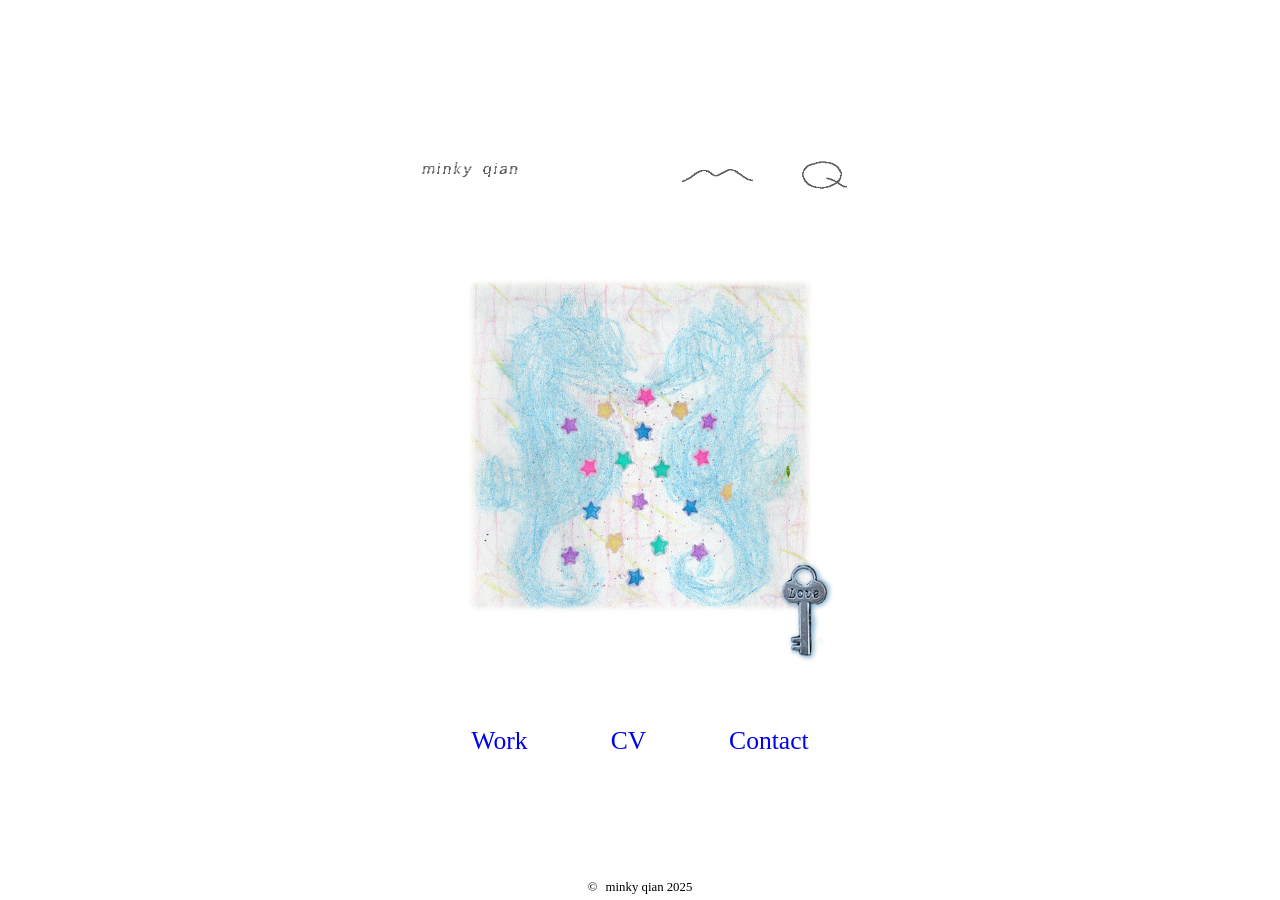
<file: minkyqian/index.html>
<!DOCTYPE html>
<html lang="ja">
  <head>
    <meta charset="UTF-8" />
    <meta name=”viewport” content=”width=device-width,initial-scale=1″>
    <link rel="stylesheet" href = "style.css">
    <title>minkyQian</title>
  <link rel="icon" href="/images/favicon.ico" type="image/x-icon">
  </head>
<body class = "center">

<header>
</header>
<!--<div style="text-align: center; display:table-cell; vertical-align:middle;margin-top: auto; margin-bottom: auto">-->
<main style="background-color: White;">
  <div class="sideBySide">
    <img src="images/minkyqian.png" alt="home-image" class= "image-vw2">
    <img src="images/mq.png" alt="home-image" class= "image-vw2">
  </div>
  <div>
    <img src="images/homepagePic.png" alt="home-image" class= "image-vw">
  </div>
</main>
  <footer>
      <br>
      <a href="./html/works.html">Work</font></a>&emsp;&emsp;&emsp;
      <a href="./html/cv.html">CV</font></a>&emsp;&emsp;&emsp;
      <a href="./html/contact.html">Contact</font></a>
     <br> <br>

  </footer>
</div>
<div class="copyright">
   minky qian 2025 
</div>
</body>
</html>
</file>
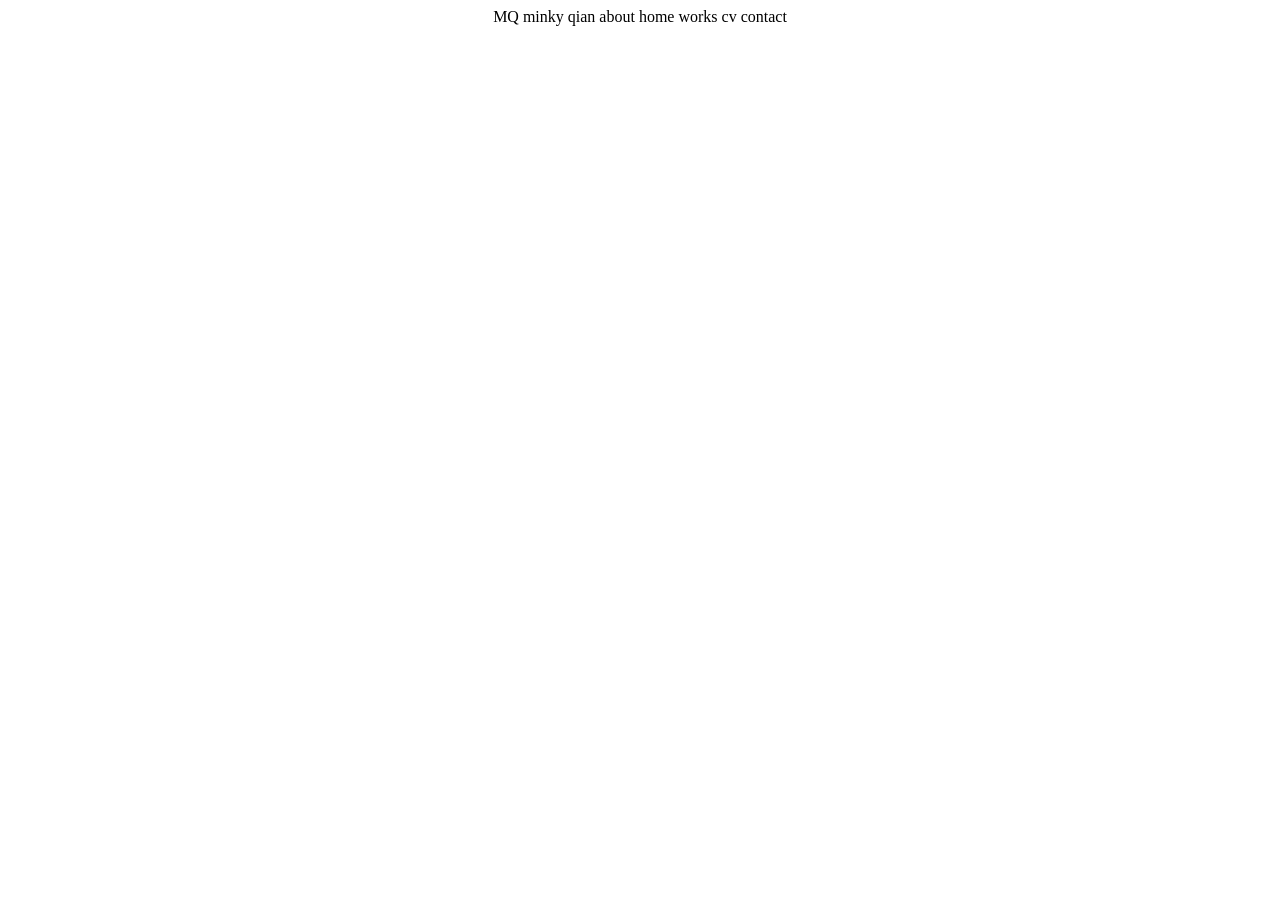
<file: homepage.html>
<!DOCTYPE html>
<html lang="ja">
<head>
<meta charset="UTF-8"/>
<title>ページタイトル</title>
</head>
<body>
<div style="text-align: center">
MQ
minky qian
about
home 
works
cv
contact
</div>
</body>
</html>
</file>
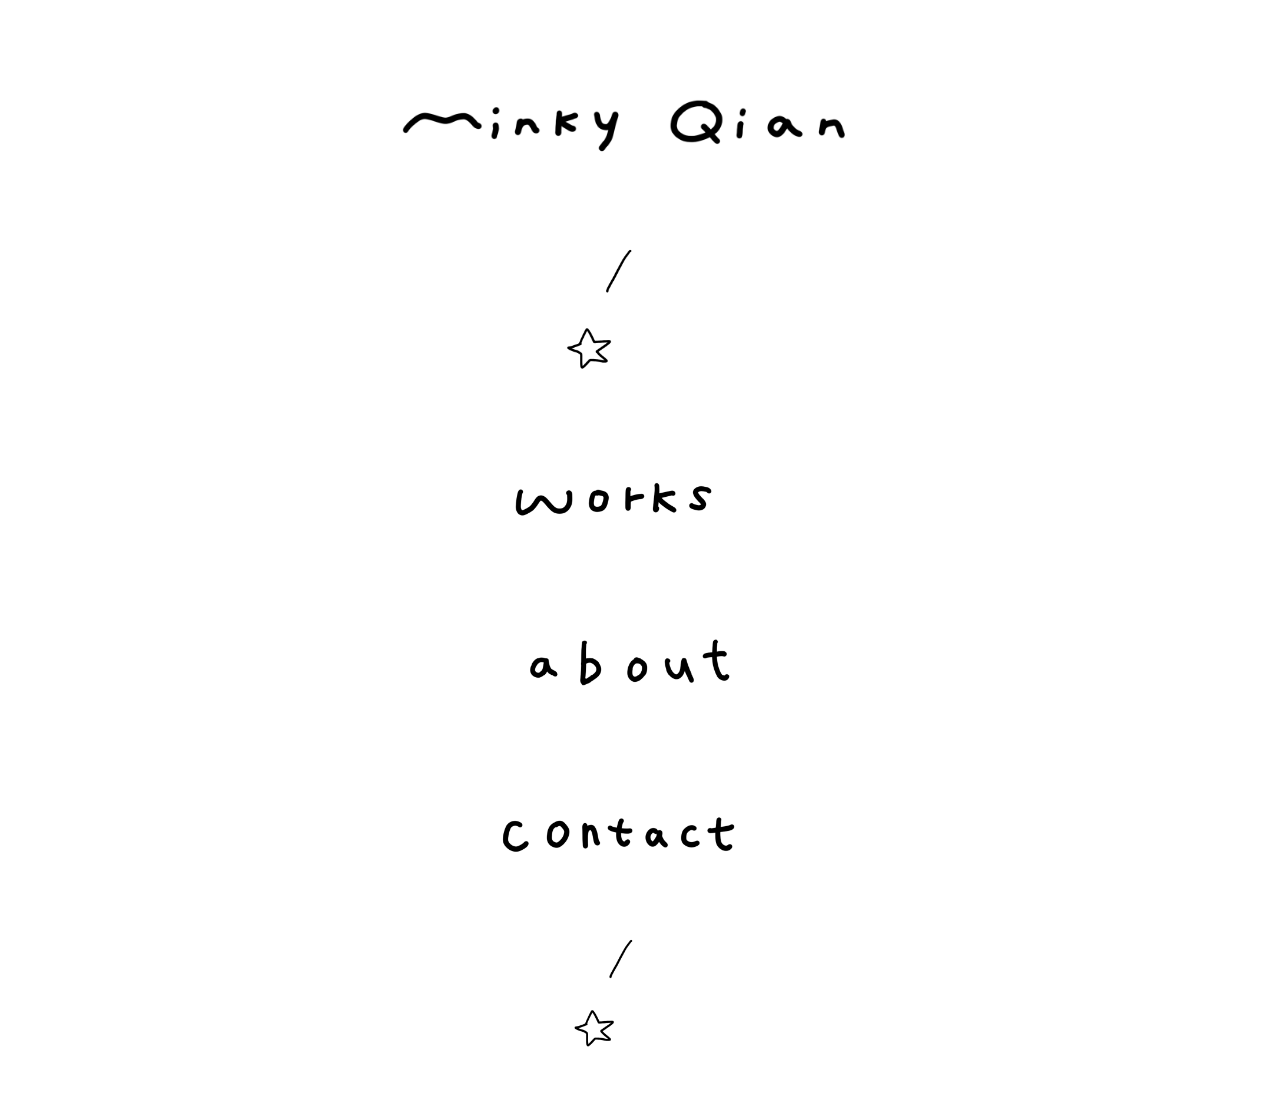
<file: transparentcave.html>
<!DOCTYPE html>
<html lang="ja">
<head>
<meta charset="UTF-8"/>
<title>ページタイトル</title>
</head>
<body>
<div style="text-align: center">
<img src="picture/top/top_minkyQian.png" alt="about" width ="600"><br>
<img src="picture/top/top_star.png" alt="about" width ="500"><br>
<a href="html/works.html"><img src="picture/top/top_works.png" alt="works" width ="450"></a><br>
<img src="picture/top/top_about.png" alt="about" width ="450"><br>
<a href="html/contact.html"><img src="picture/top/top_contact.png" alt="contact" width ="450"></a><br>
<img src="picture/top/top_star.png" alt="about" width ="450"><br>
</div>
</body>
</html>
</file>
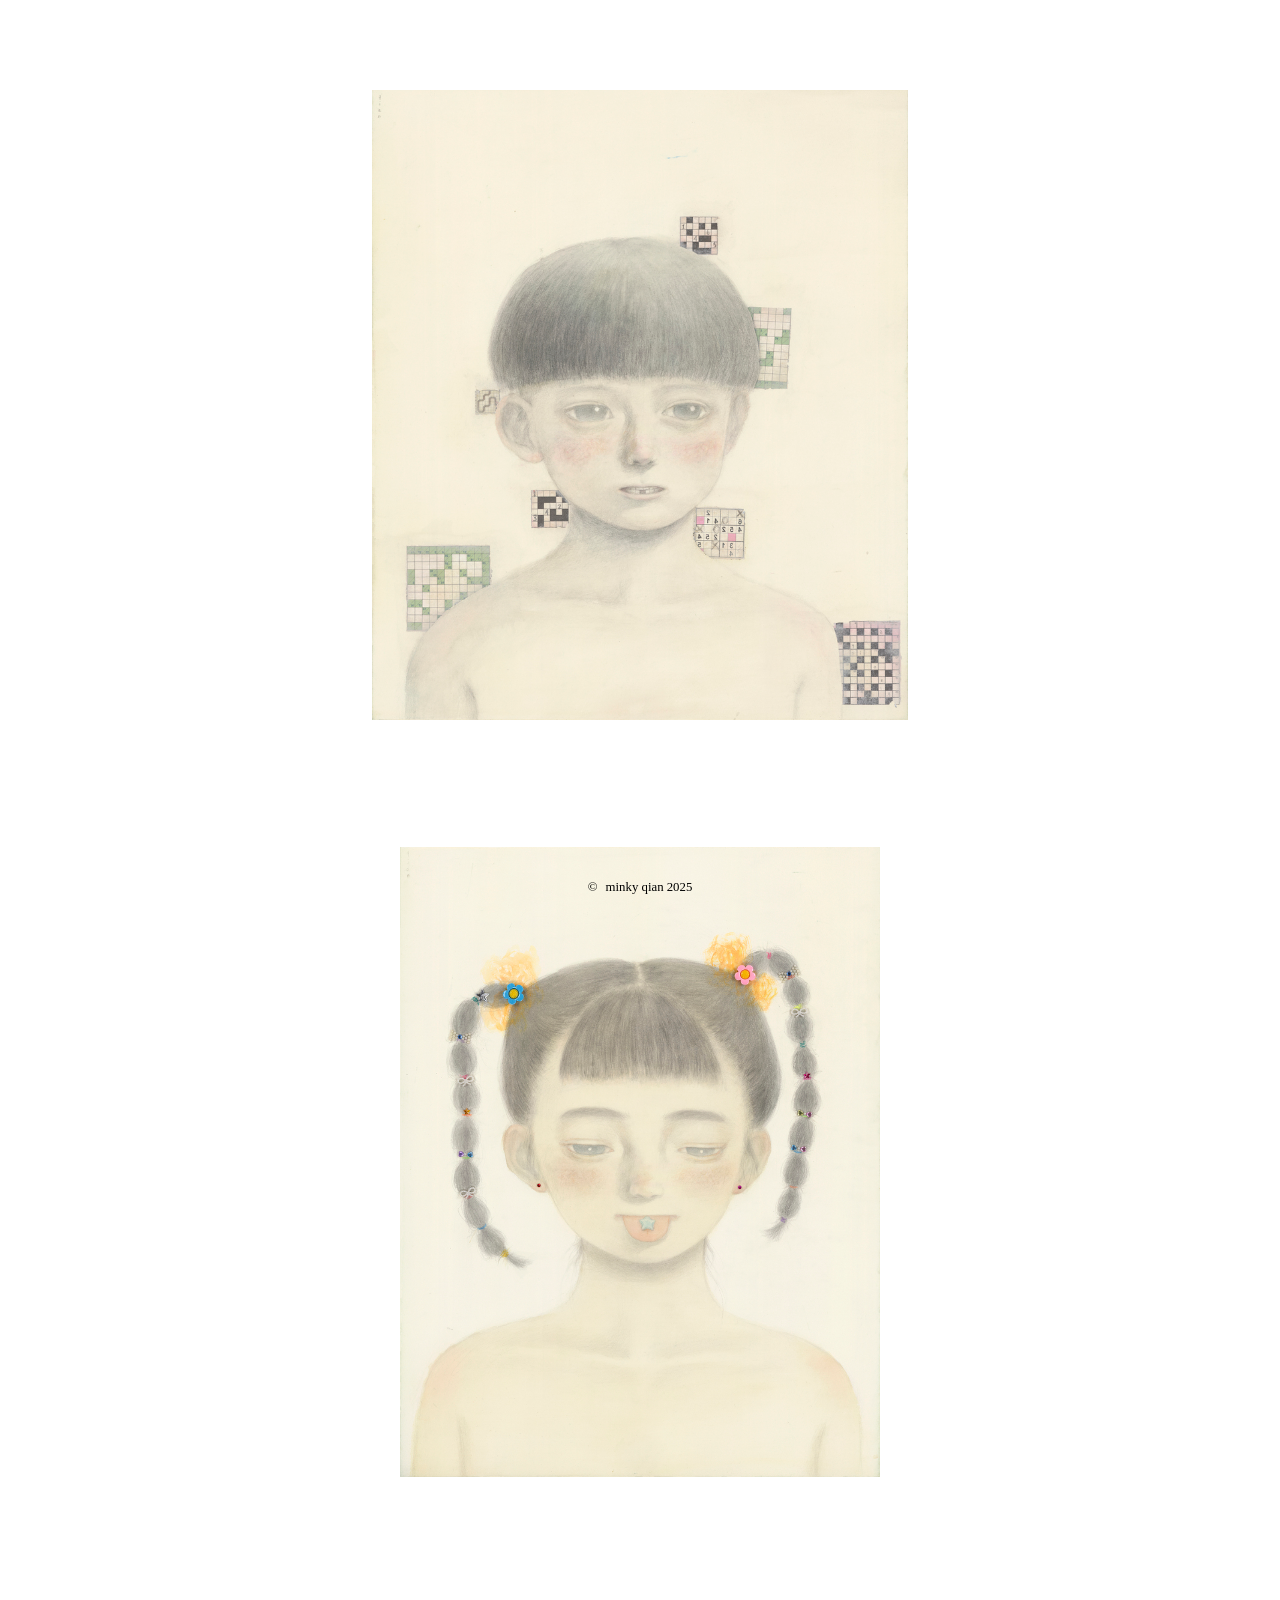
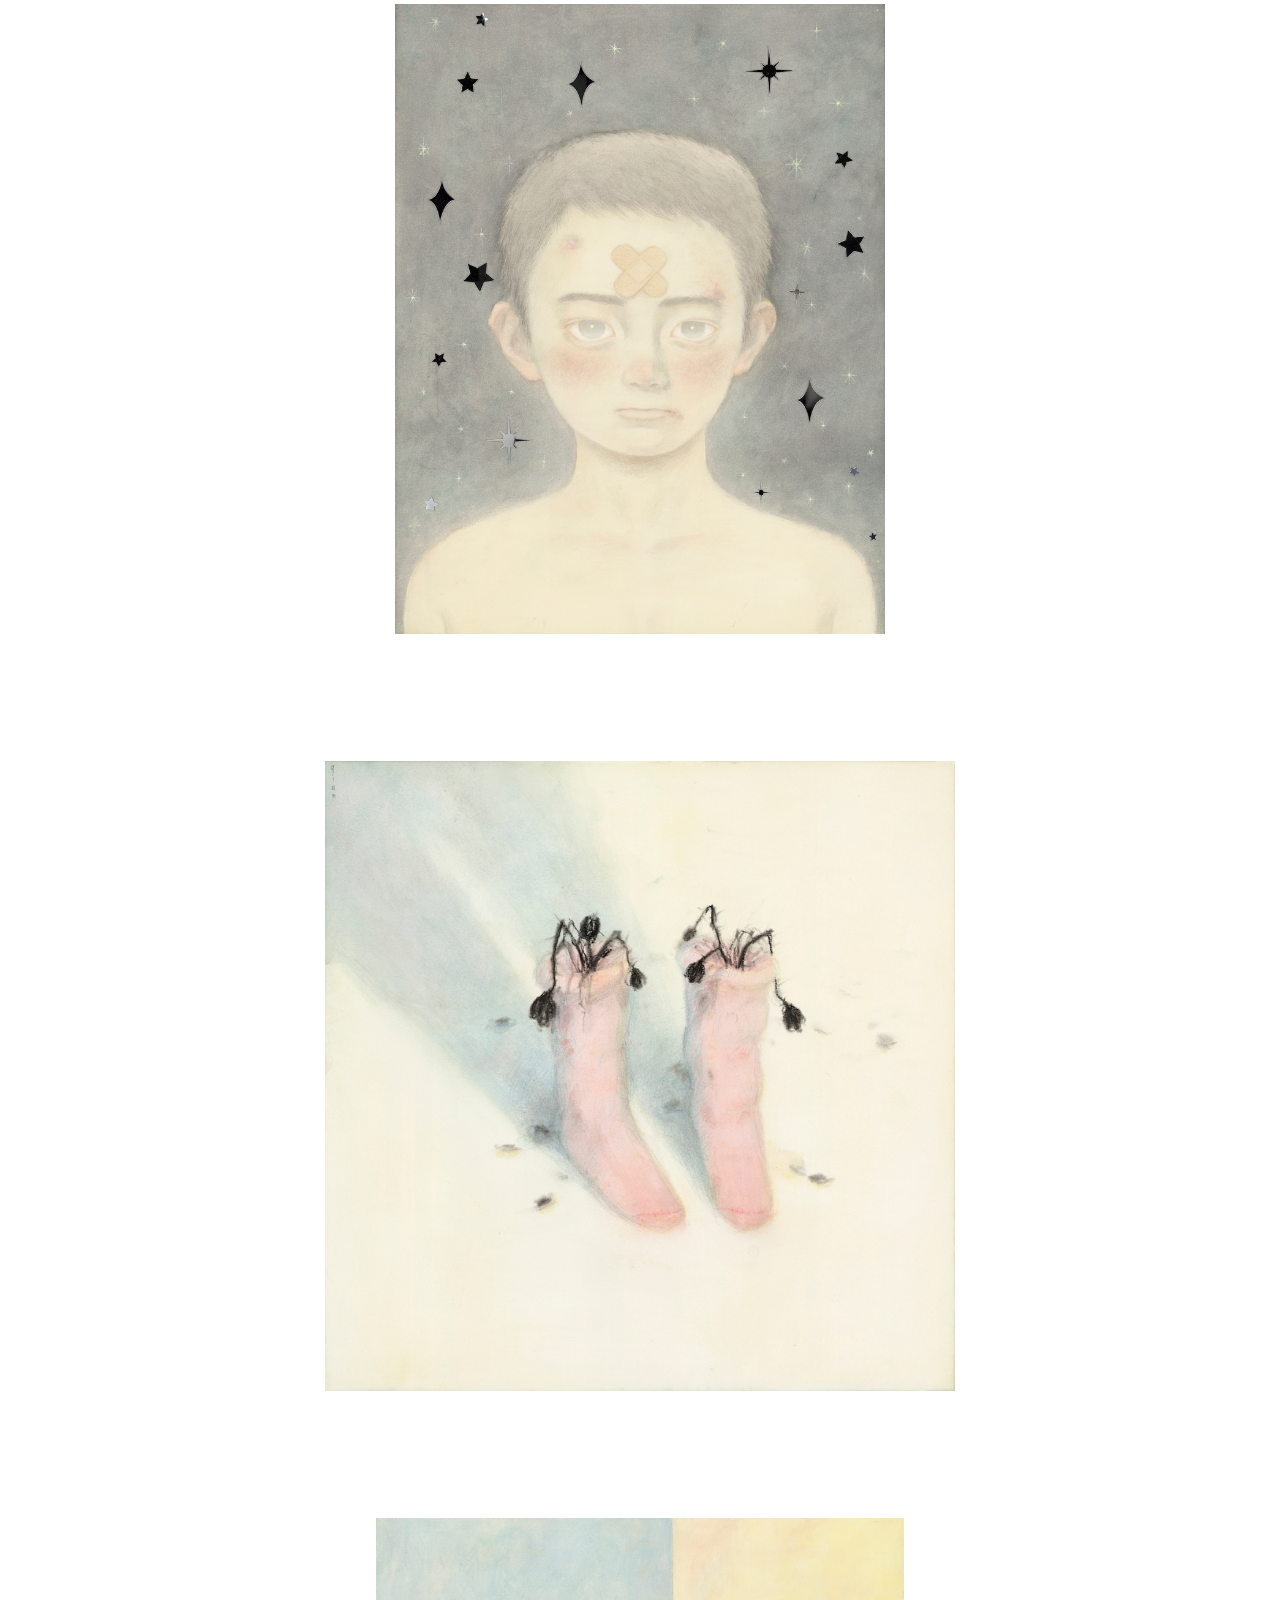
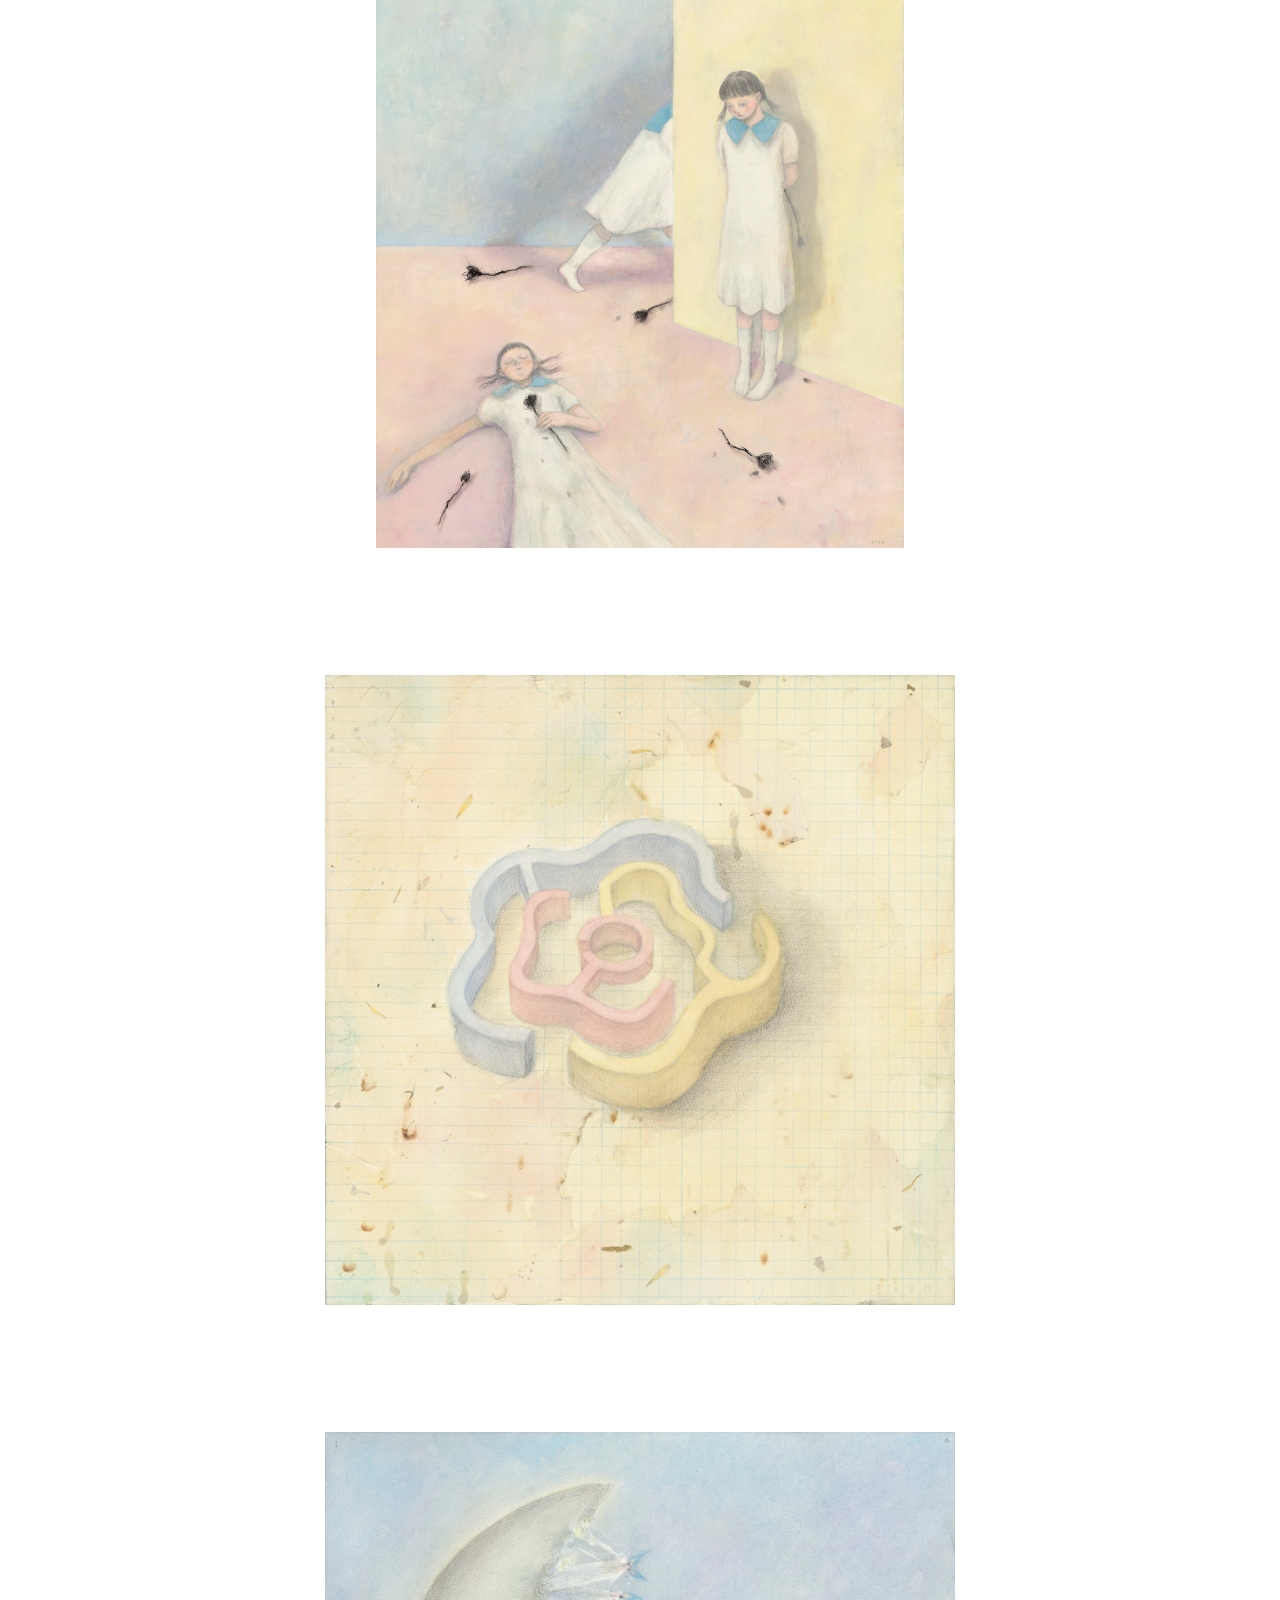
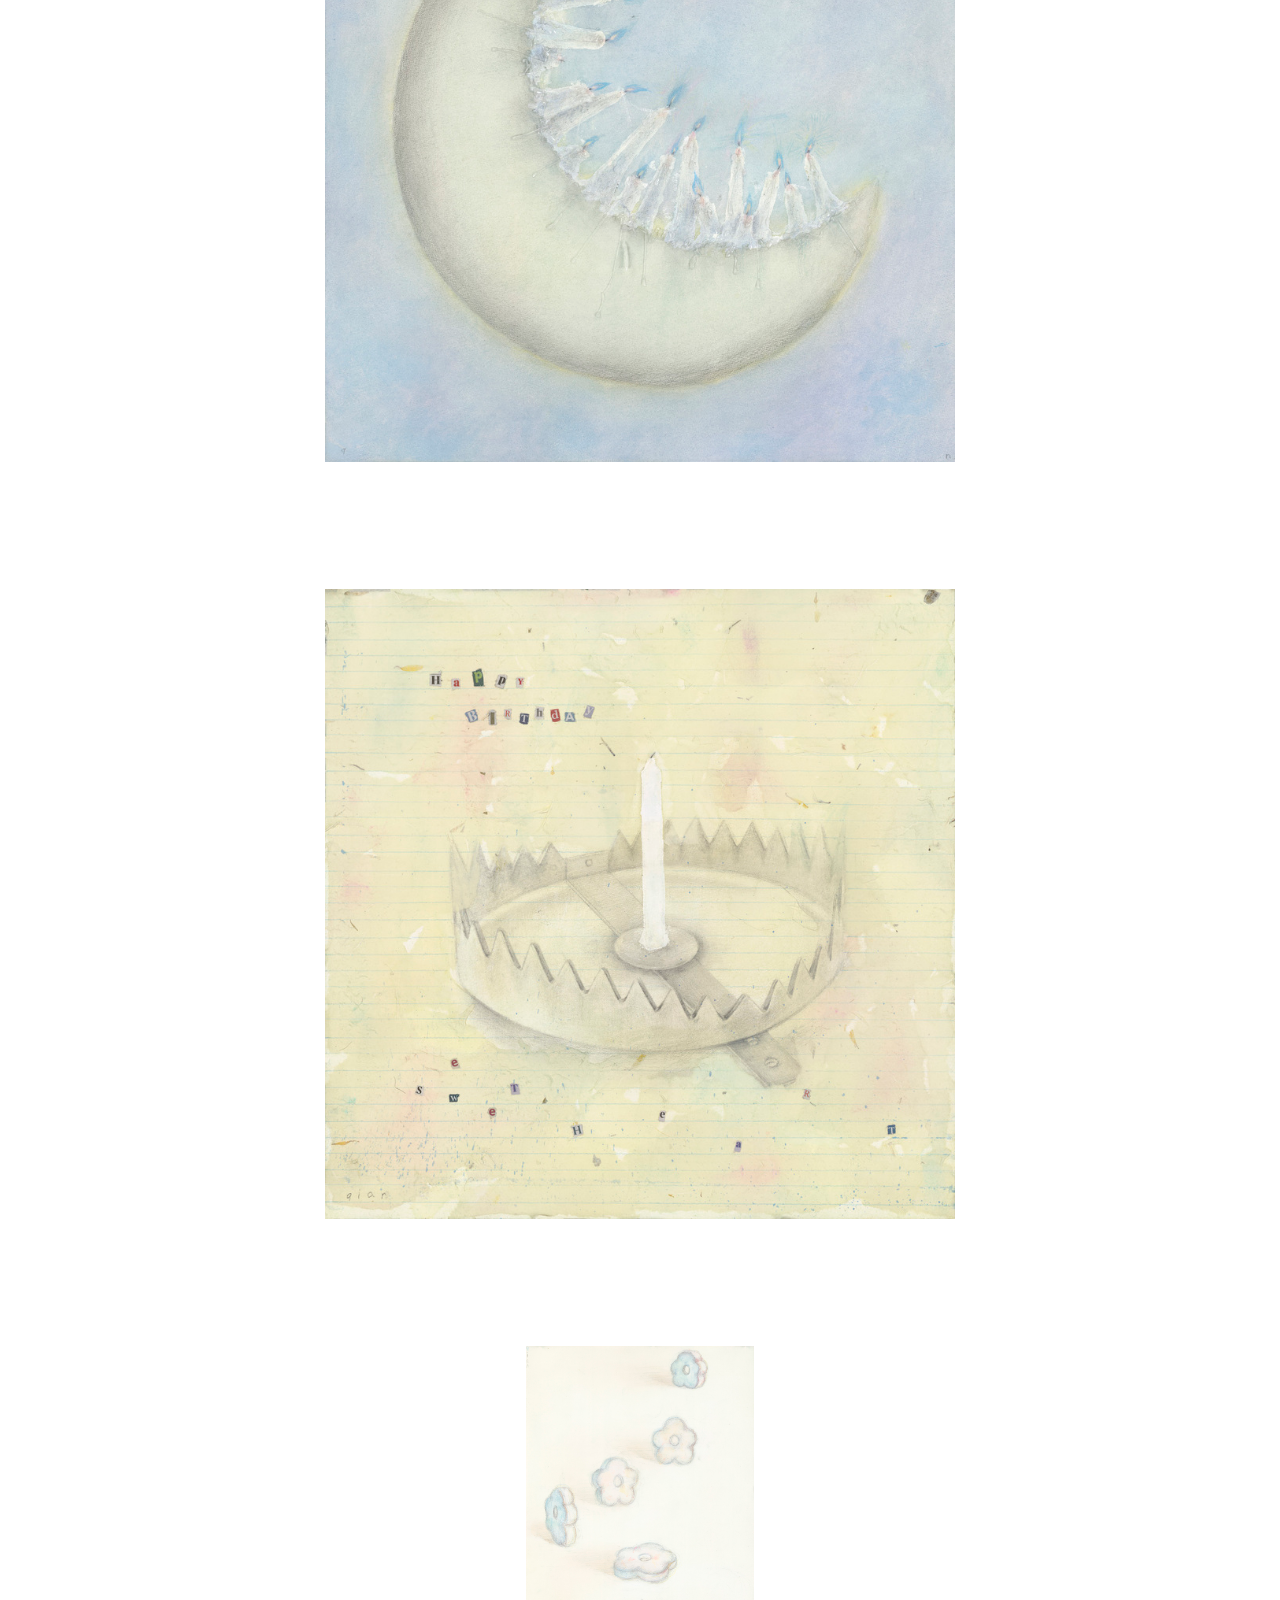
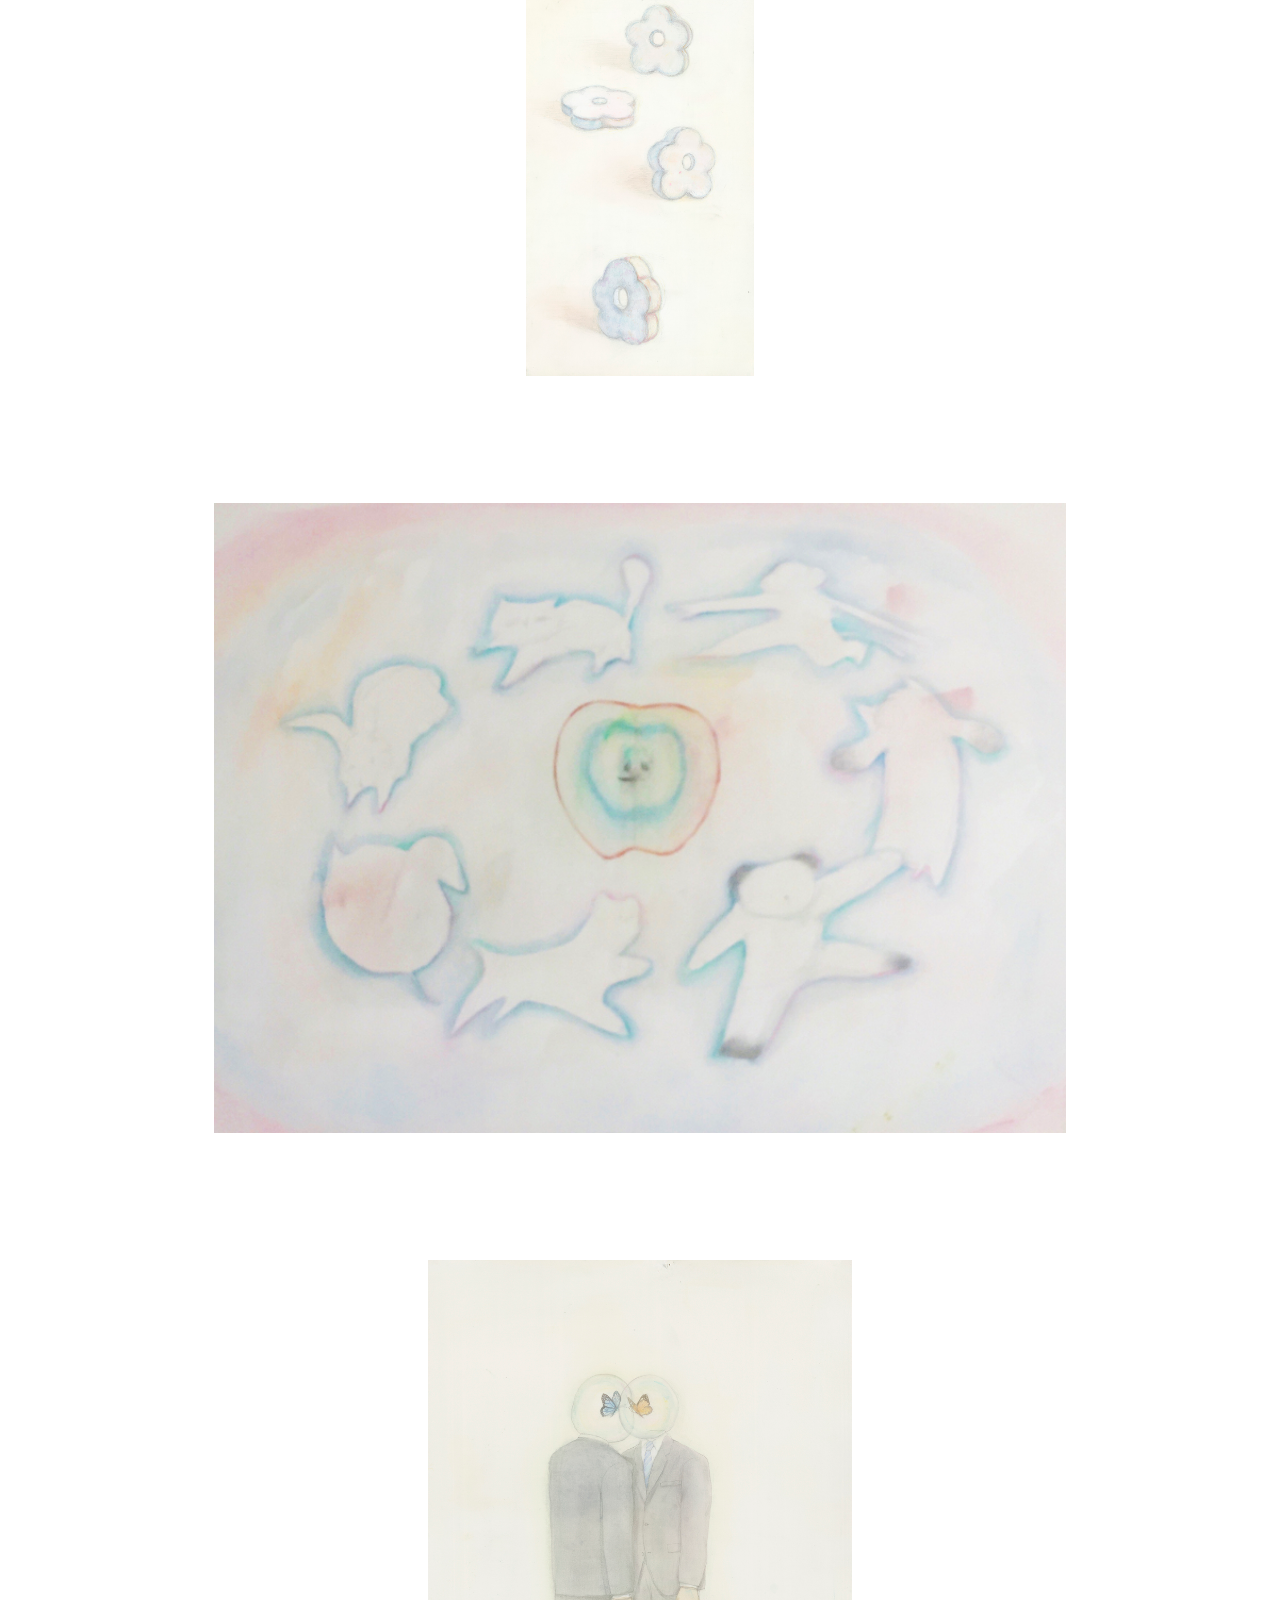
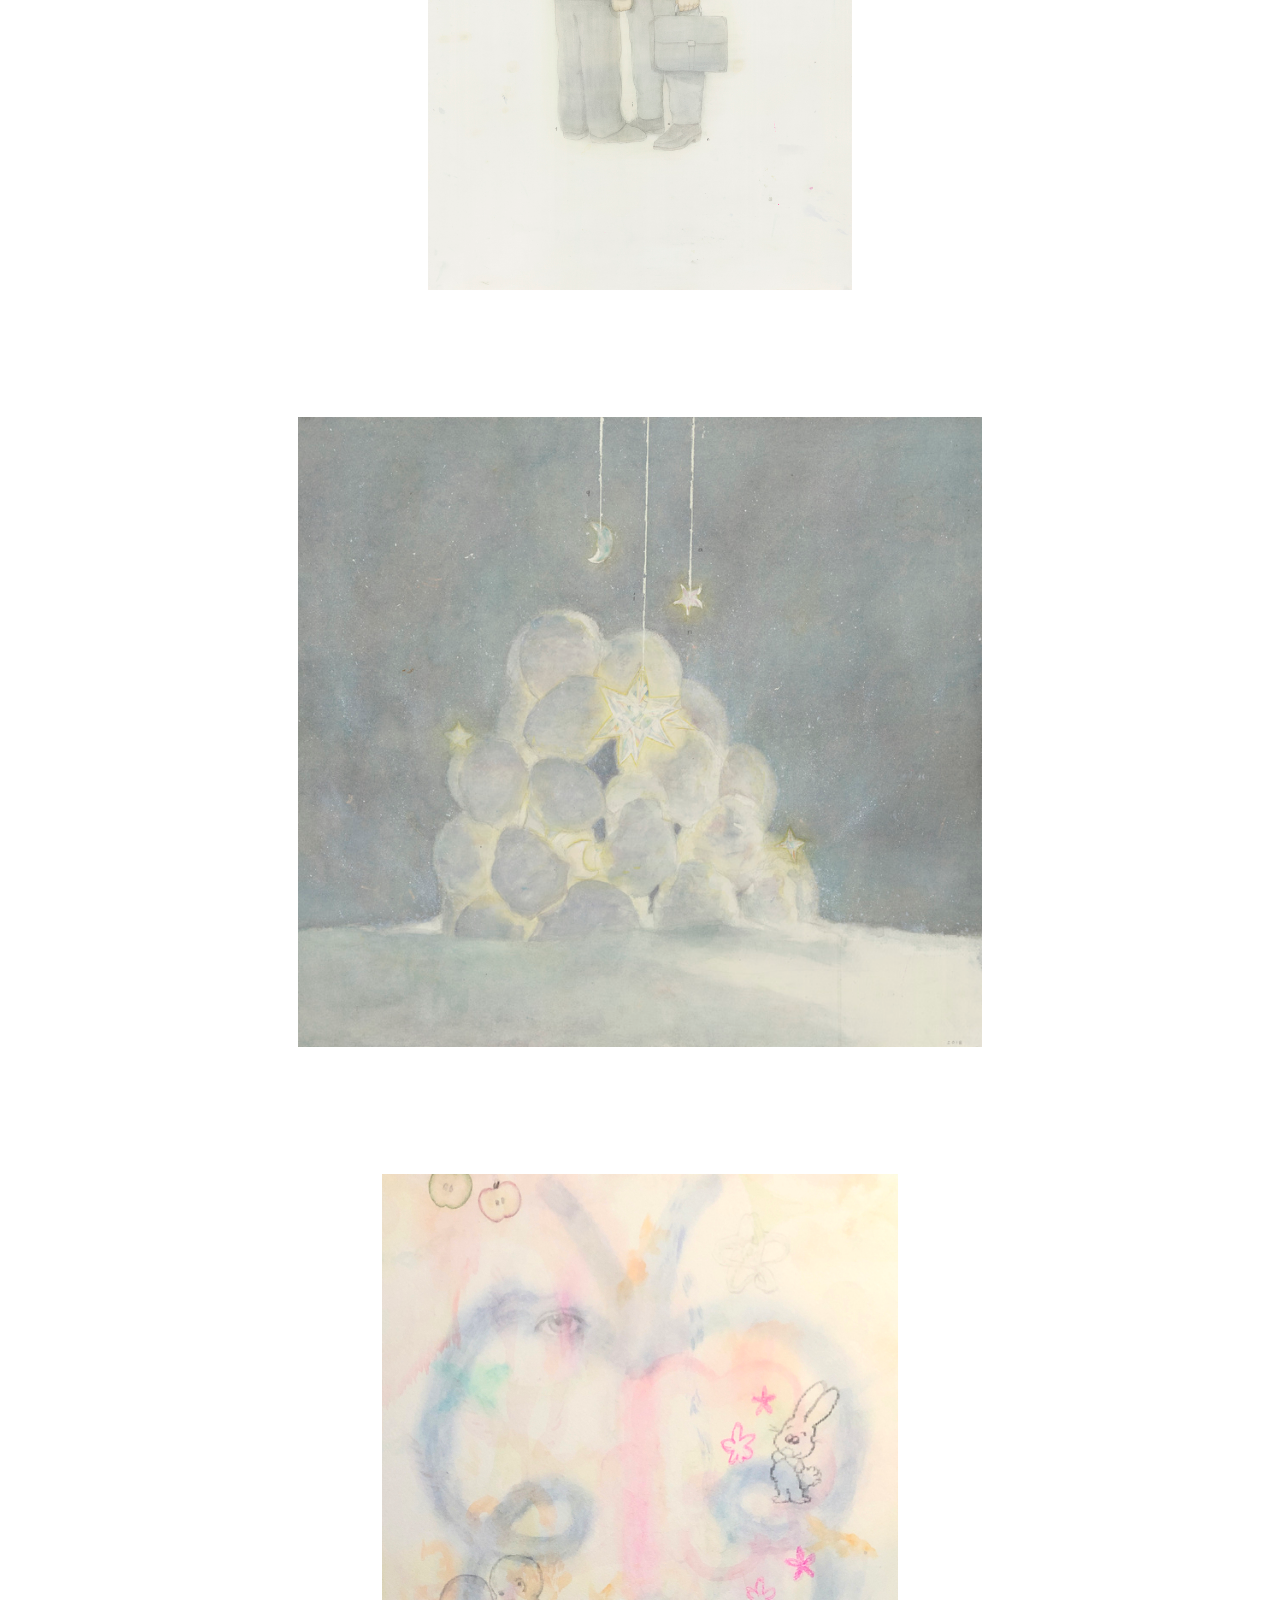
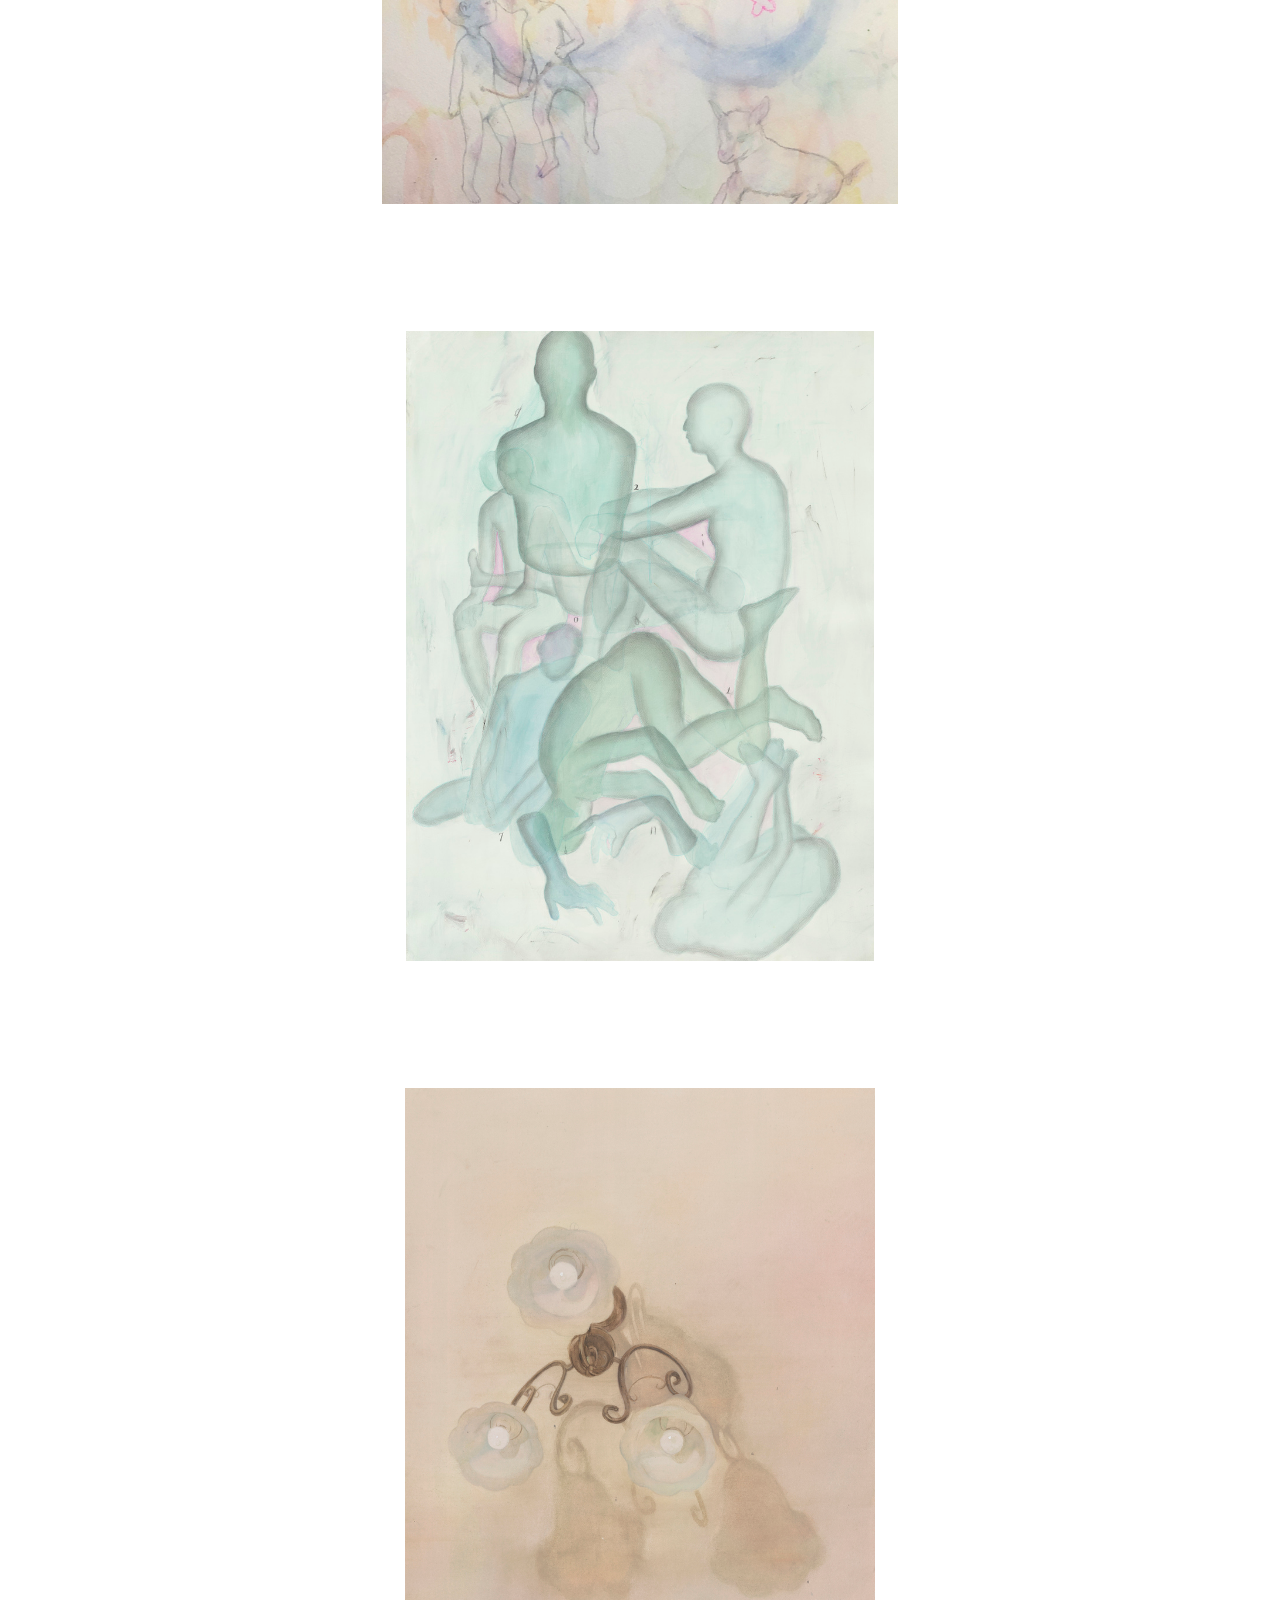
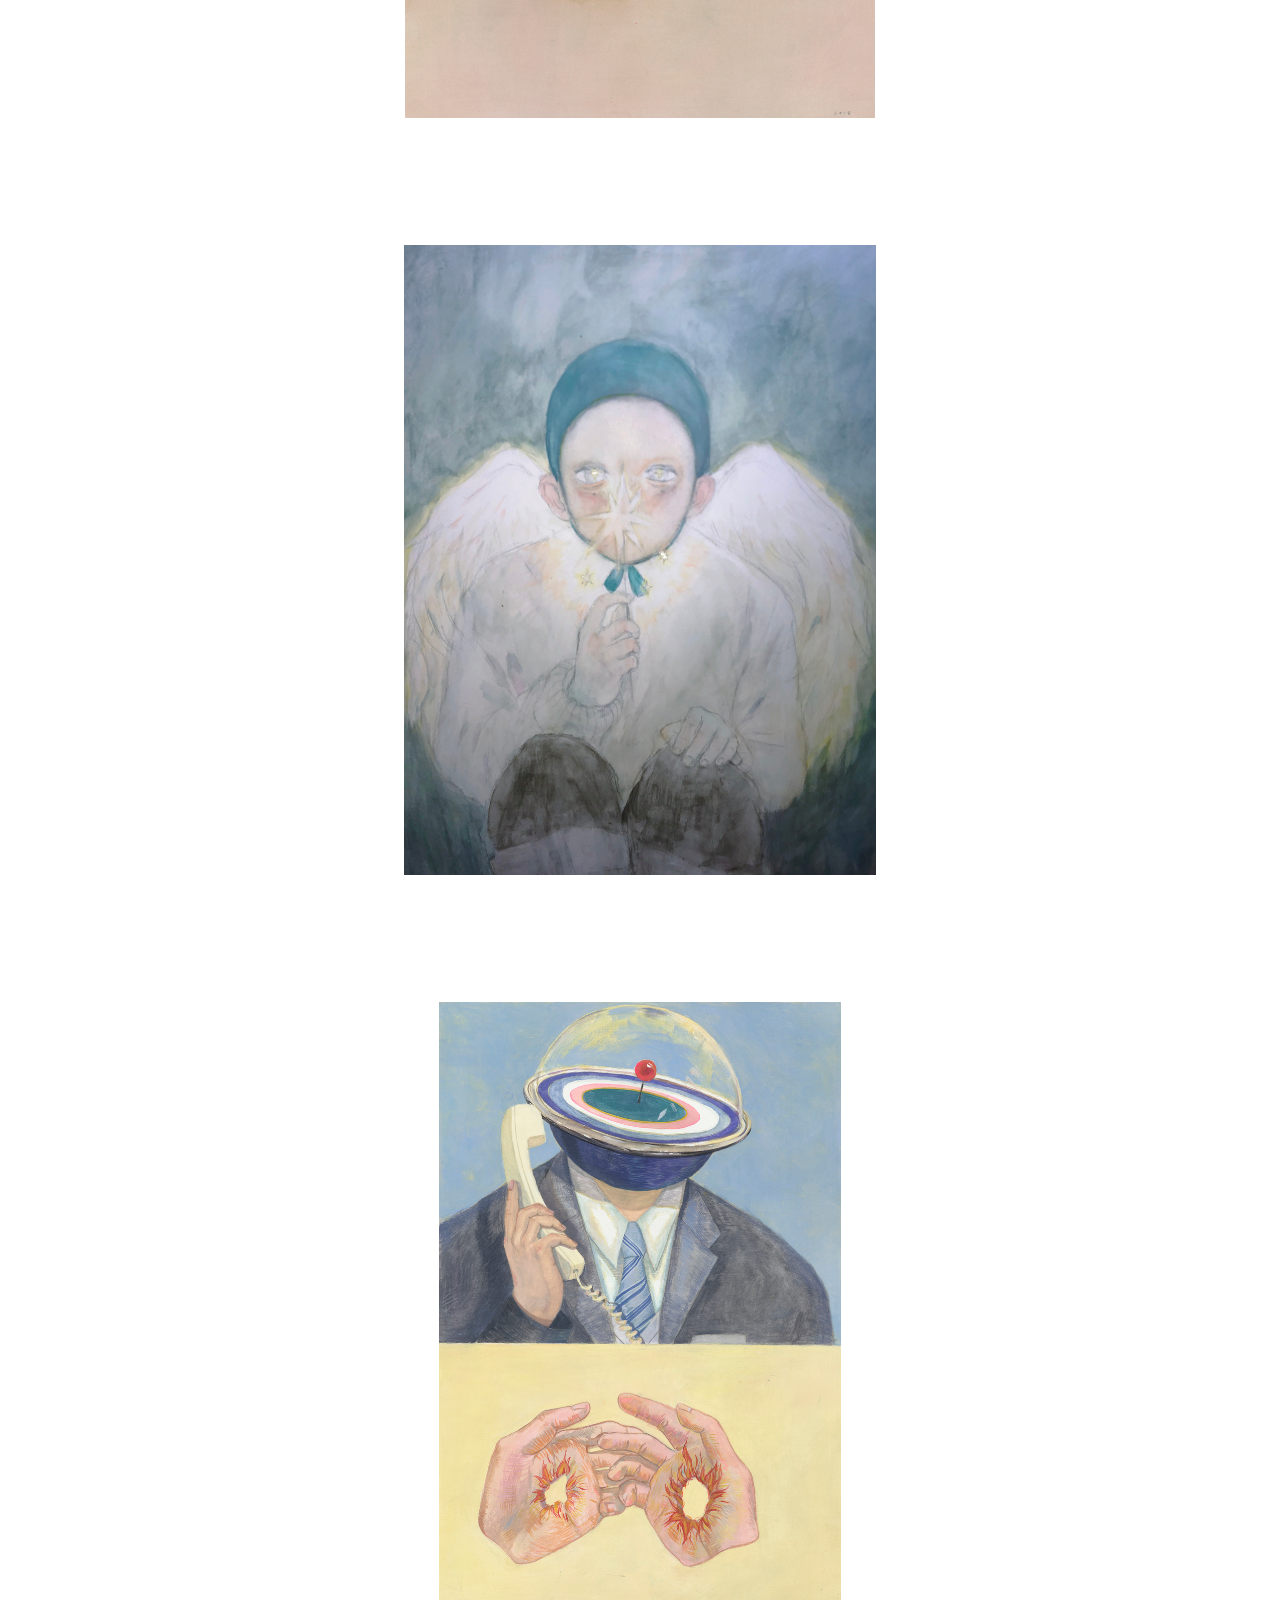
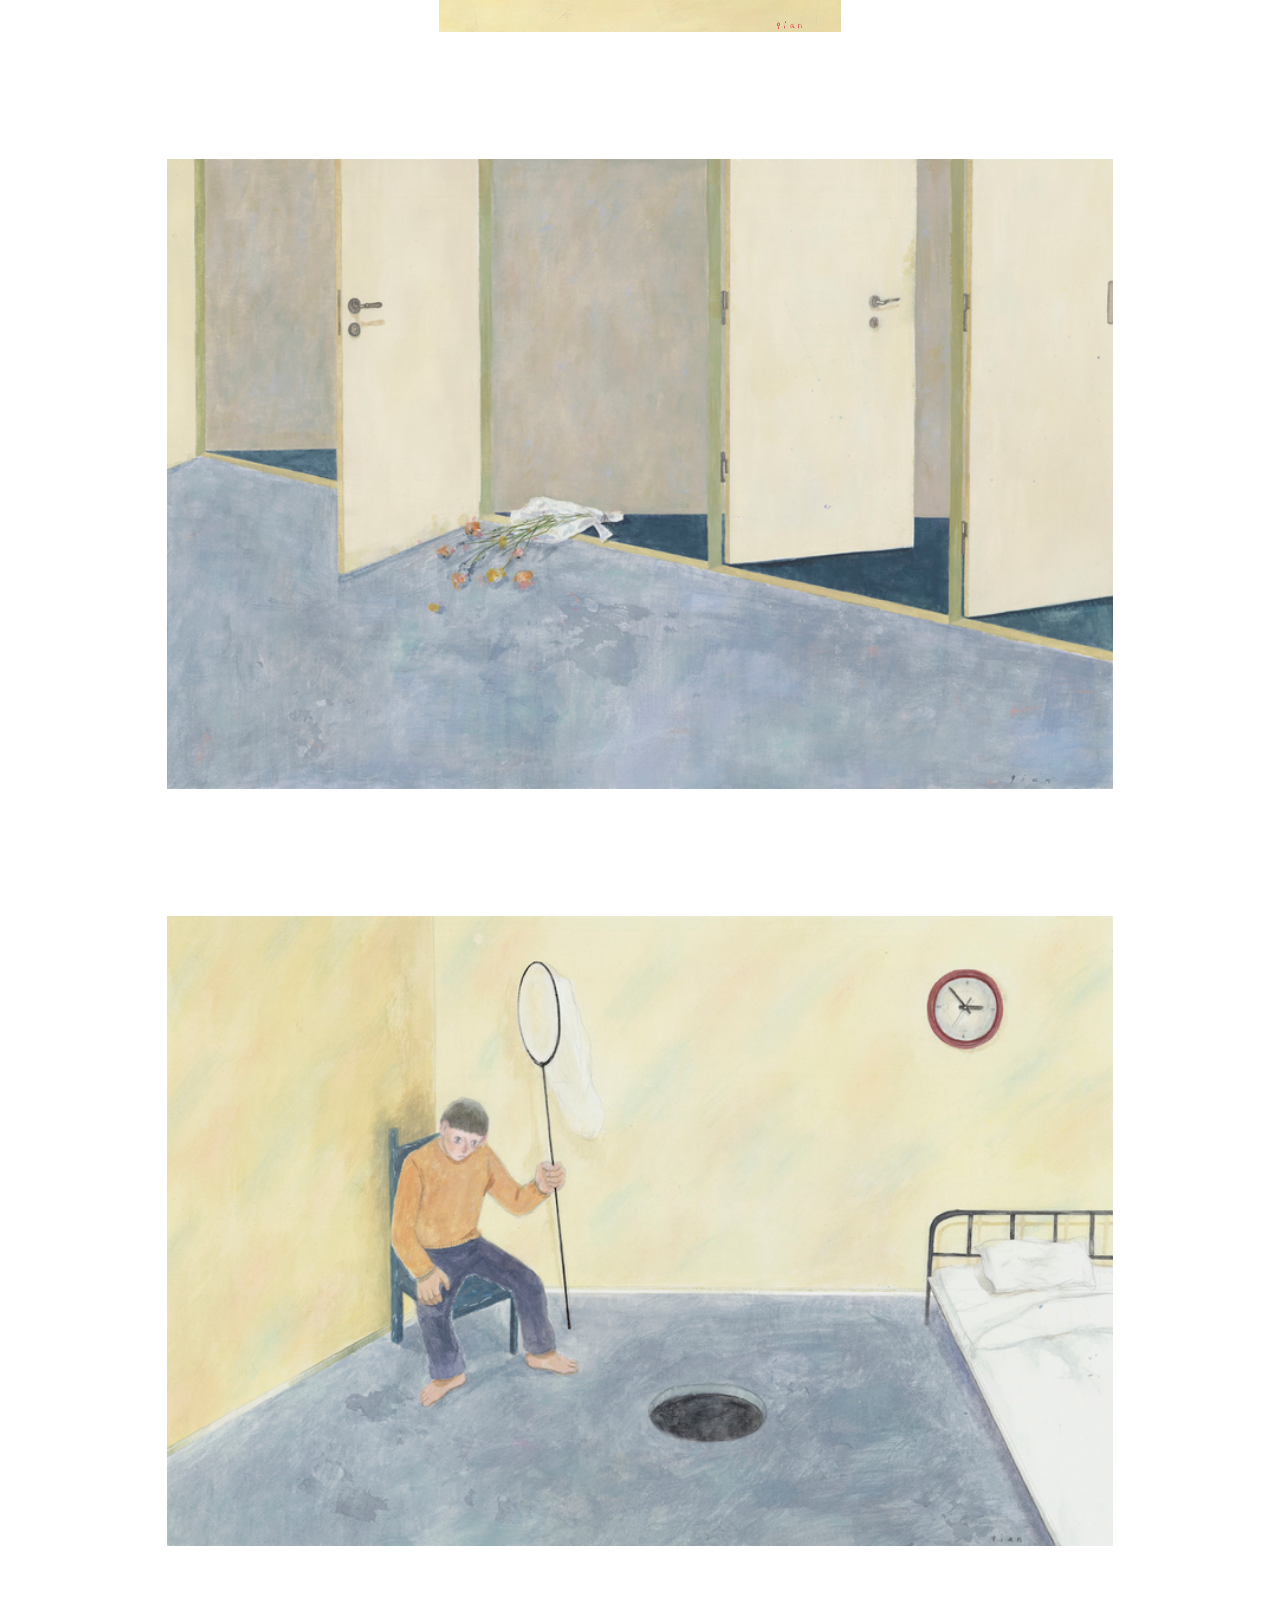
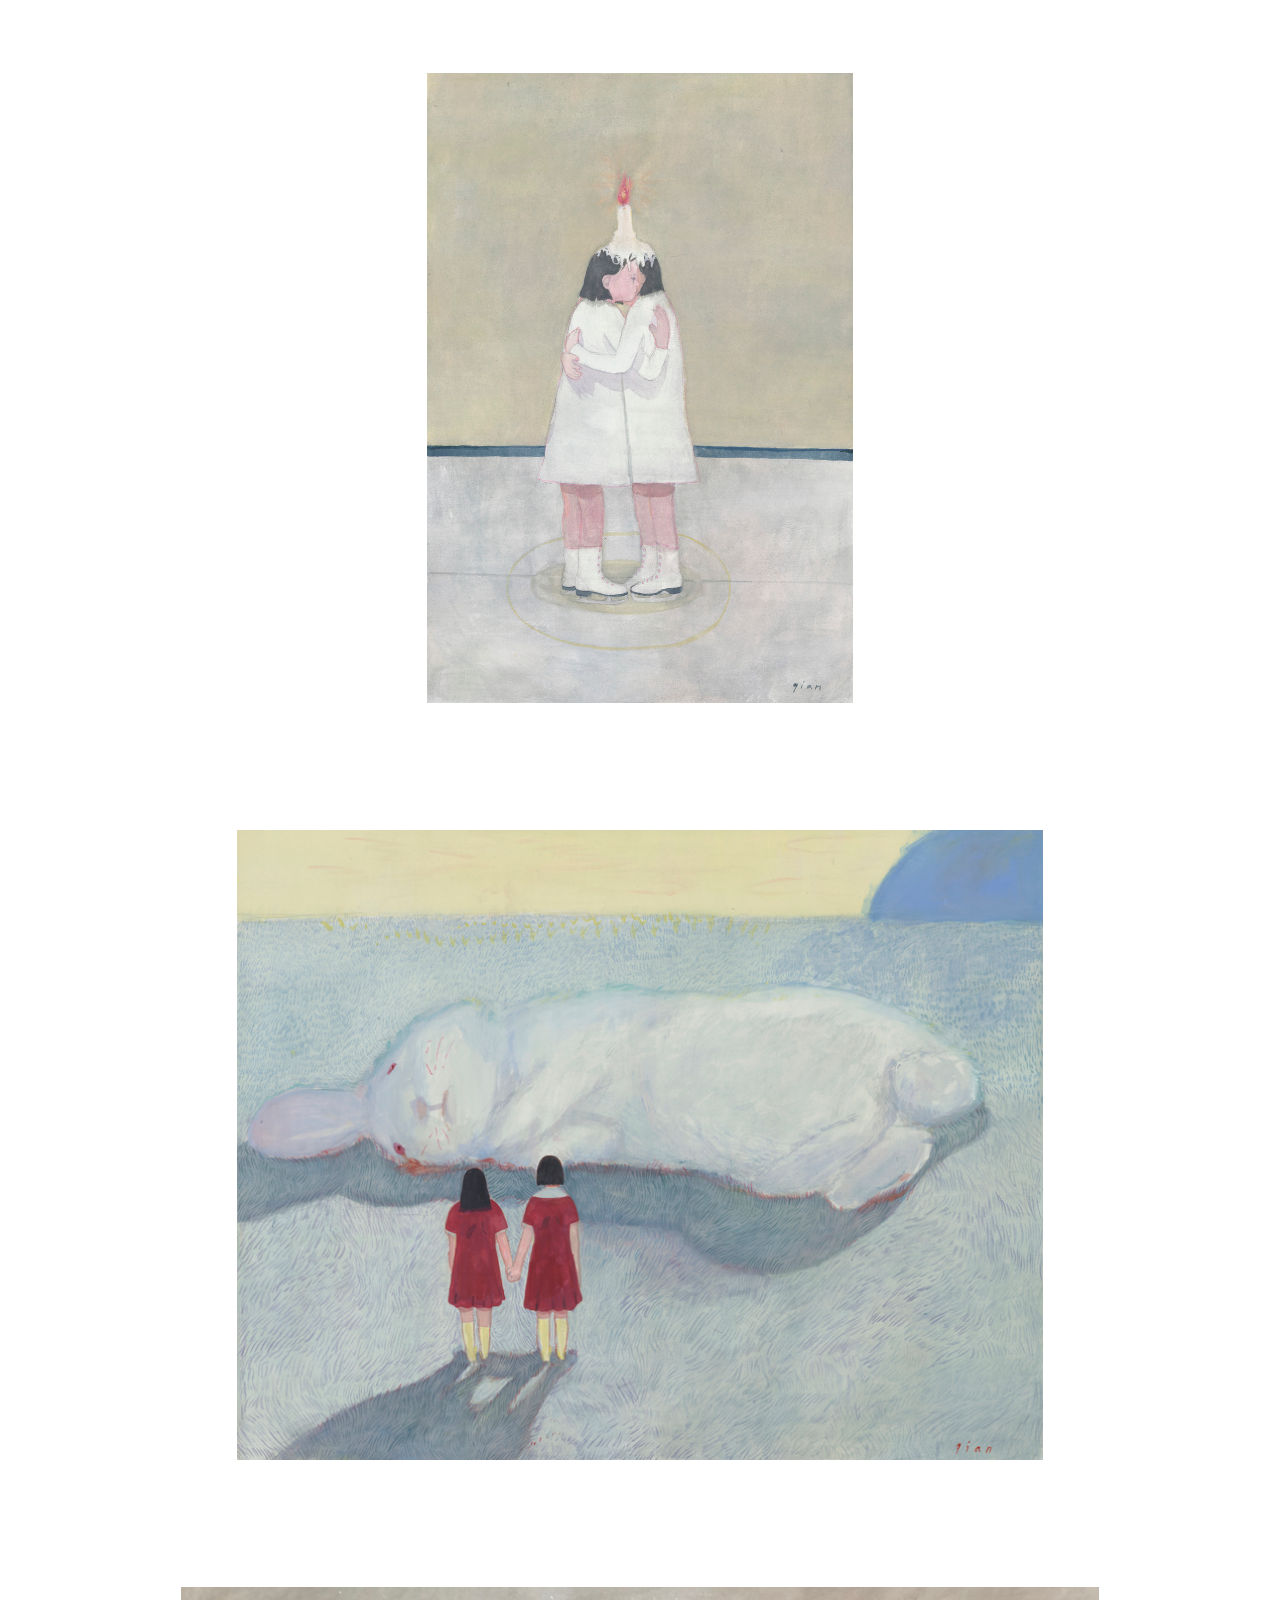
<file: html/2018_2019.html>
<!DOCTYPE html>
<html lang="ja">
  <head>
    <meta charset="UTF-8" />
    <meta name="viewport" content="width=device-width, initial-scale=1" />
    <link rel="stylesheet" href="../style.css" />
    <title>2018~2019</title>
    <link rel="icon" href="../images/favicon.ico" type="image/x-icon">
  </head>
  <body>
    <div align="center">
      <br /><br /><br />
      <div id="image-container"></div>
      <div class="copyright">
        minky qian 2025
      </div>
      <a href="works.html">Back</a>
      <br /><br /><br /><br /><br />
      
      <script>
        const imageContainer = document.getElementById("image-container");
        const numImages = 23;
        const screenWidth = window.innerWidth;
        const screenHeight = window.innerHeight;
        for (let i = 1; i <= numImages; i++) {
          const img = document.createElement("img");
          img.src = `../images/2018_2019/${i}.jpg`;

          // Apply different styles based on device type
          if (screenWidth / screenHeight > 1 / 1) {
            // PC
            img.style.width = "auto";
            img.style.height = "70vh";
          } else {
            // Phone
            img.style.width = "100vw";
            img.style.height = "auto";
          }

          imageContainer.appendChild(img);

          for (let j = 0; j < 5; j++) {
            const br = document.createElement("br");
            imageContainer.appendChild(br);
          }
        }
      </script>
    </div>
  </body>
</html>
</file>
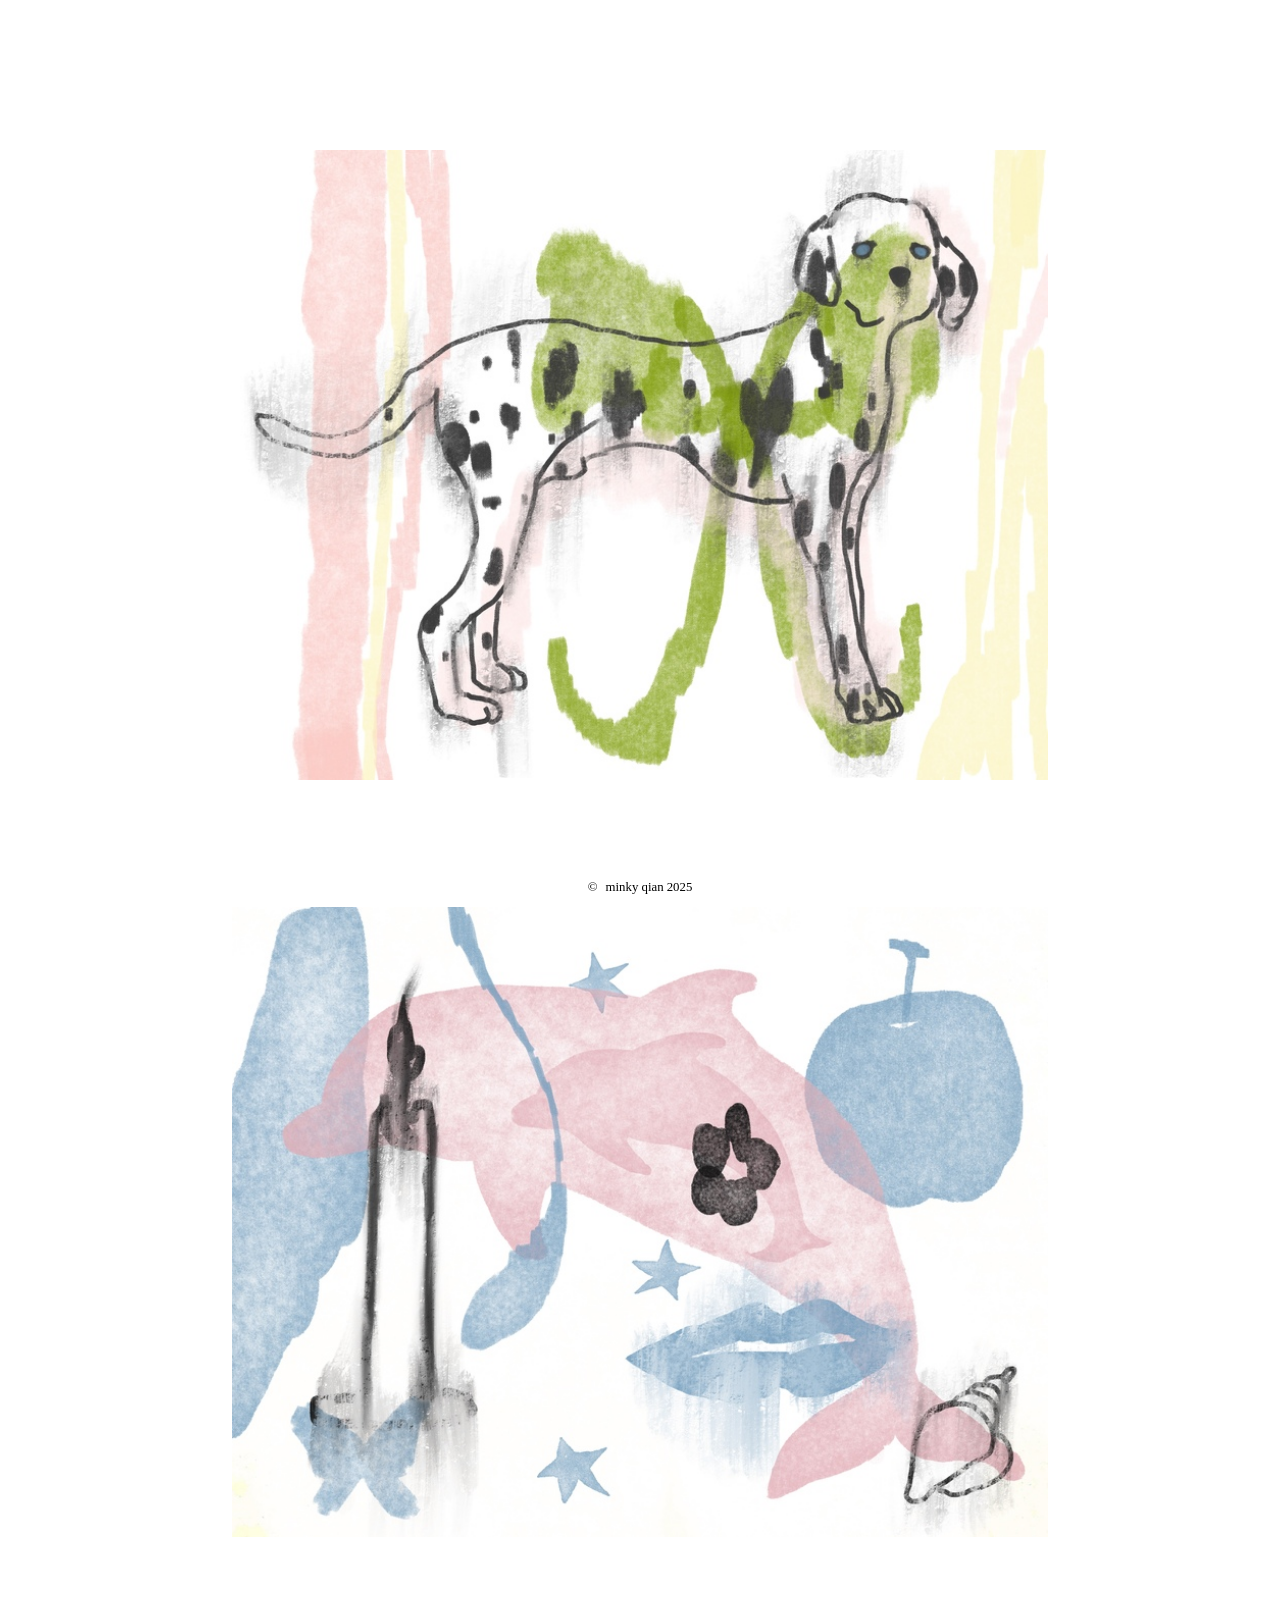
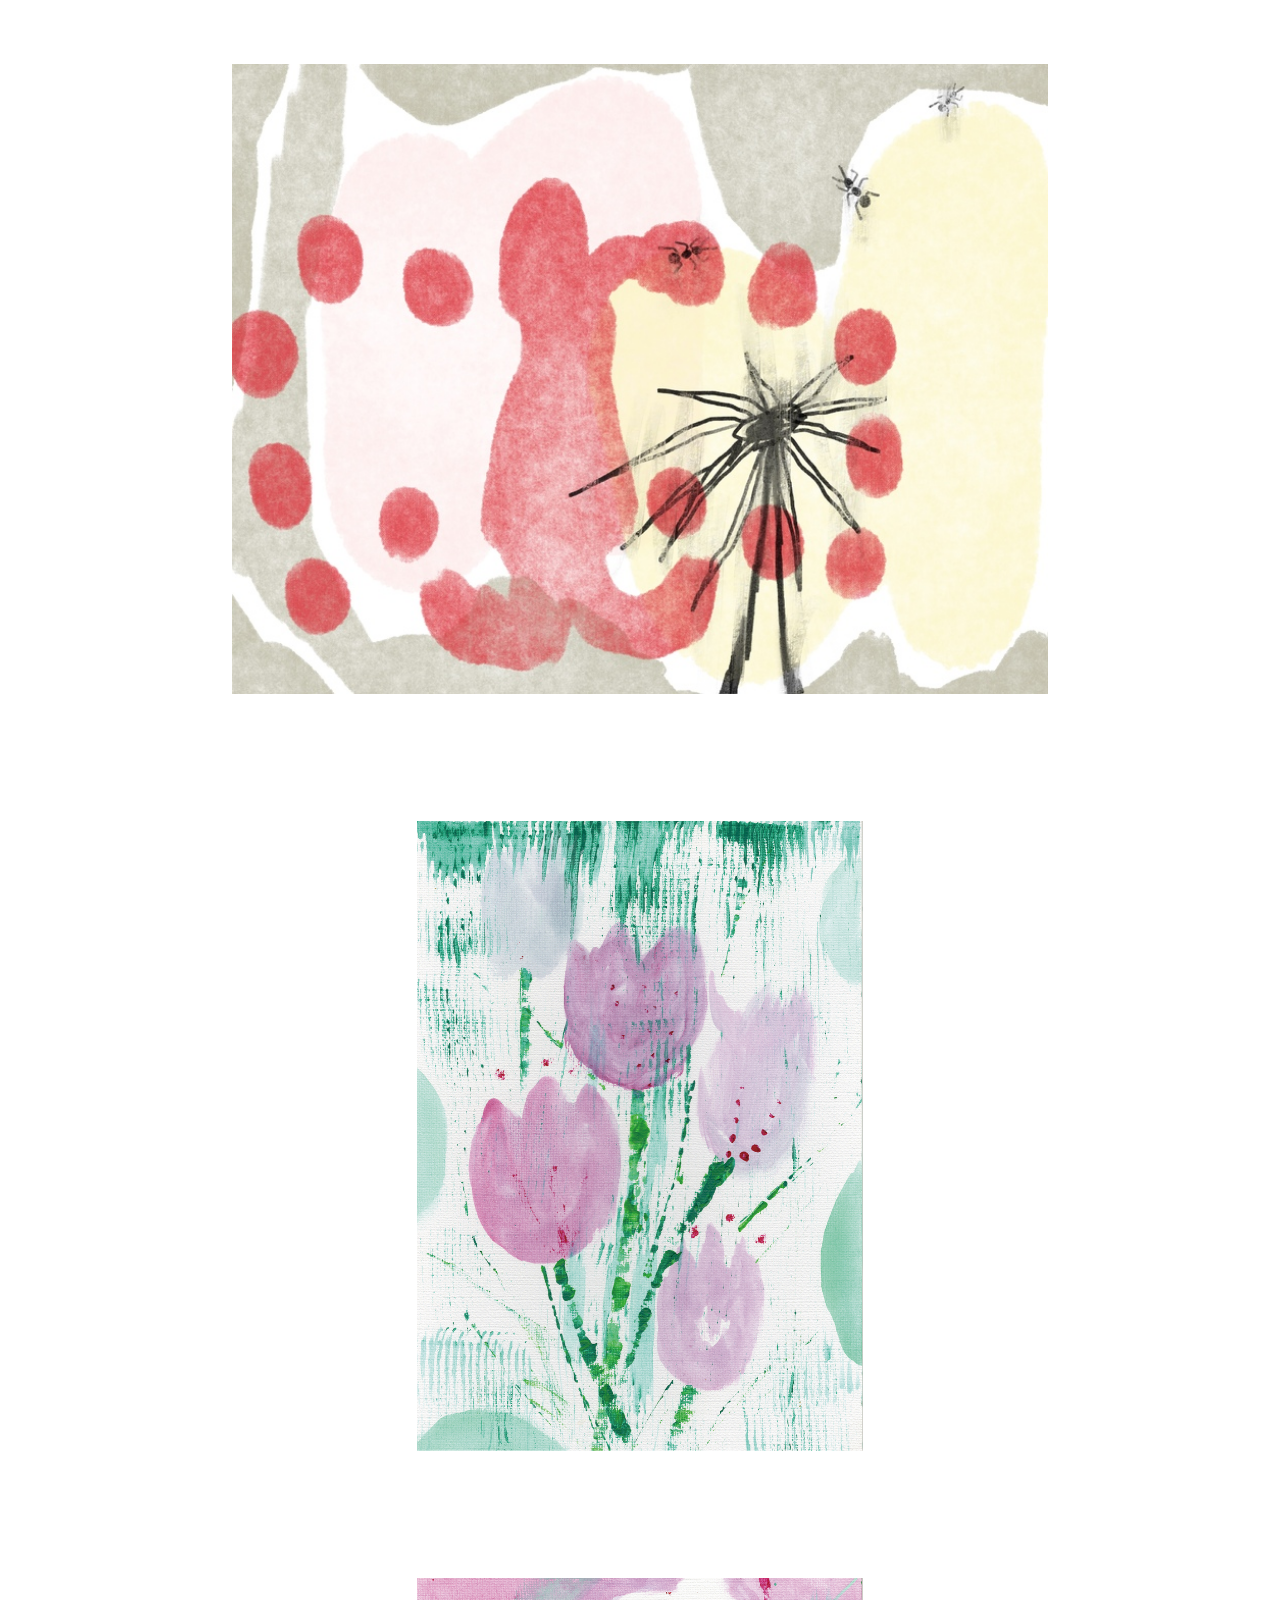
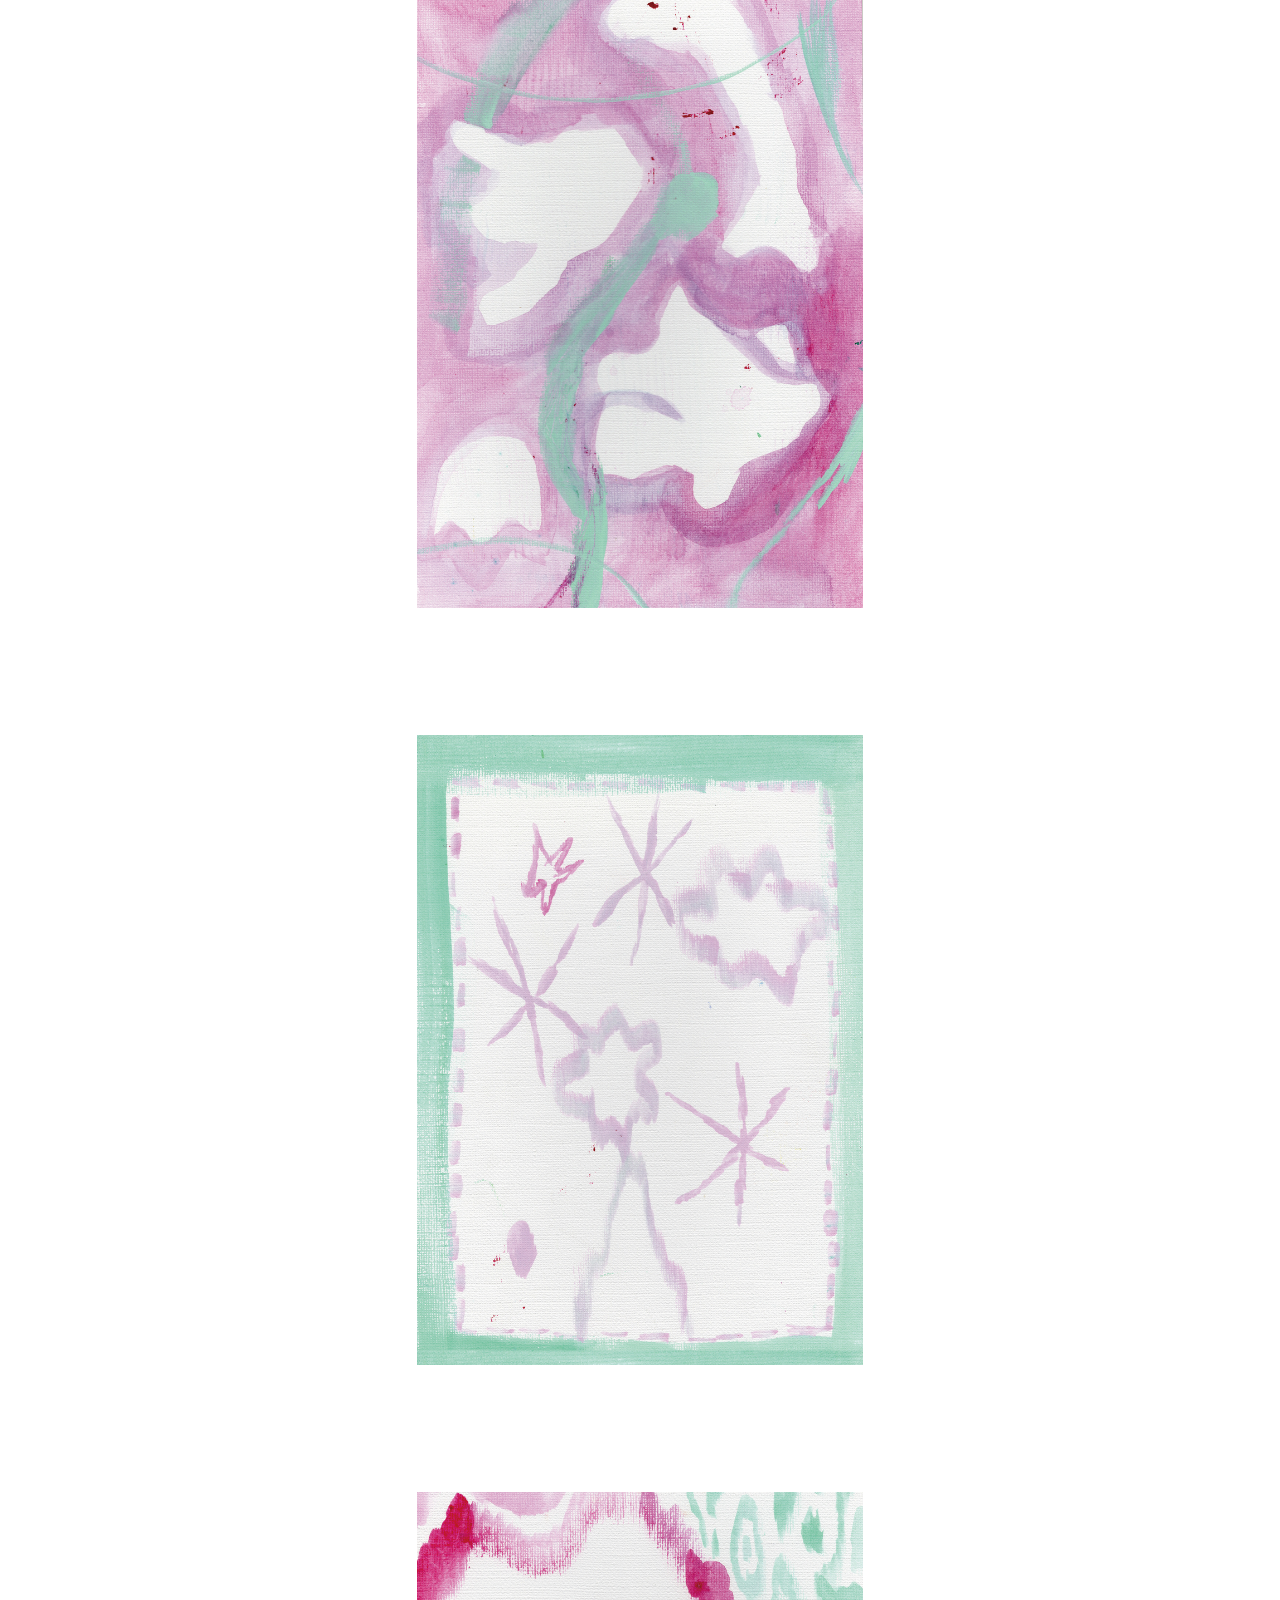
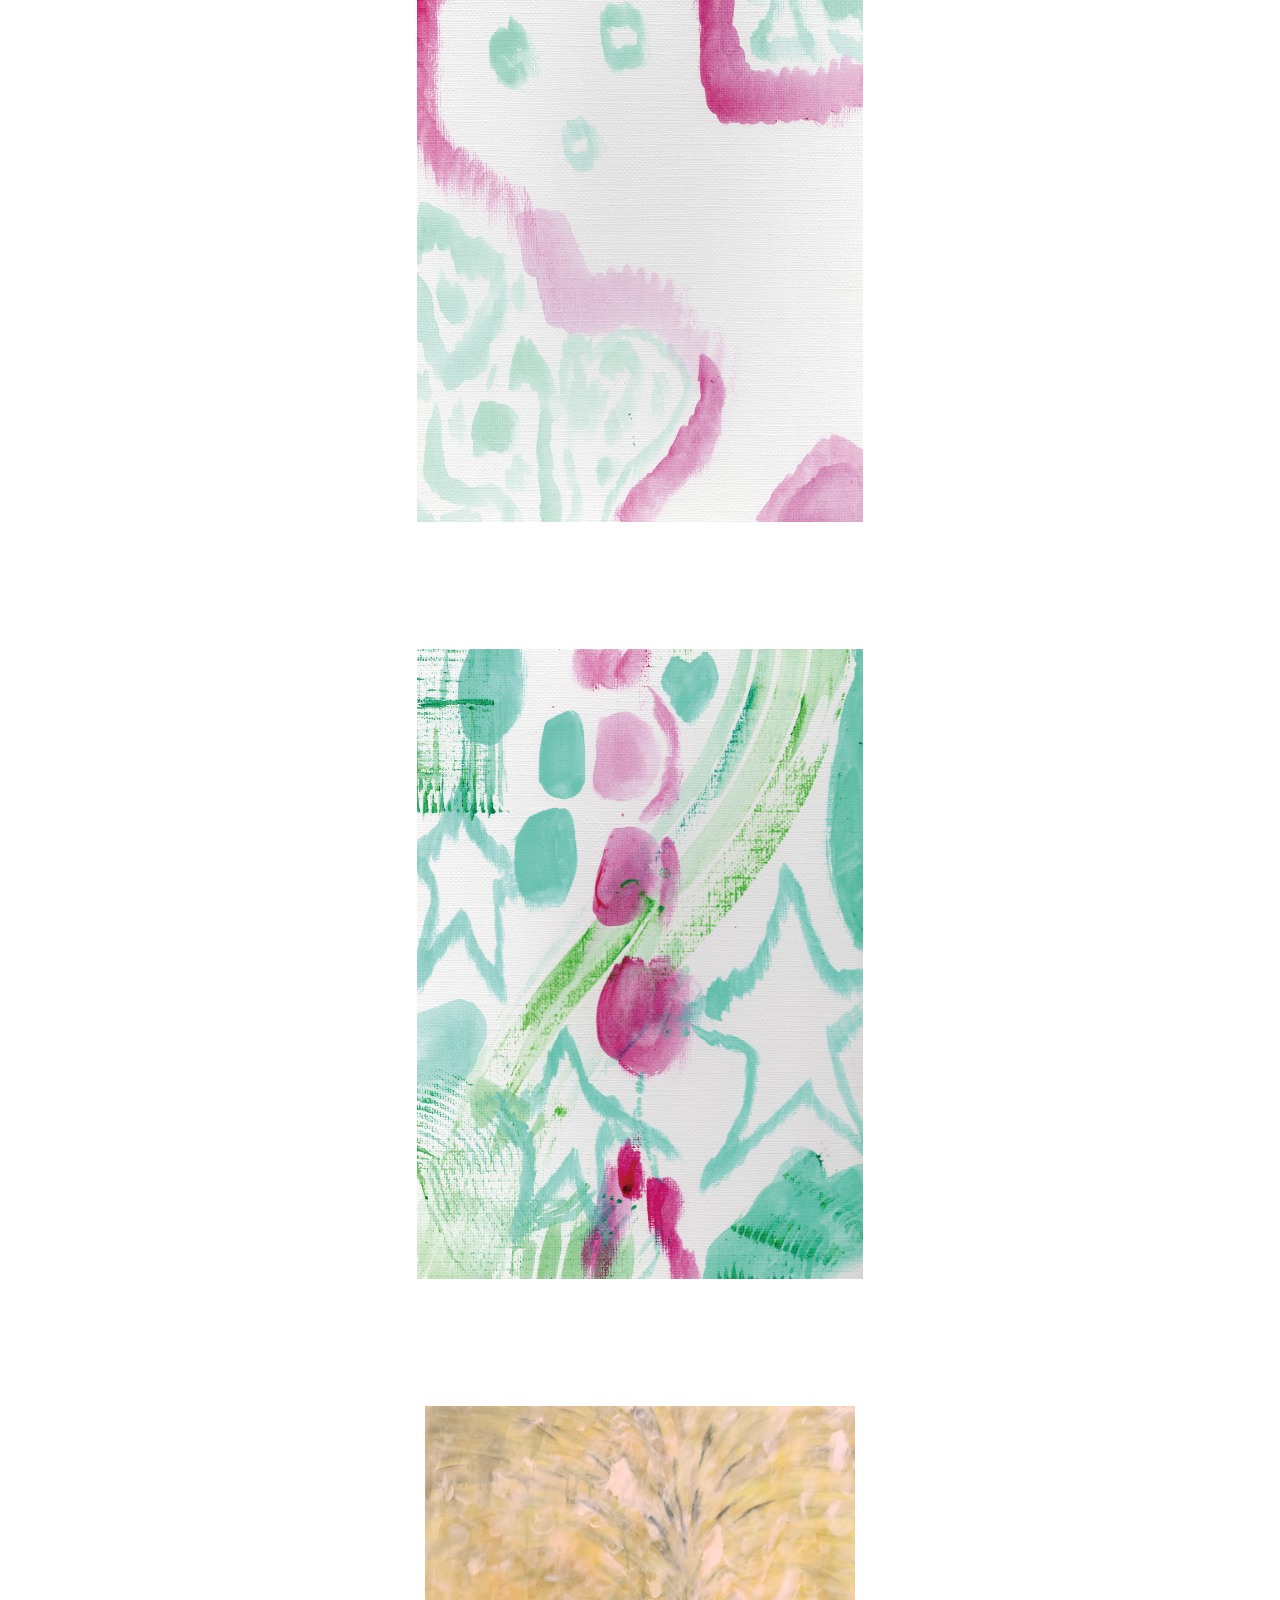
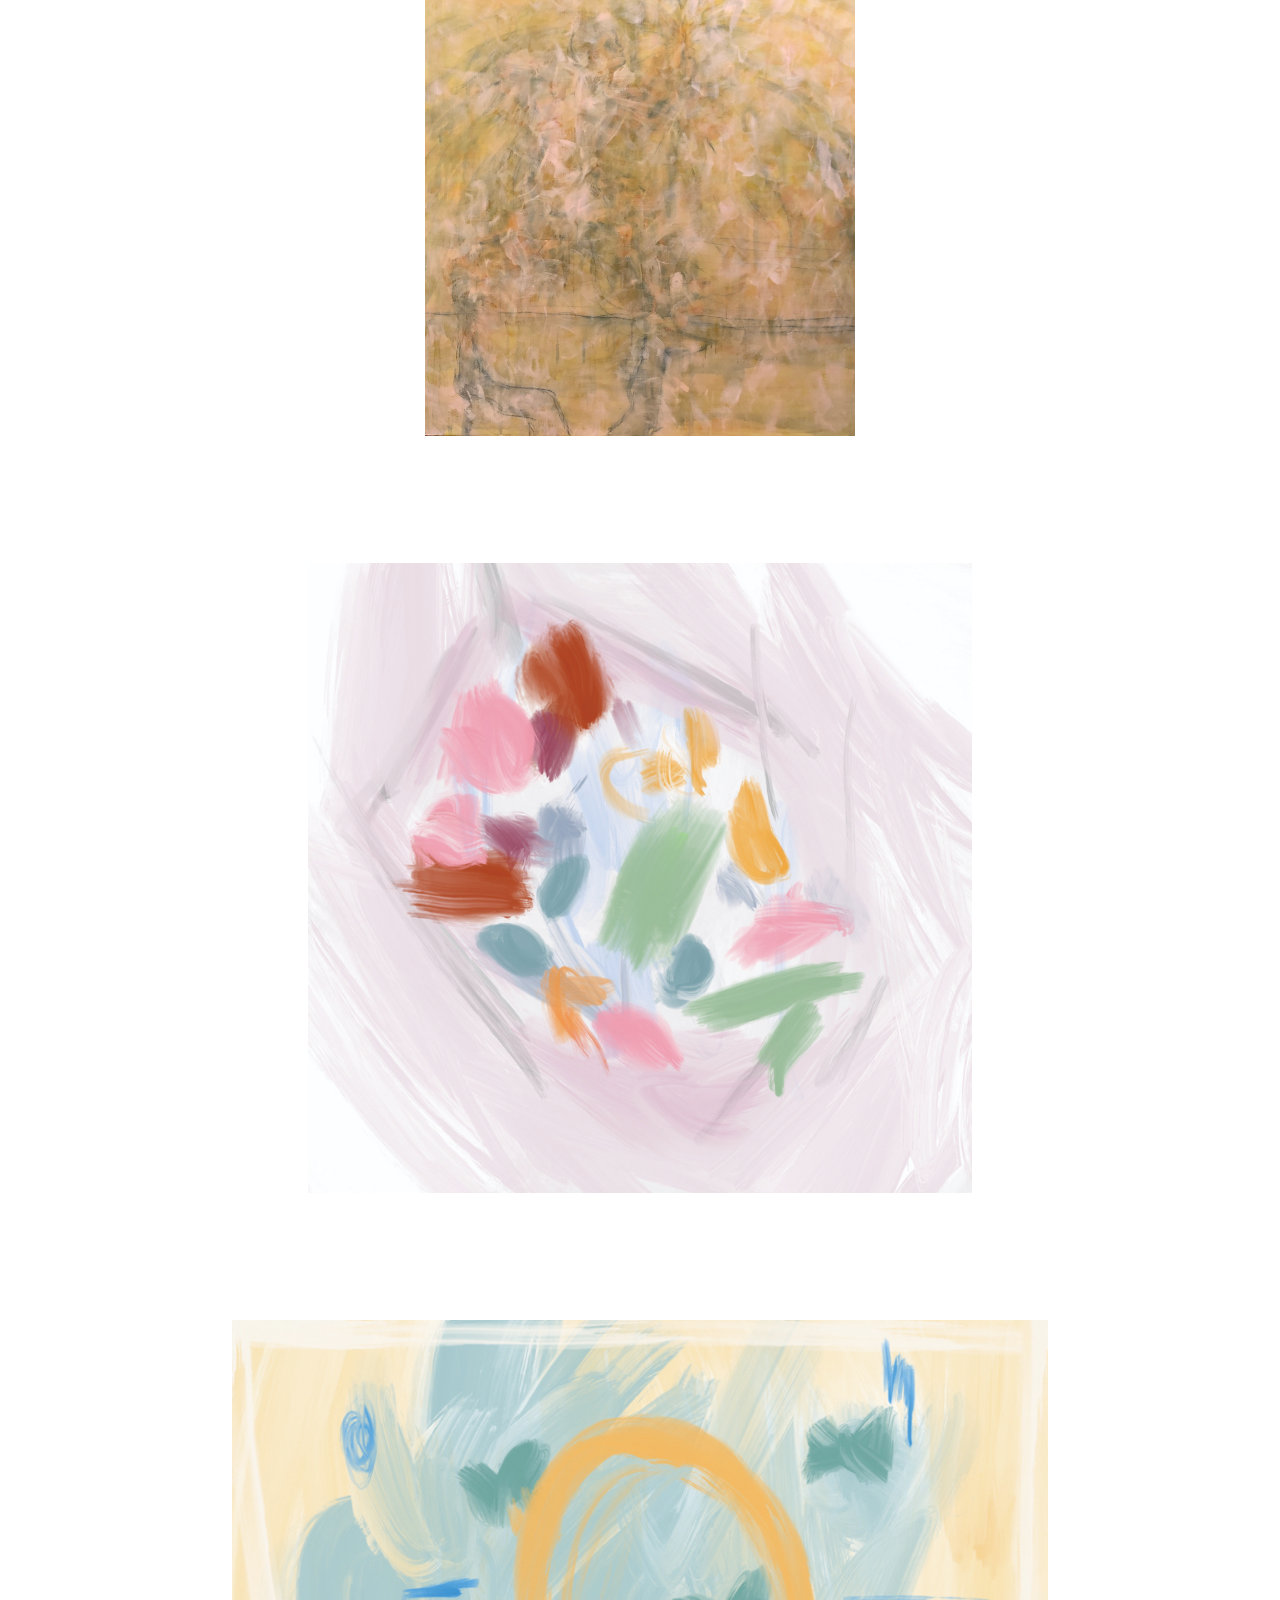
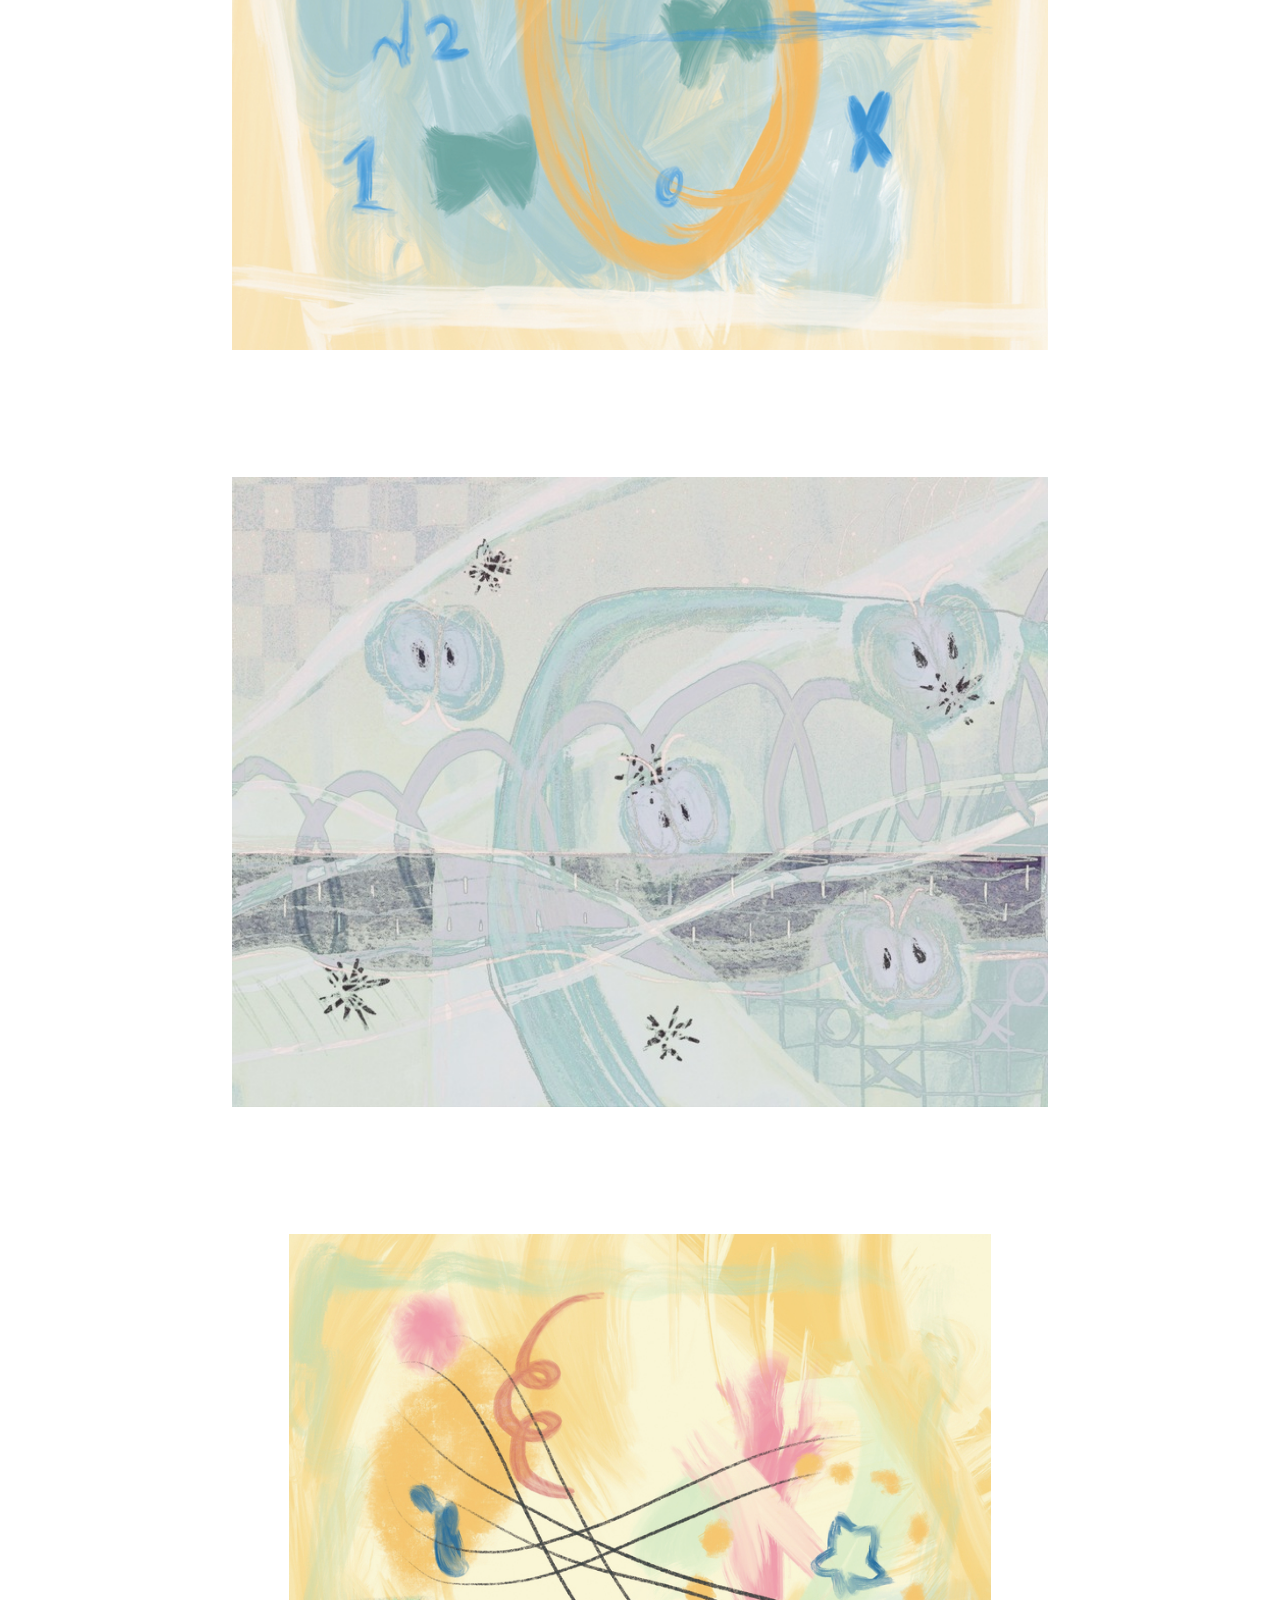
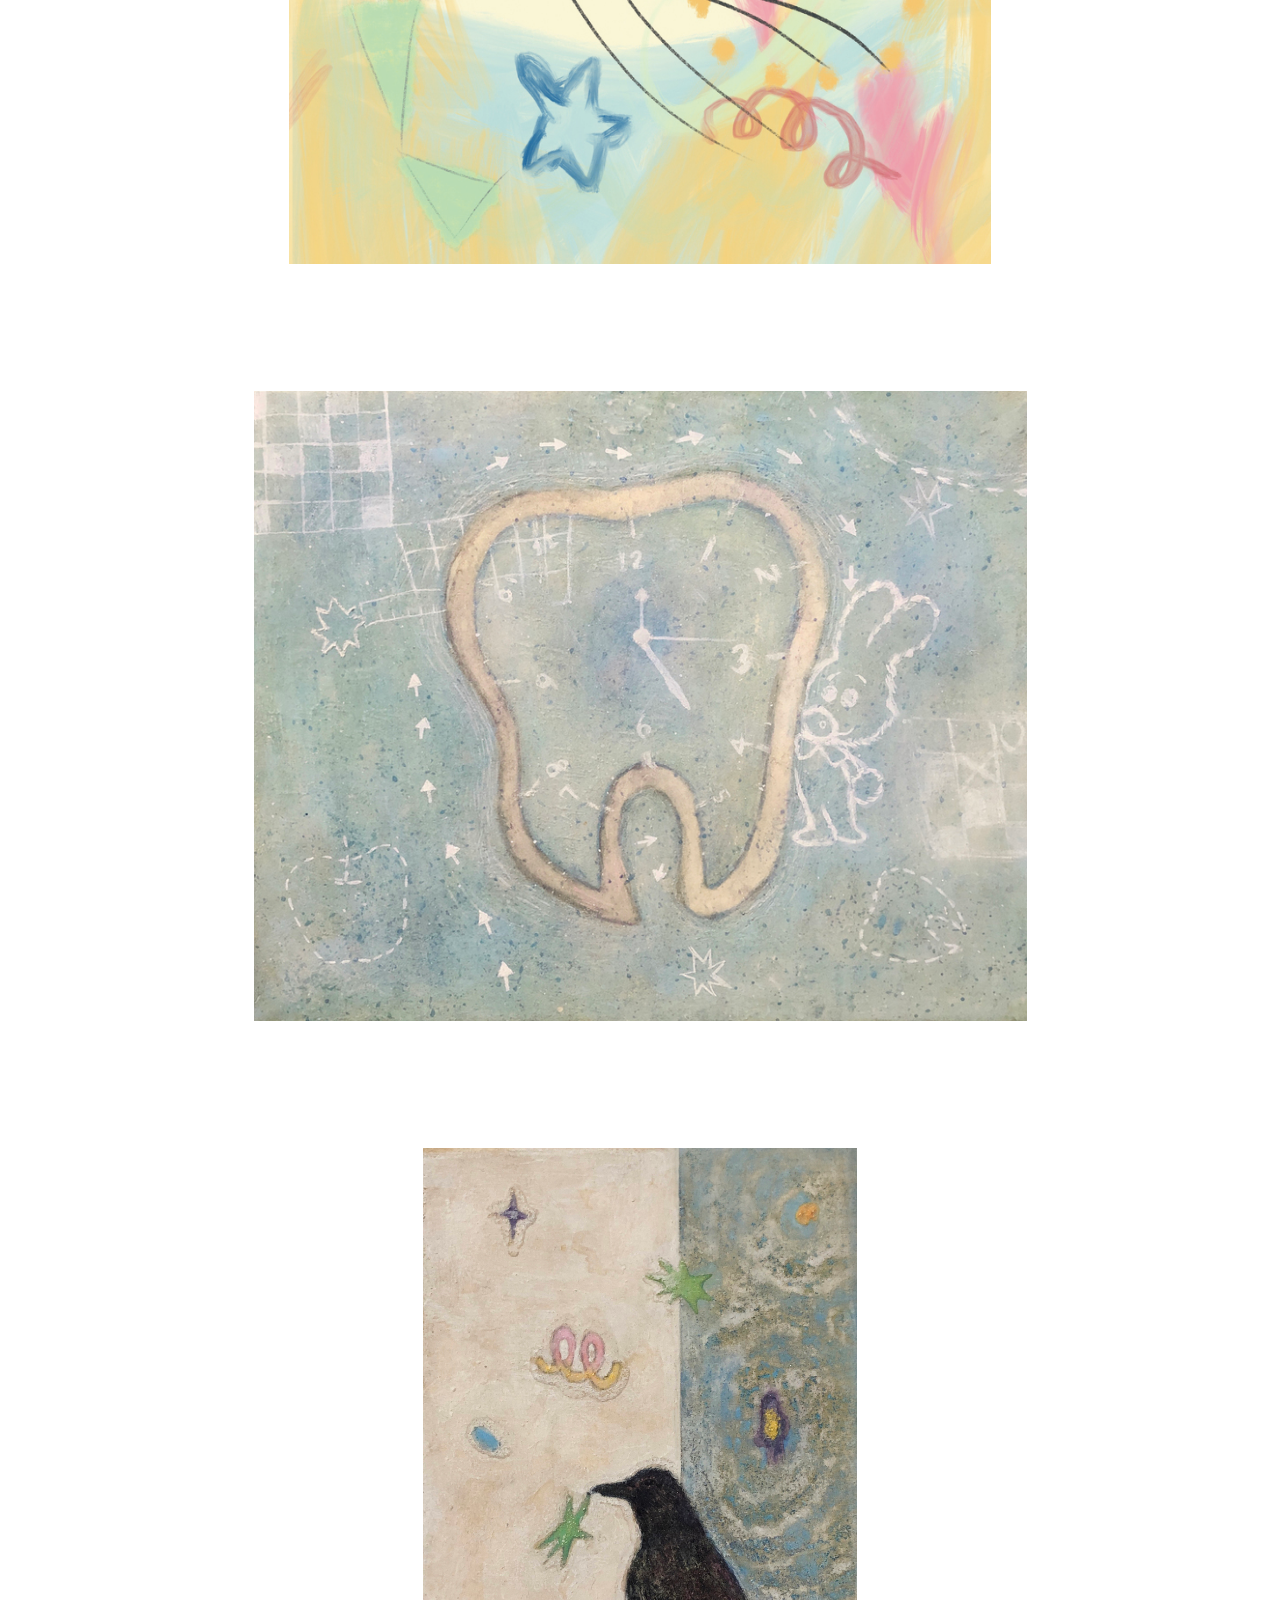
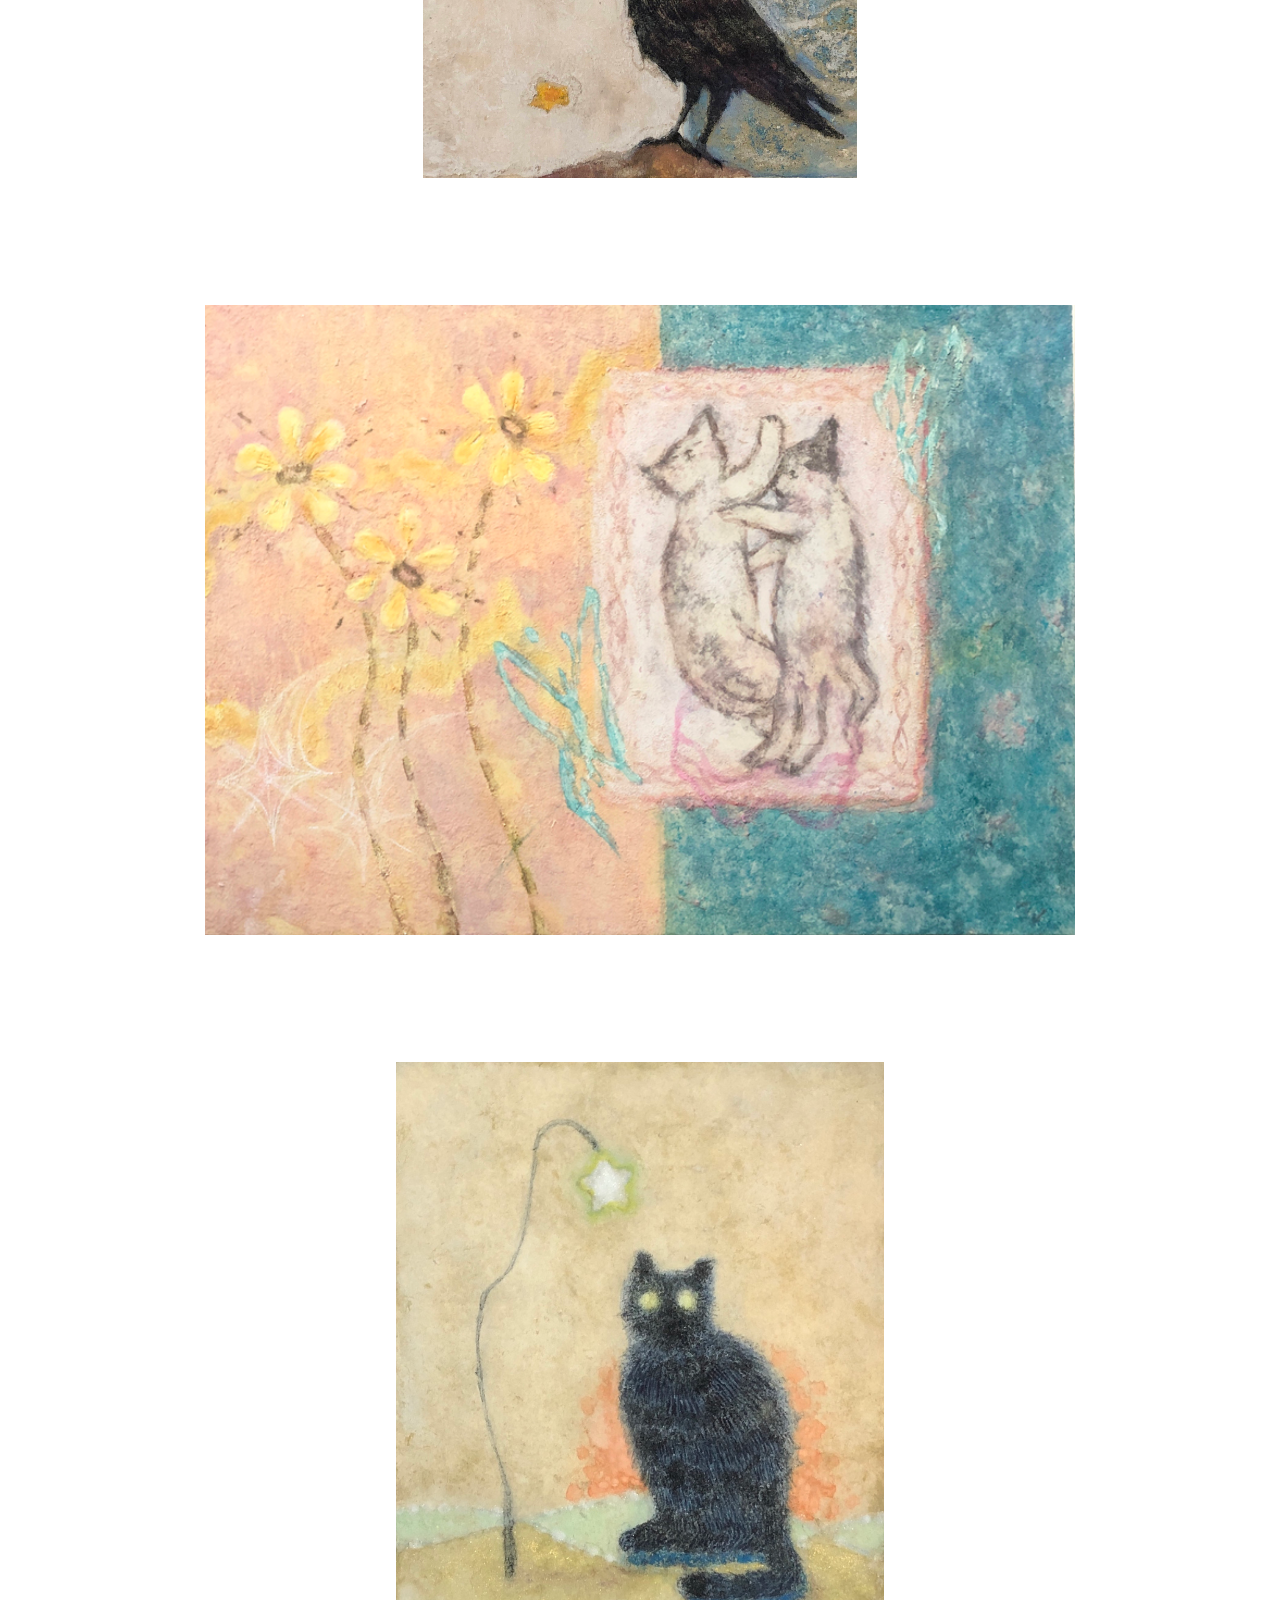
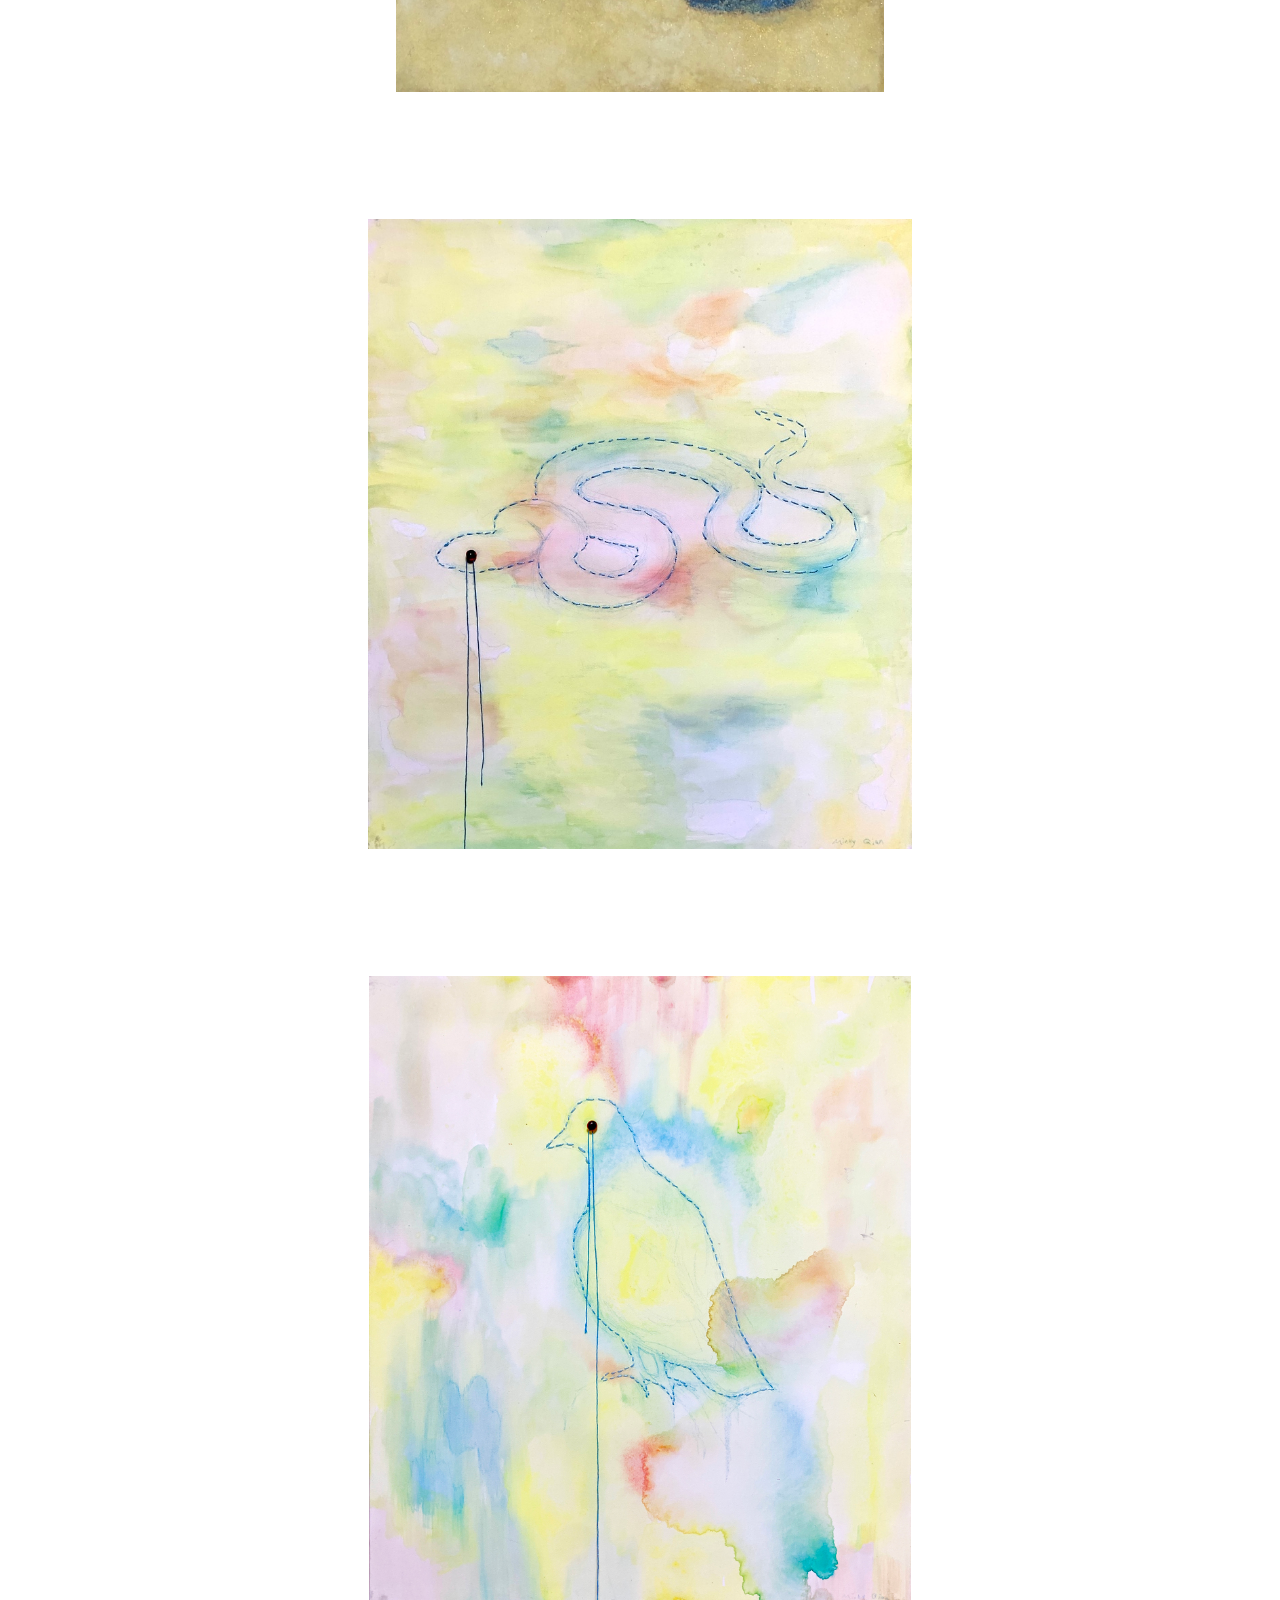
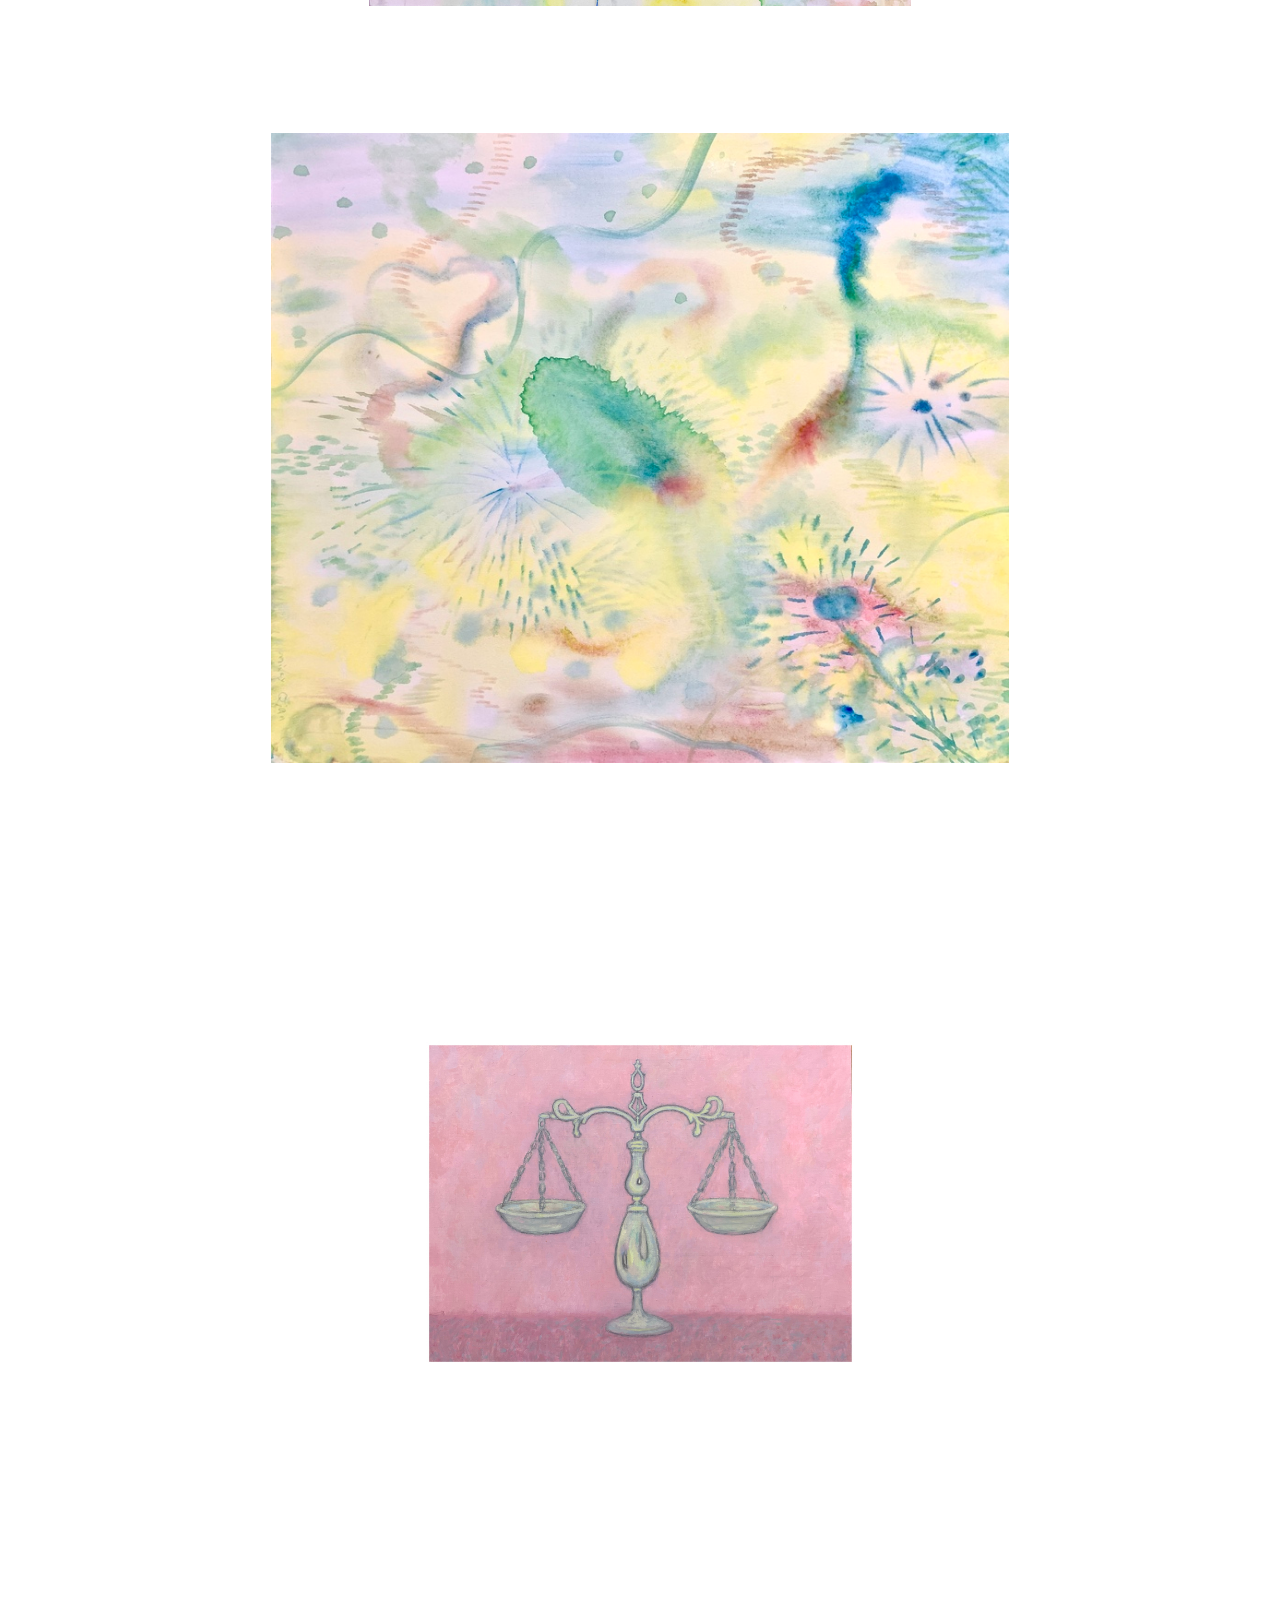
<file: html/2020_2021.html>
<!DOCTYPE html>
<html lang="ja">
  <head>
    <meta charset="UTF-8" />
    <meta name="viewport" content="width=device-width, initial-scale=1" />
    <link rel="stylesheet" href="../style.css" />
    <title>2020~2021</title>
    <link rel="icon" href="../images/favicon.ico" type="image/x-icon">
  </head>
  <body>
    <div align="center">
      <br /><br />
      <br /><br /><br />
      <div id="image-container"></div>

      <div class="copyright">
        minky qian 2025
      </div>
      <a href="works.html">Back</a>
      <br /><br /><br /><br /><br />

      <script>
        const imageContainer = document.getElementById("image-container");
        const numImages = 22;
        const screenWidth = window.innerWidth;
        const screenHeight = window.innerHeight;
        for (let i = 1; i <= numImages; i++) {
          const img = document.createElement("img");
          img.src = `../images/2020_2021/${i}.jpg`;

          // Apply different styles based on device type
          if (screenWidth / screenHeight > 1 / 1) {
            // PC
            img.style.width = "auto";
            img.style.height = "70vh";
          } else {
            // Phone
            img.style.width = "100vw";
            img.style.height = "auto";
          }

          imageContainer.appendChild(img);

          for (let j = 0; j < 5; j++) {
            const br = document.createElement("br");
            imageContainer.appendChild(br);
          }
        }
      </script>
    </div>
  </body>
</html>
</file>
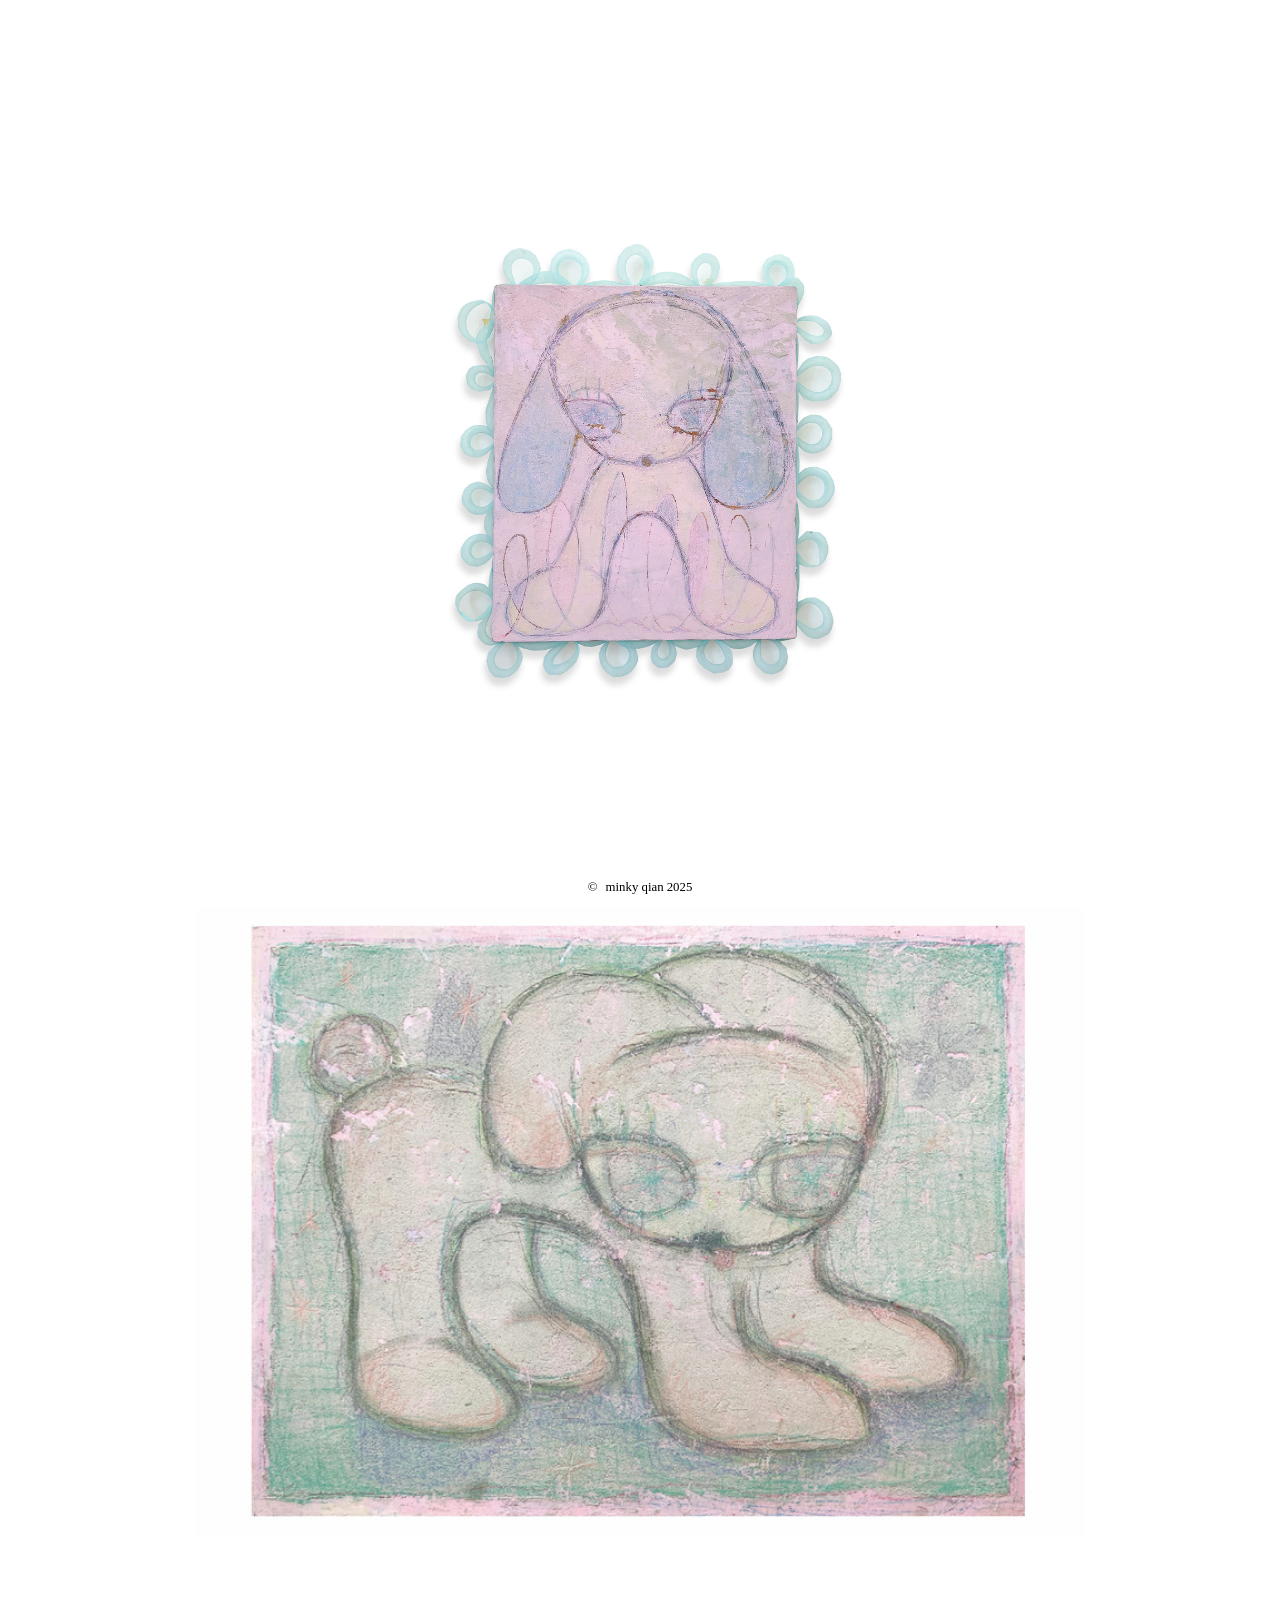
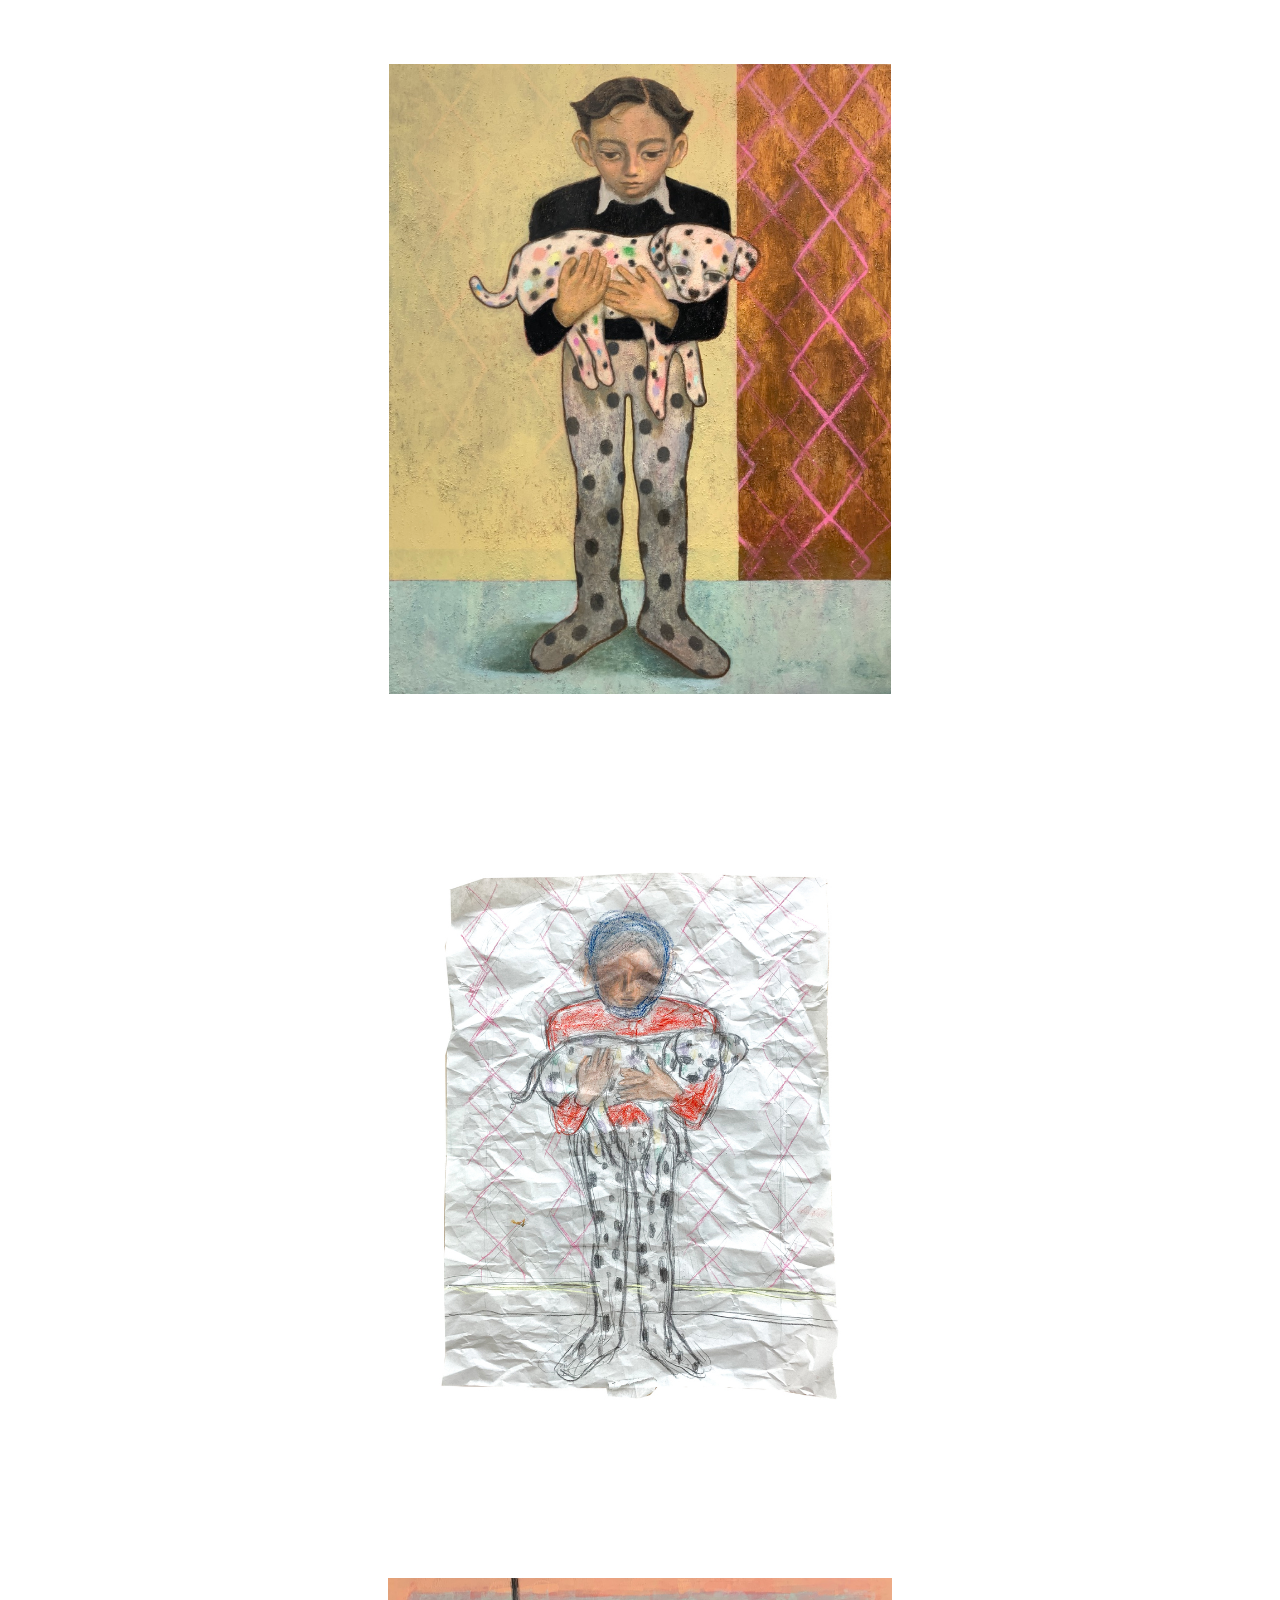
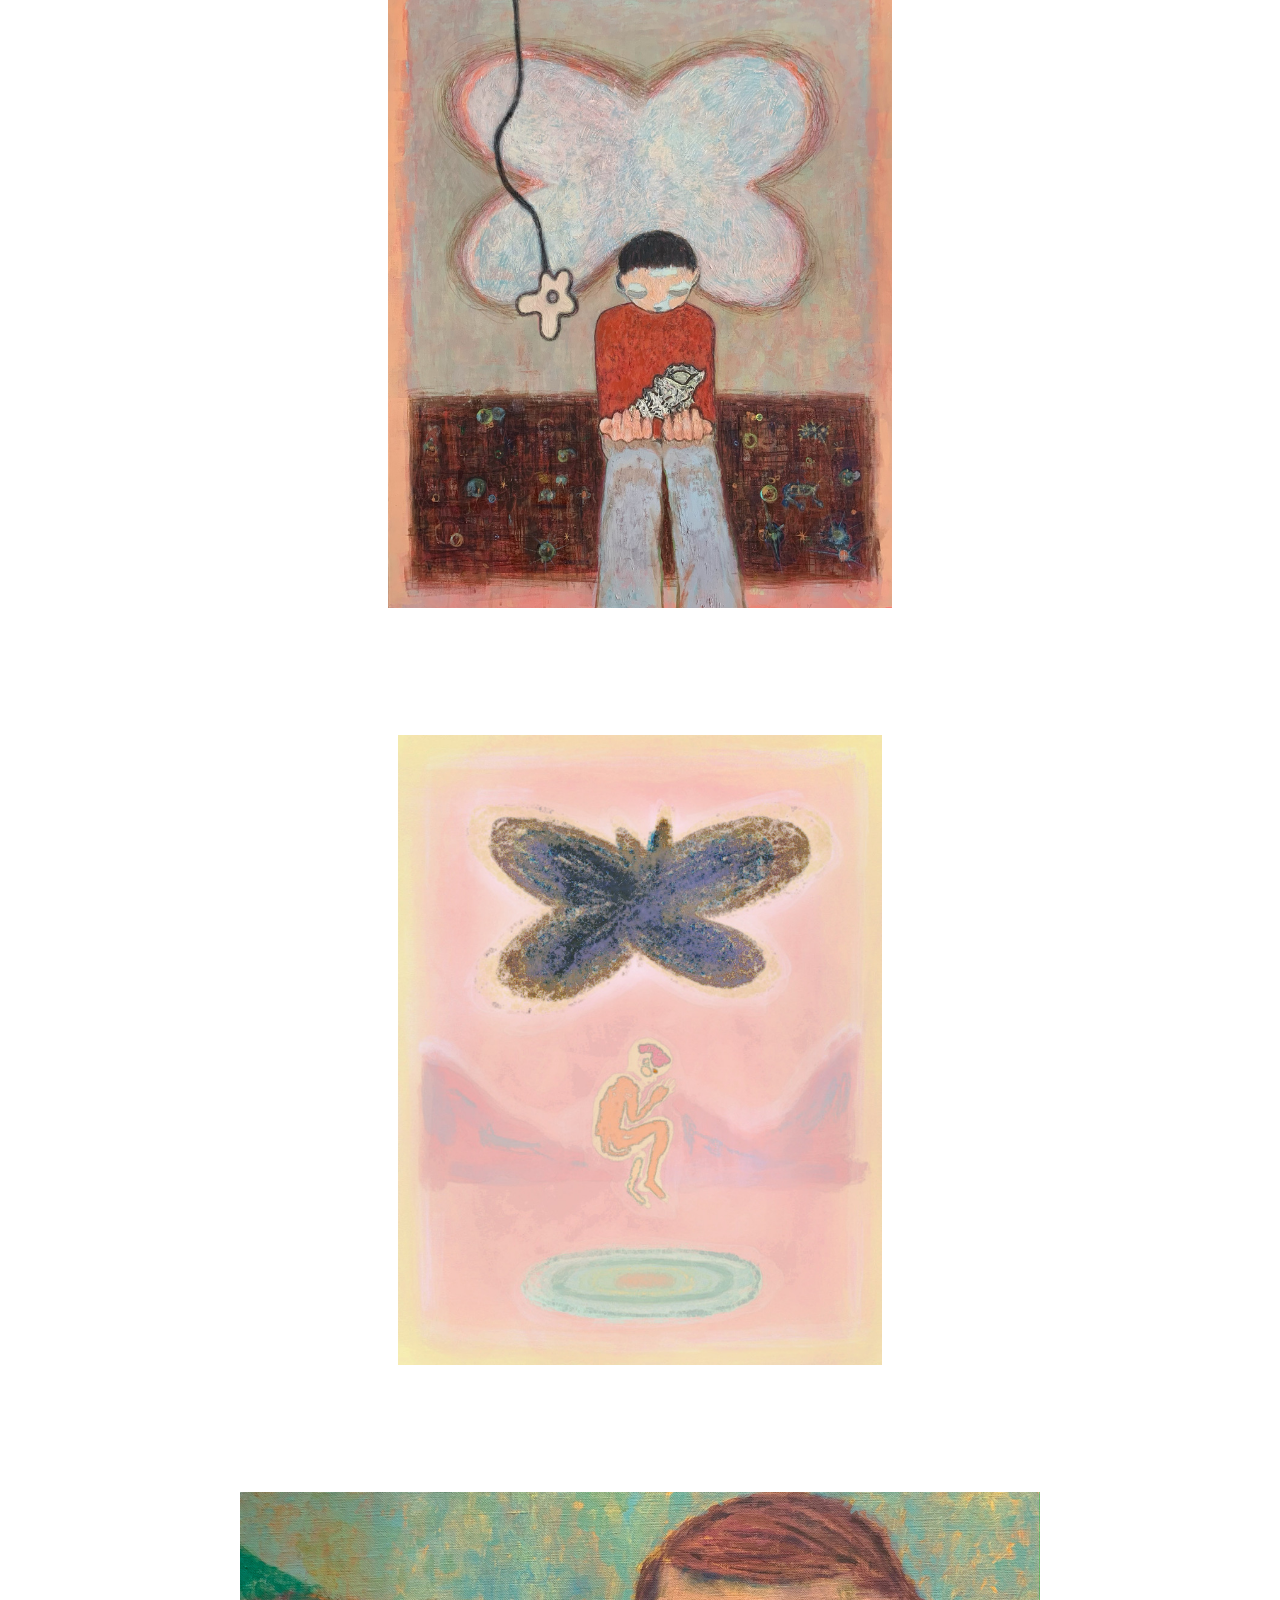
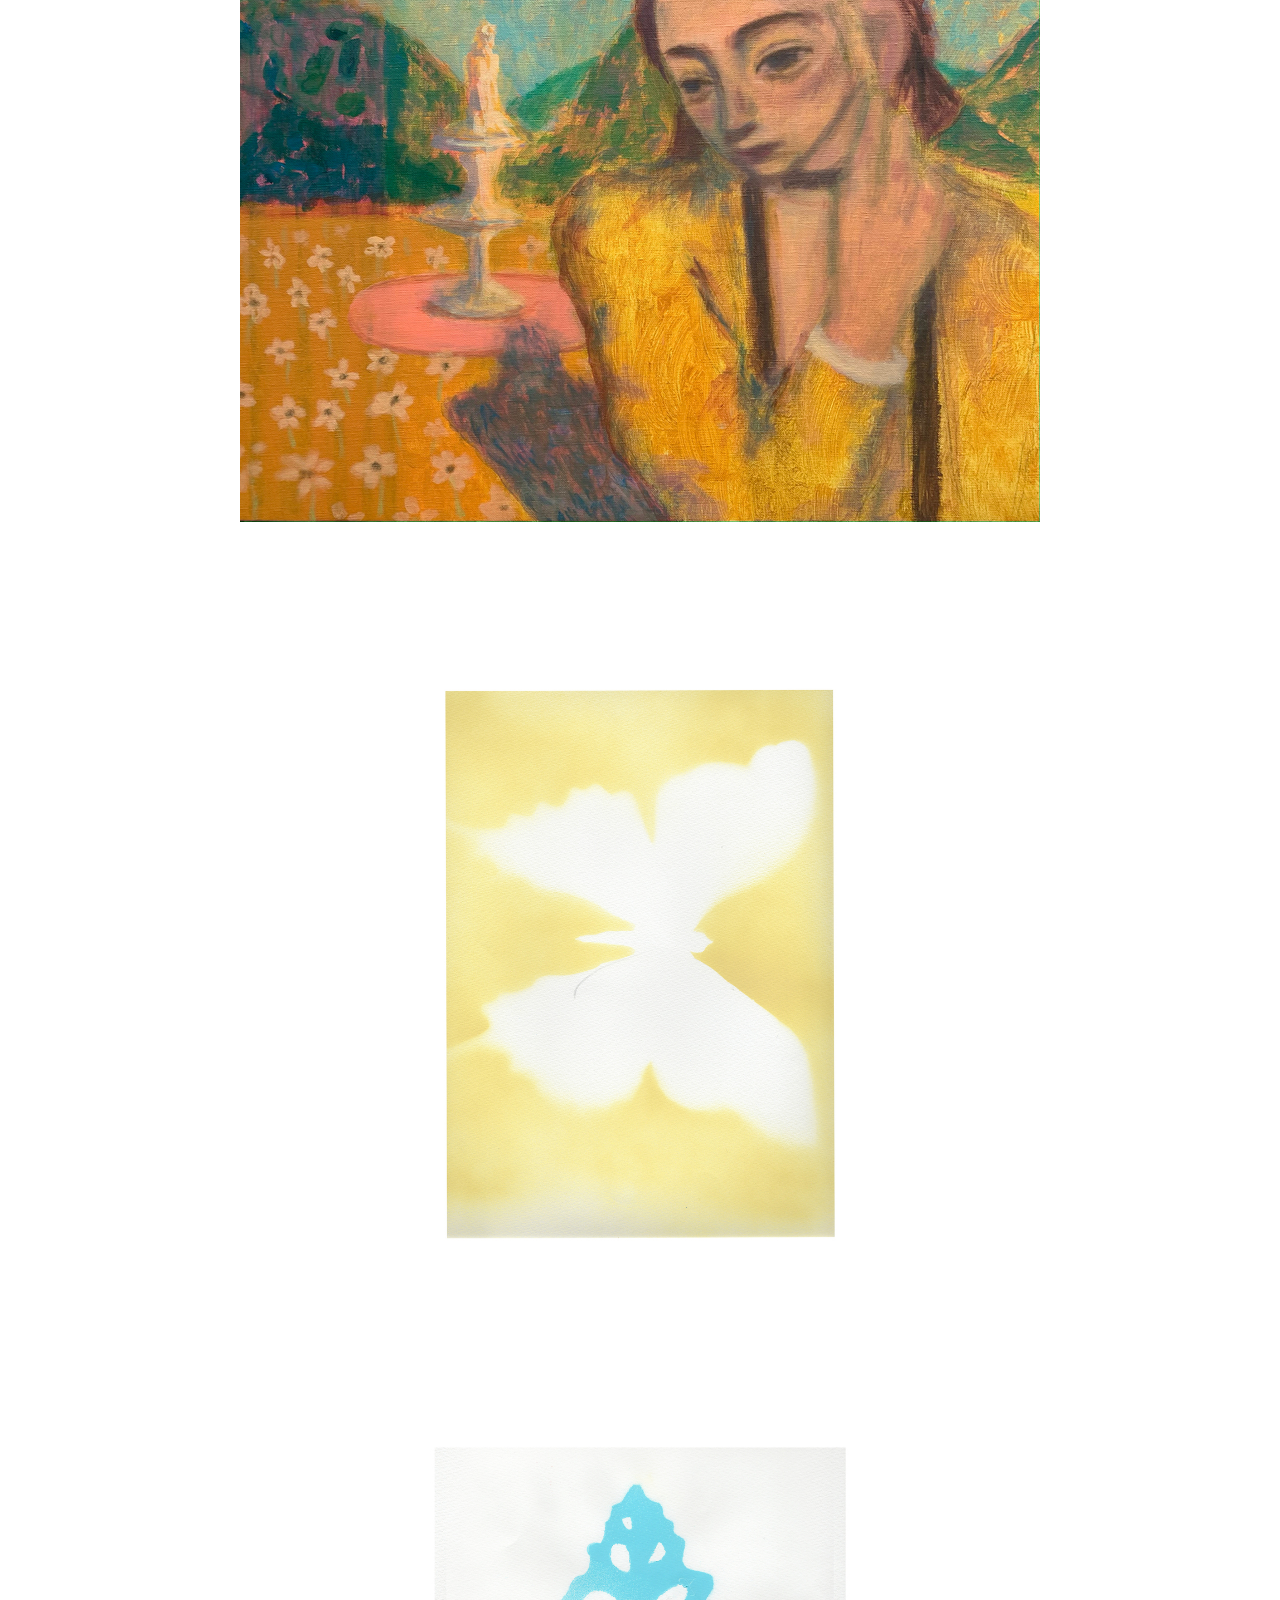
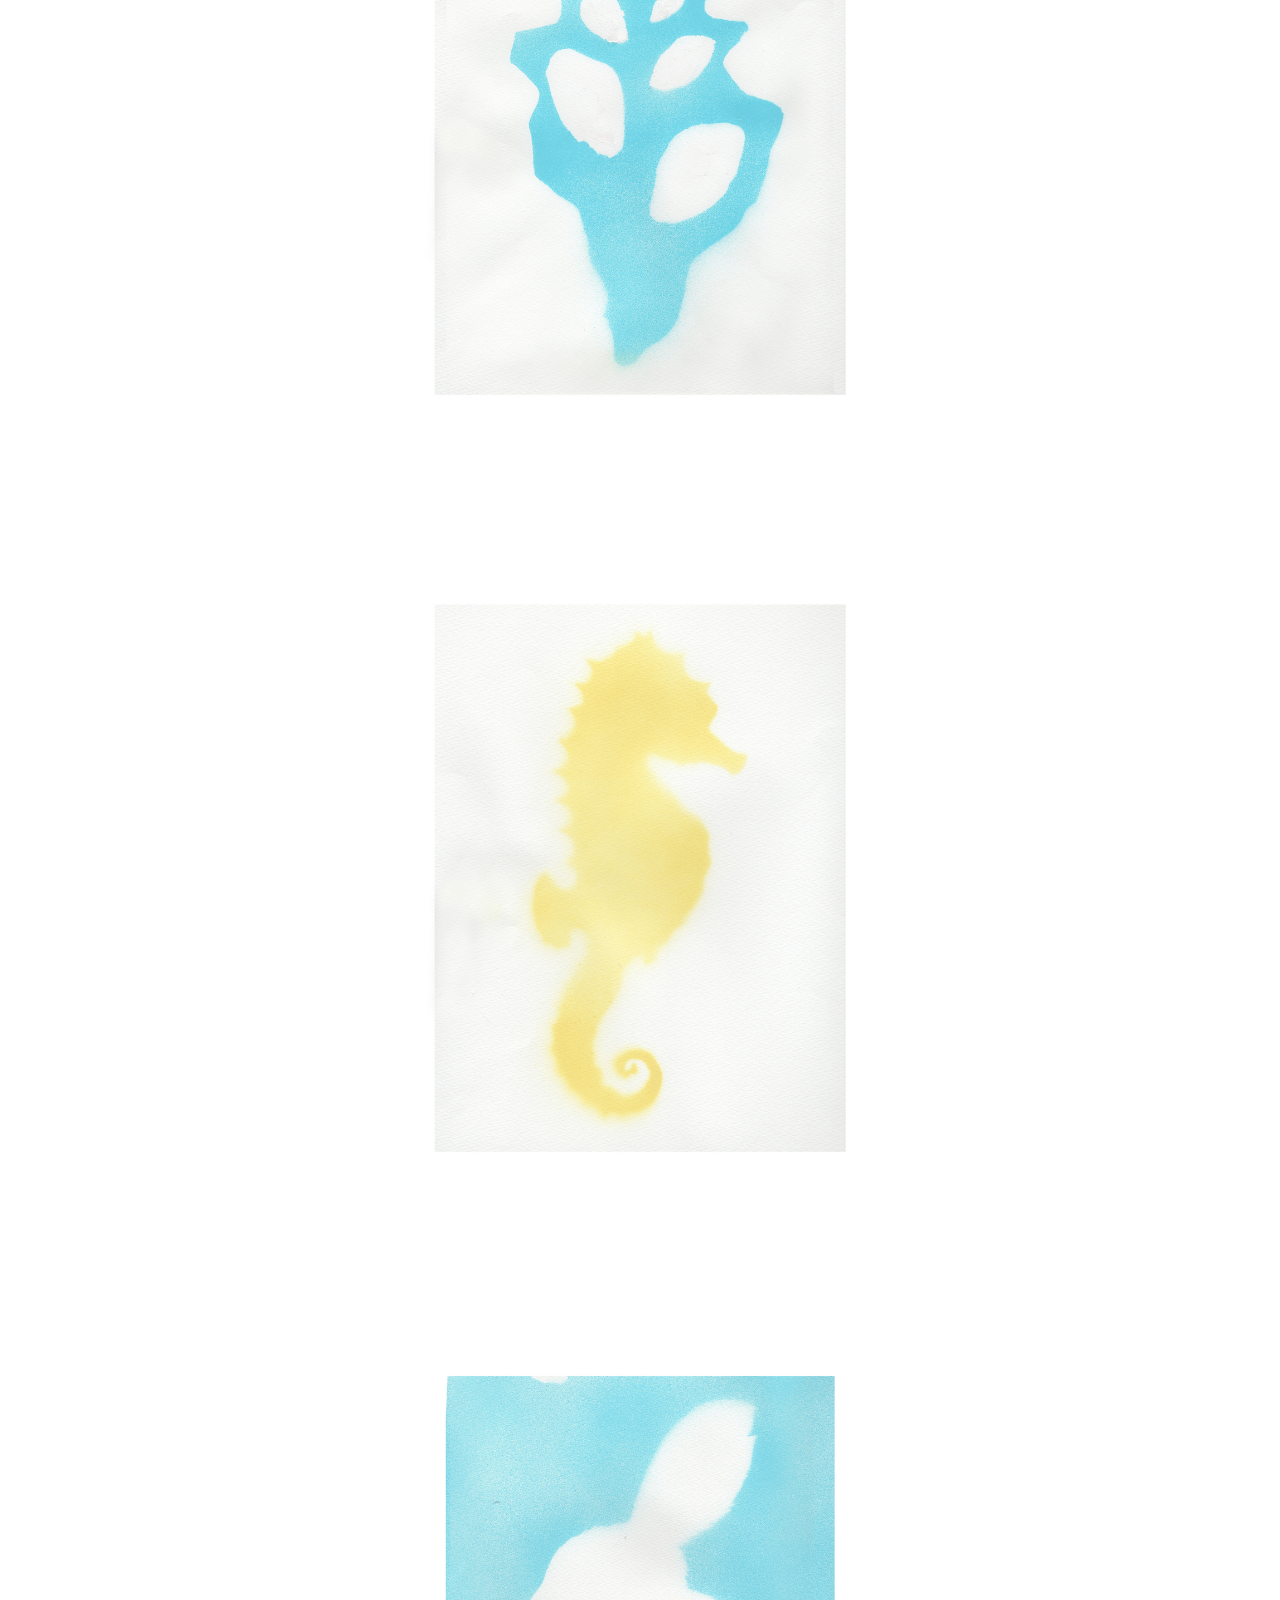
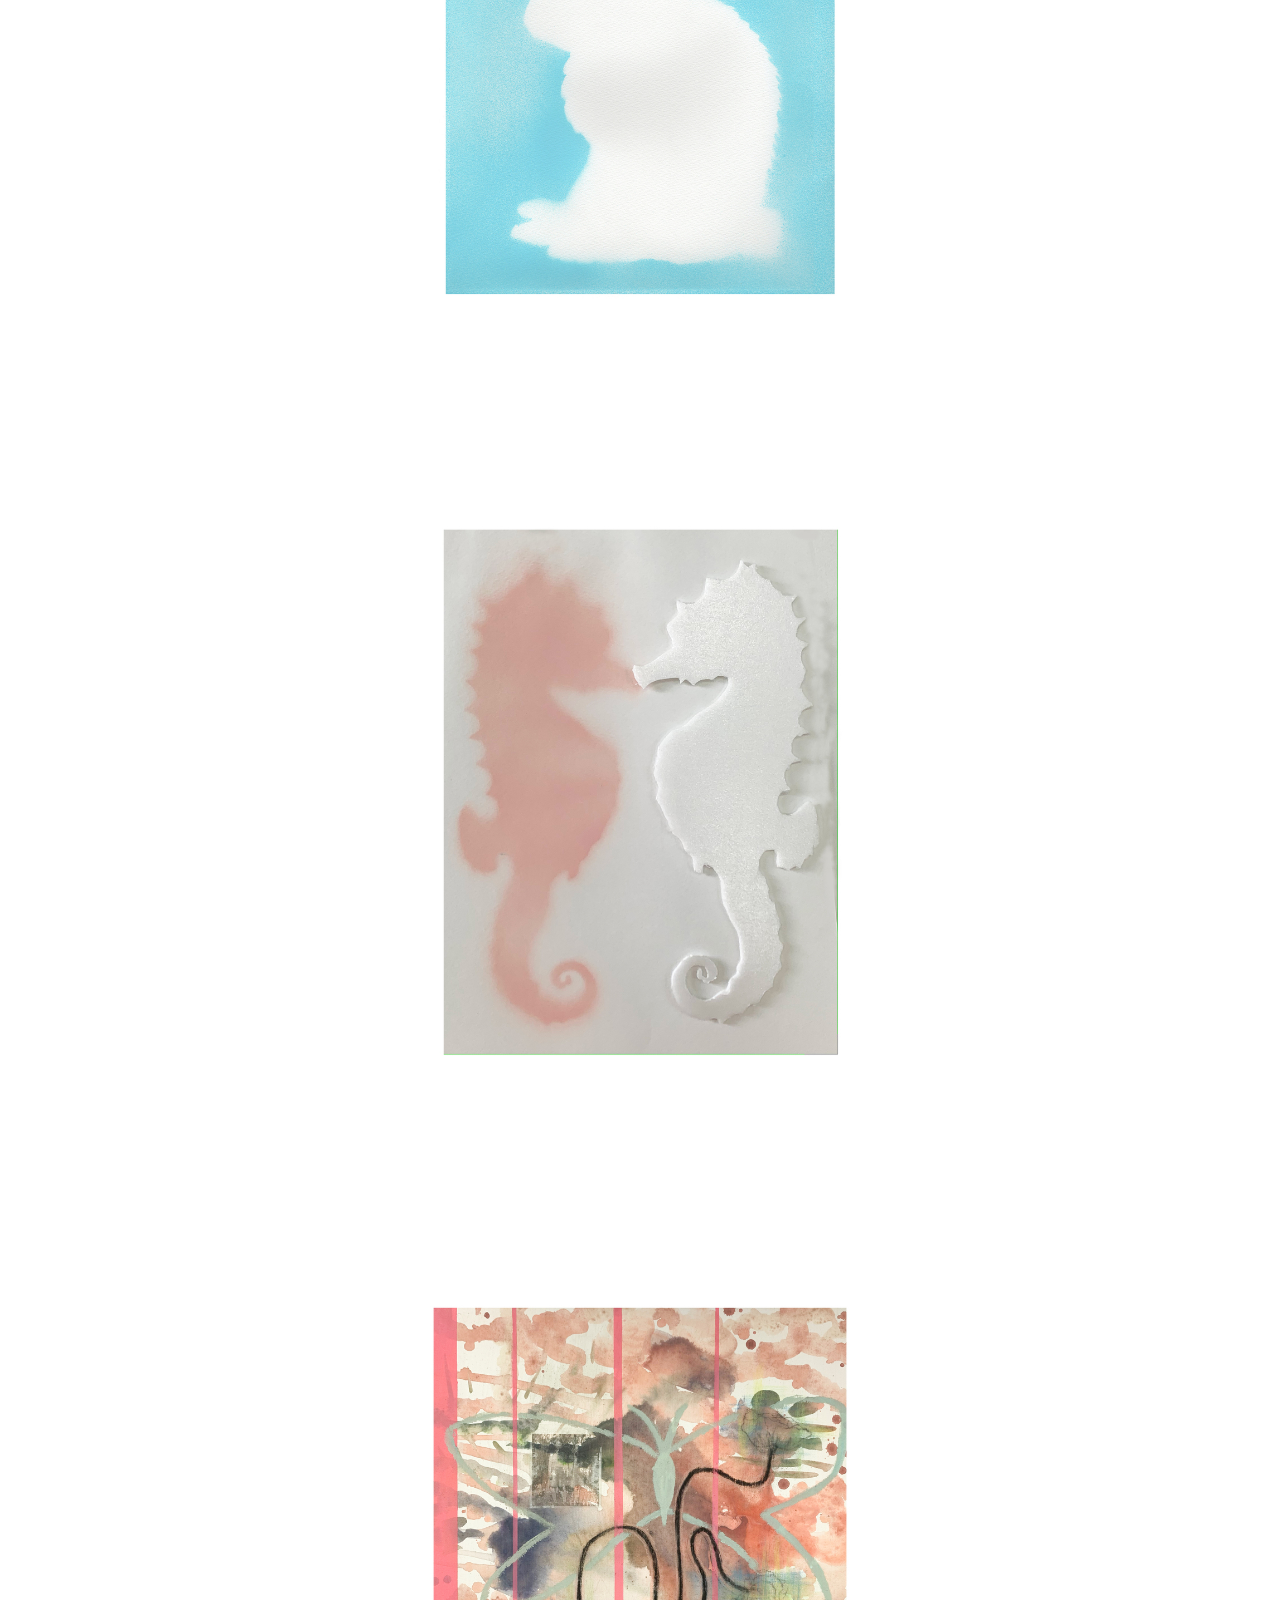
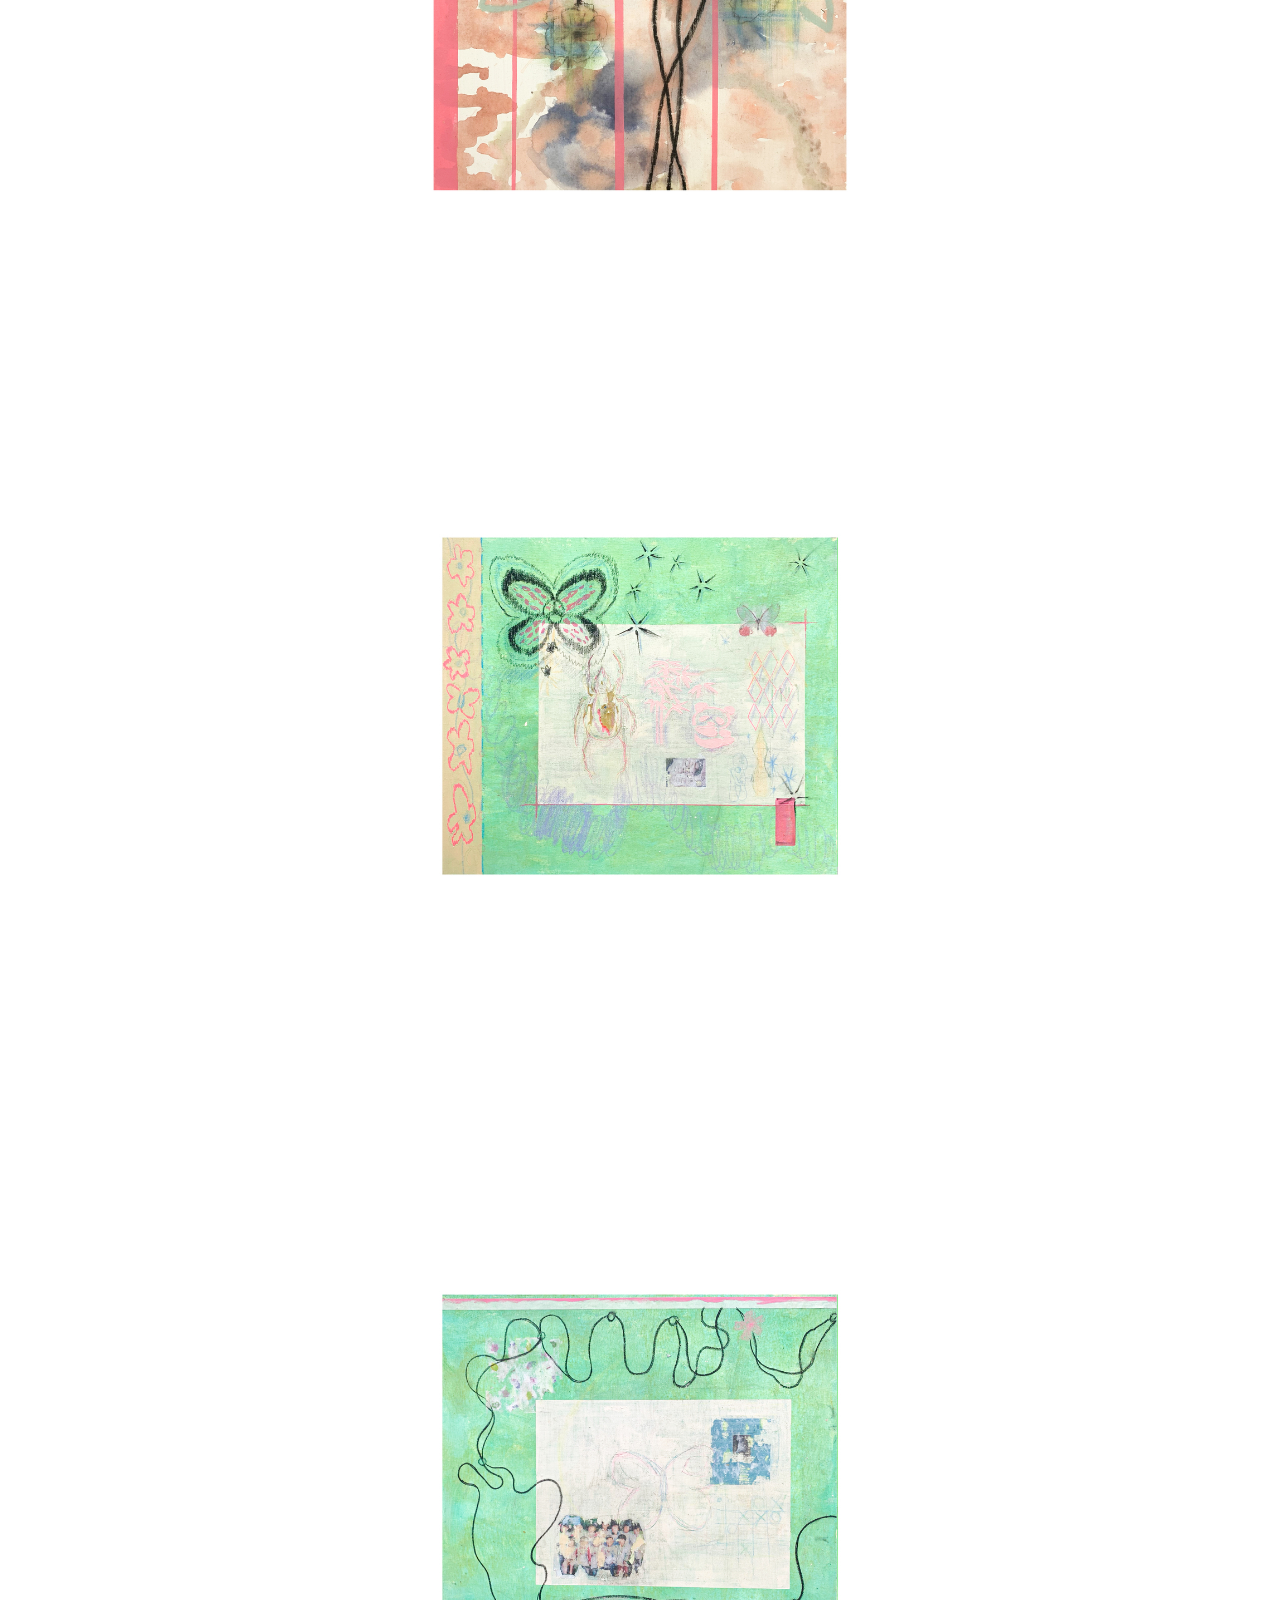
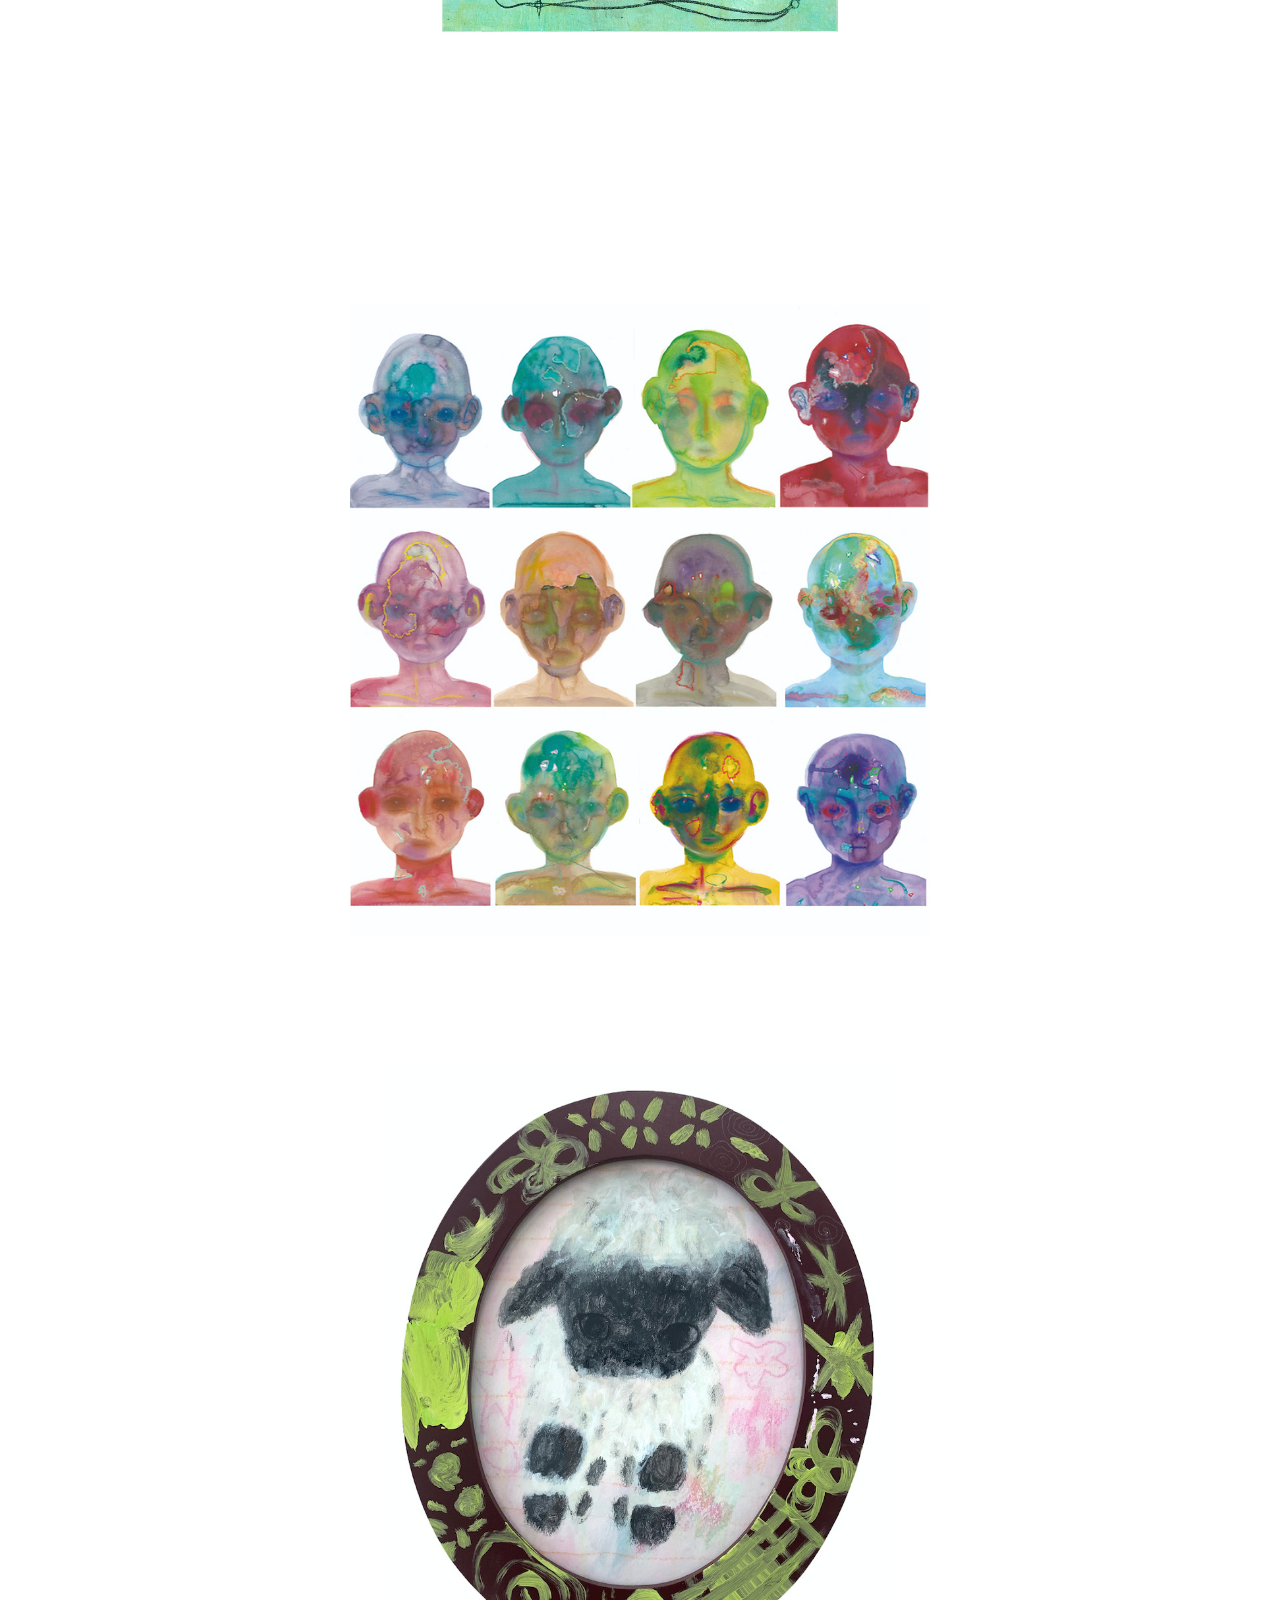
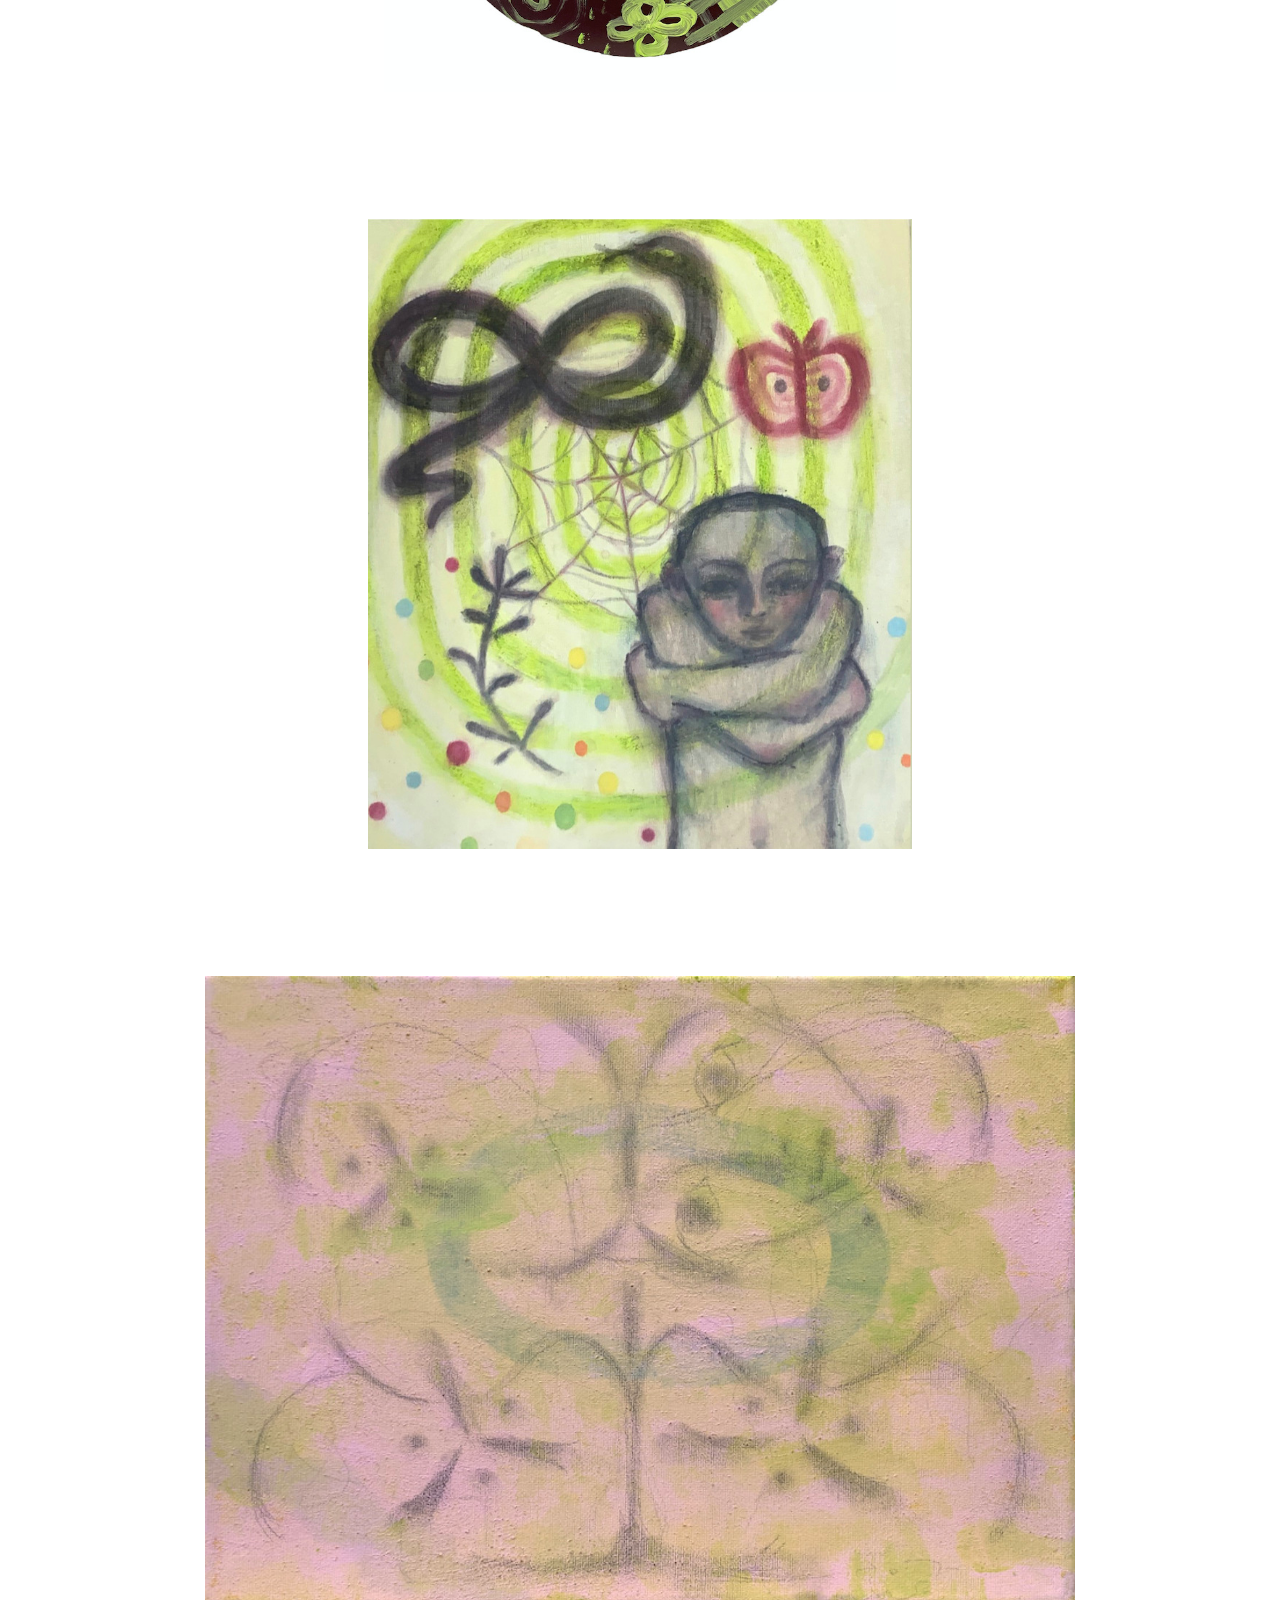
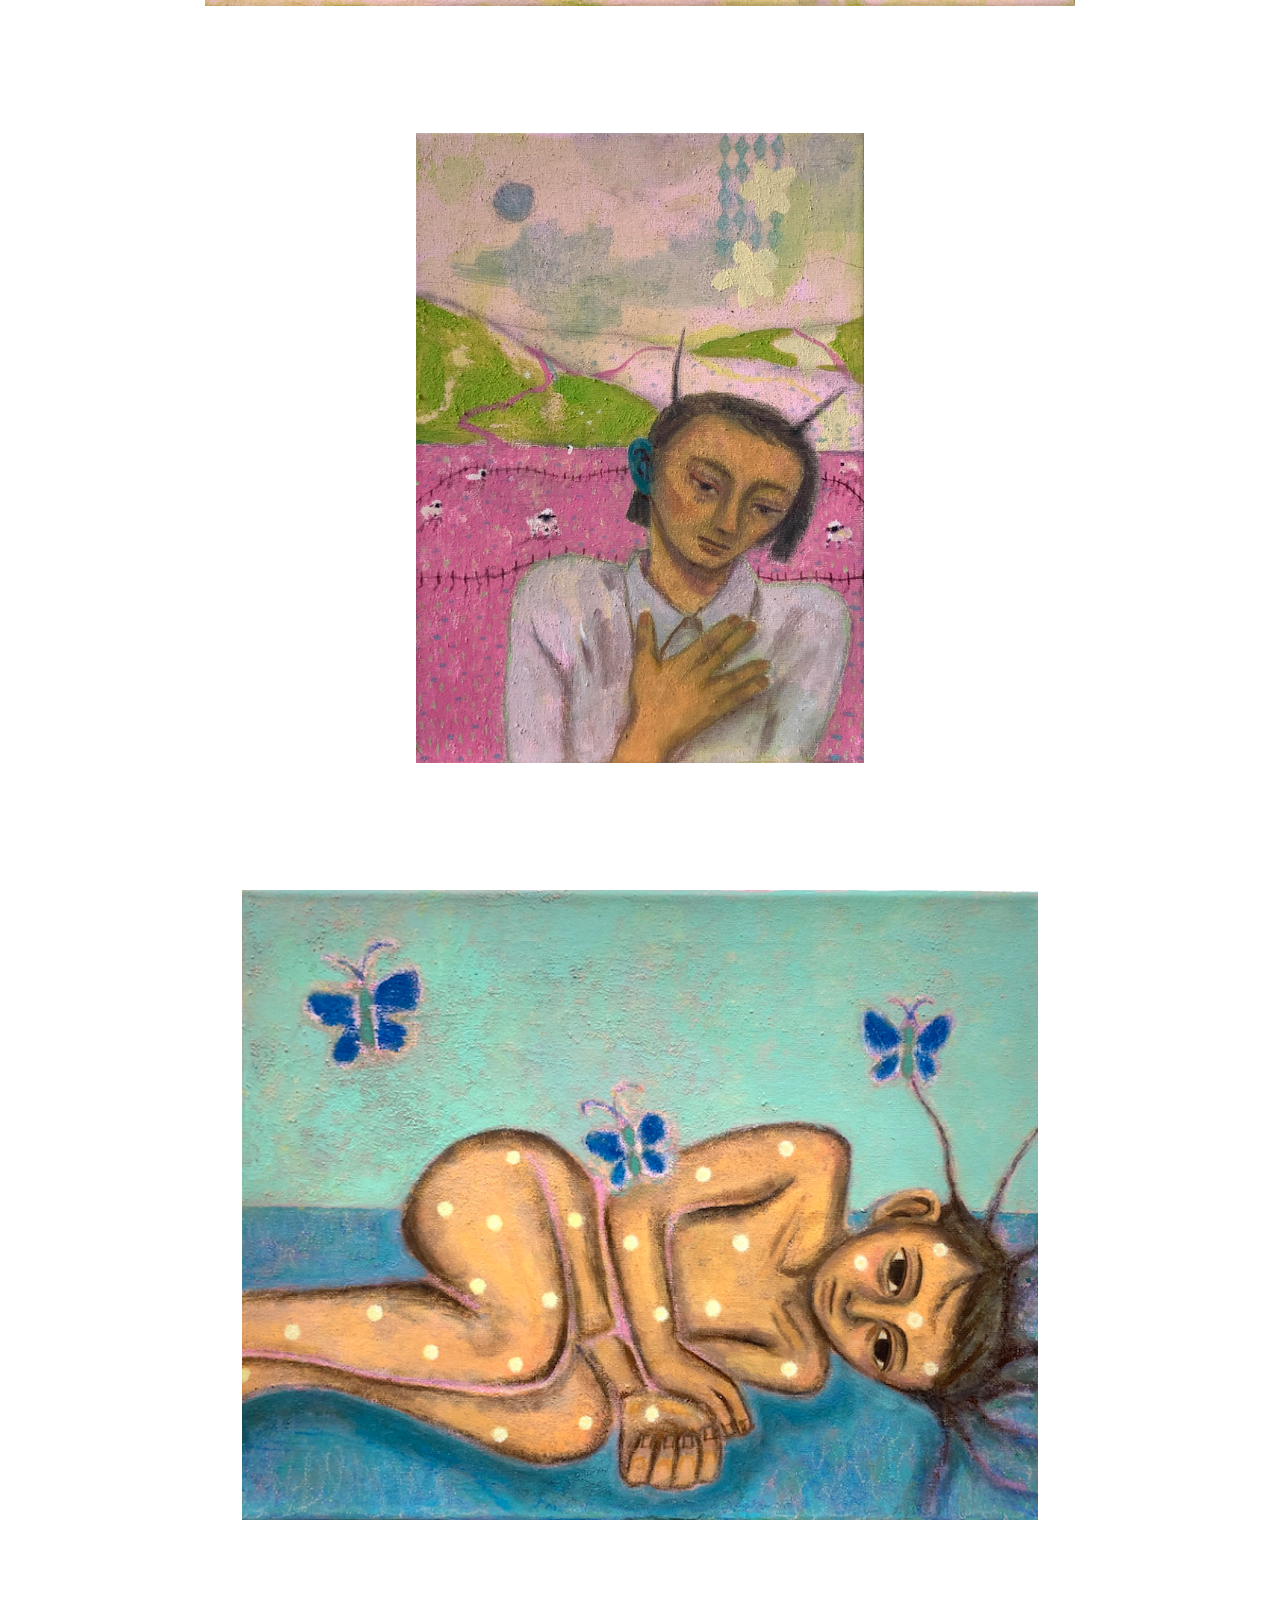
<file: html/2022_2023.html>
<!DOCTYPE html>
<html lang="ja">
  <head>
    <meta charset="UTF-8" />
    <meta name="viewport" content="width=device-width, initial-scale=1" />
    <link rel="stylesheet" href="../style.css" />
    <link rel="icon" href="../images/favicon.ico" type="image/x-icon">
    <link rel="icon" href="../images/favicon.ico" type="image/x-icon">
    <title>2022~2023</title>
  </head>
  <body>
    <div align="center">
      <br /><br />
      <br /><br /><br />
      <div id="image-container"></div>

      <div class="copyright">
        minky qian 2025
      </div>
      <a href="works.html">Back</a>
      <br /><br /><br /><br /><br />

      <script>
        const imageContainer = document.getElementById("image-container");
        const numImages = 22;
        const screenWidth = window.innerWidth;
        const screenHeight = window.innerHeight;
        for (let i = 1; i <= numImages; i++) {
          const img = document.createElement("img");
          img.src = `../images/2022_2023/${i}.jpg`;

          // Apply different styles based on device type
          if (screenWidth / screenHeight > 1 / 1) {
            // PC
            img.style.width = "auto";
            img.style.height = "70vh";
          } else {
            // Phone
            img.style.width = "100vw";
            img.style.height = "auto";
          }

          imageContainer.appendChild(img);

          for (let j = 0; j < 5; j++) {
            const br = document.createElement("br");
            imageContainer.appendChild(br);
          }
        }
      </script>
    </div>
  </body>
</html>
</file>
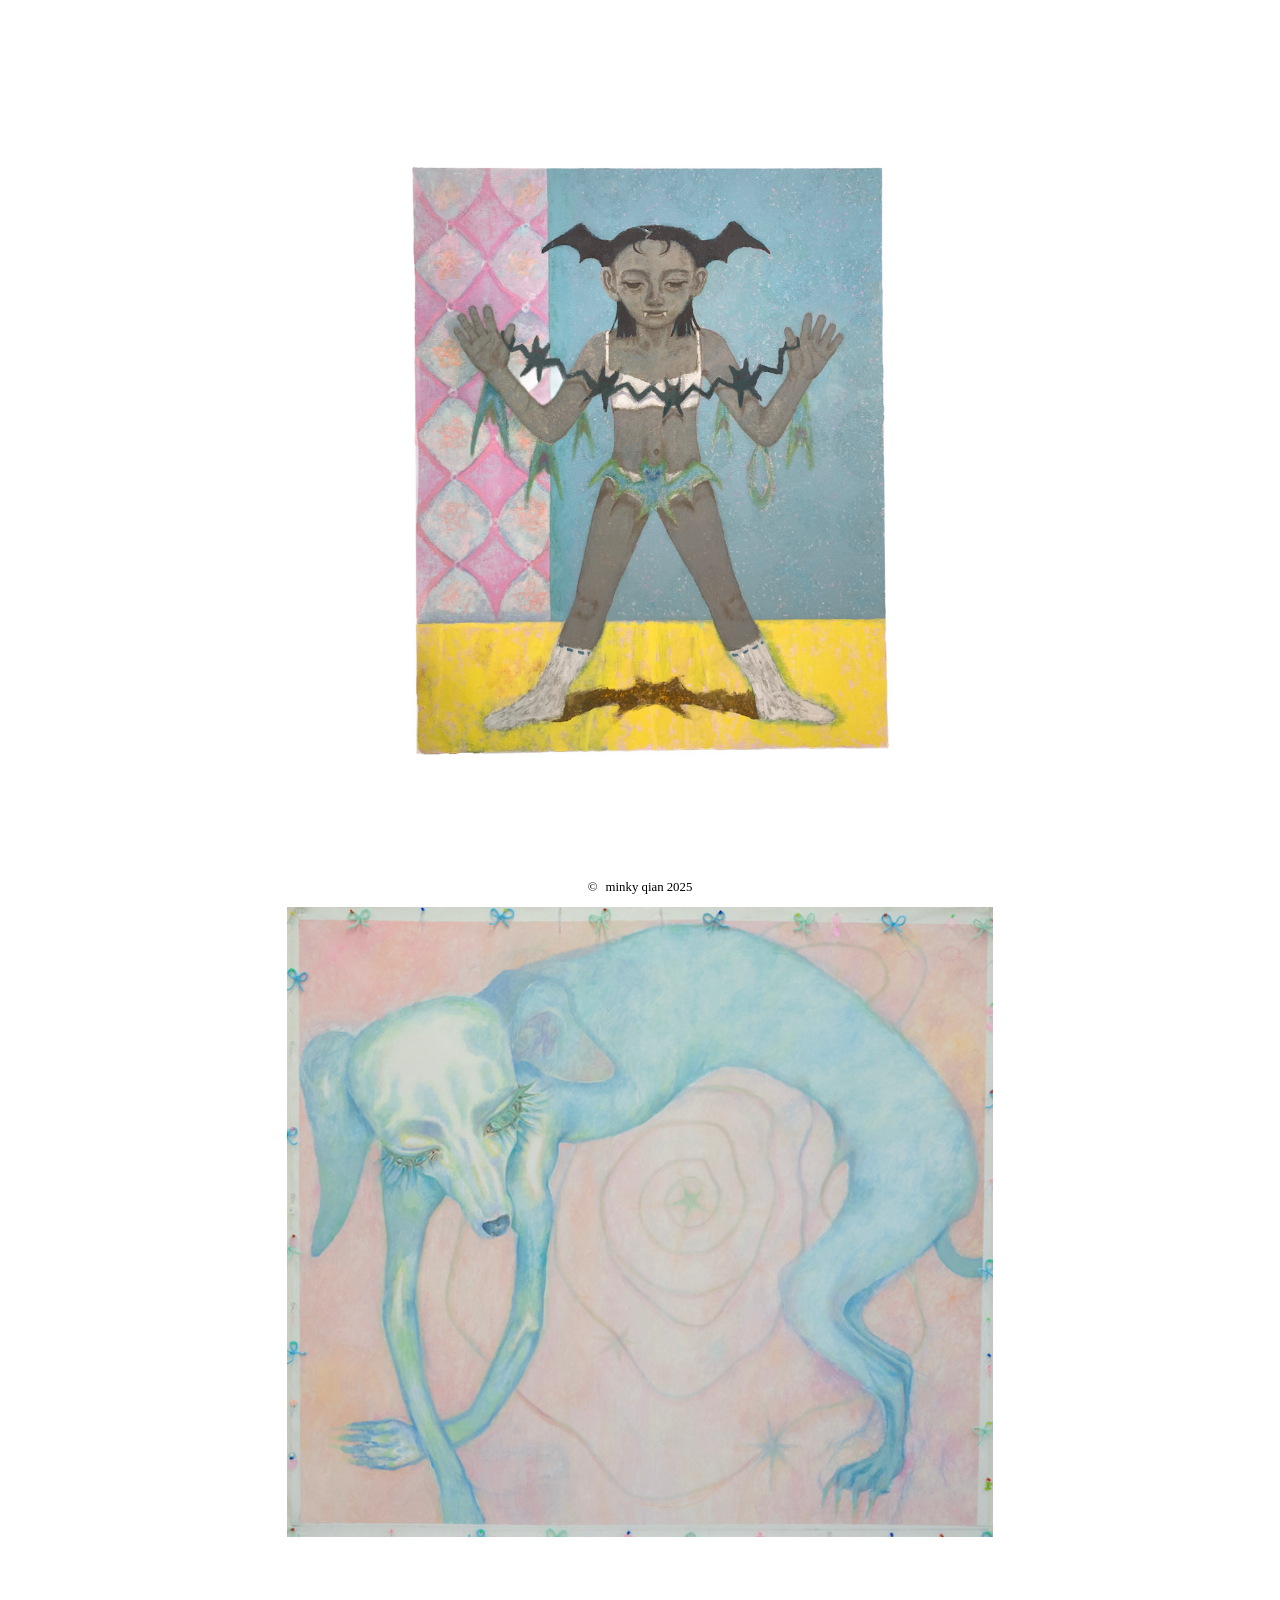
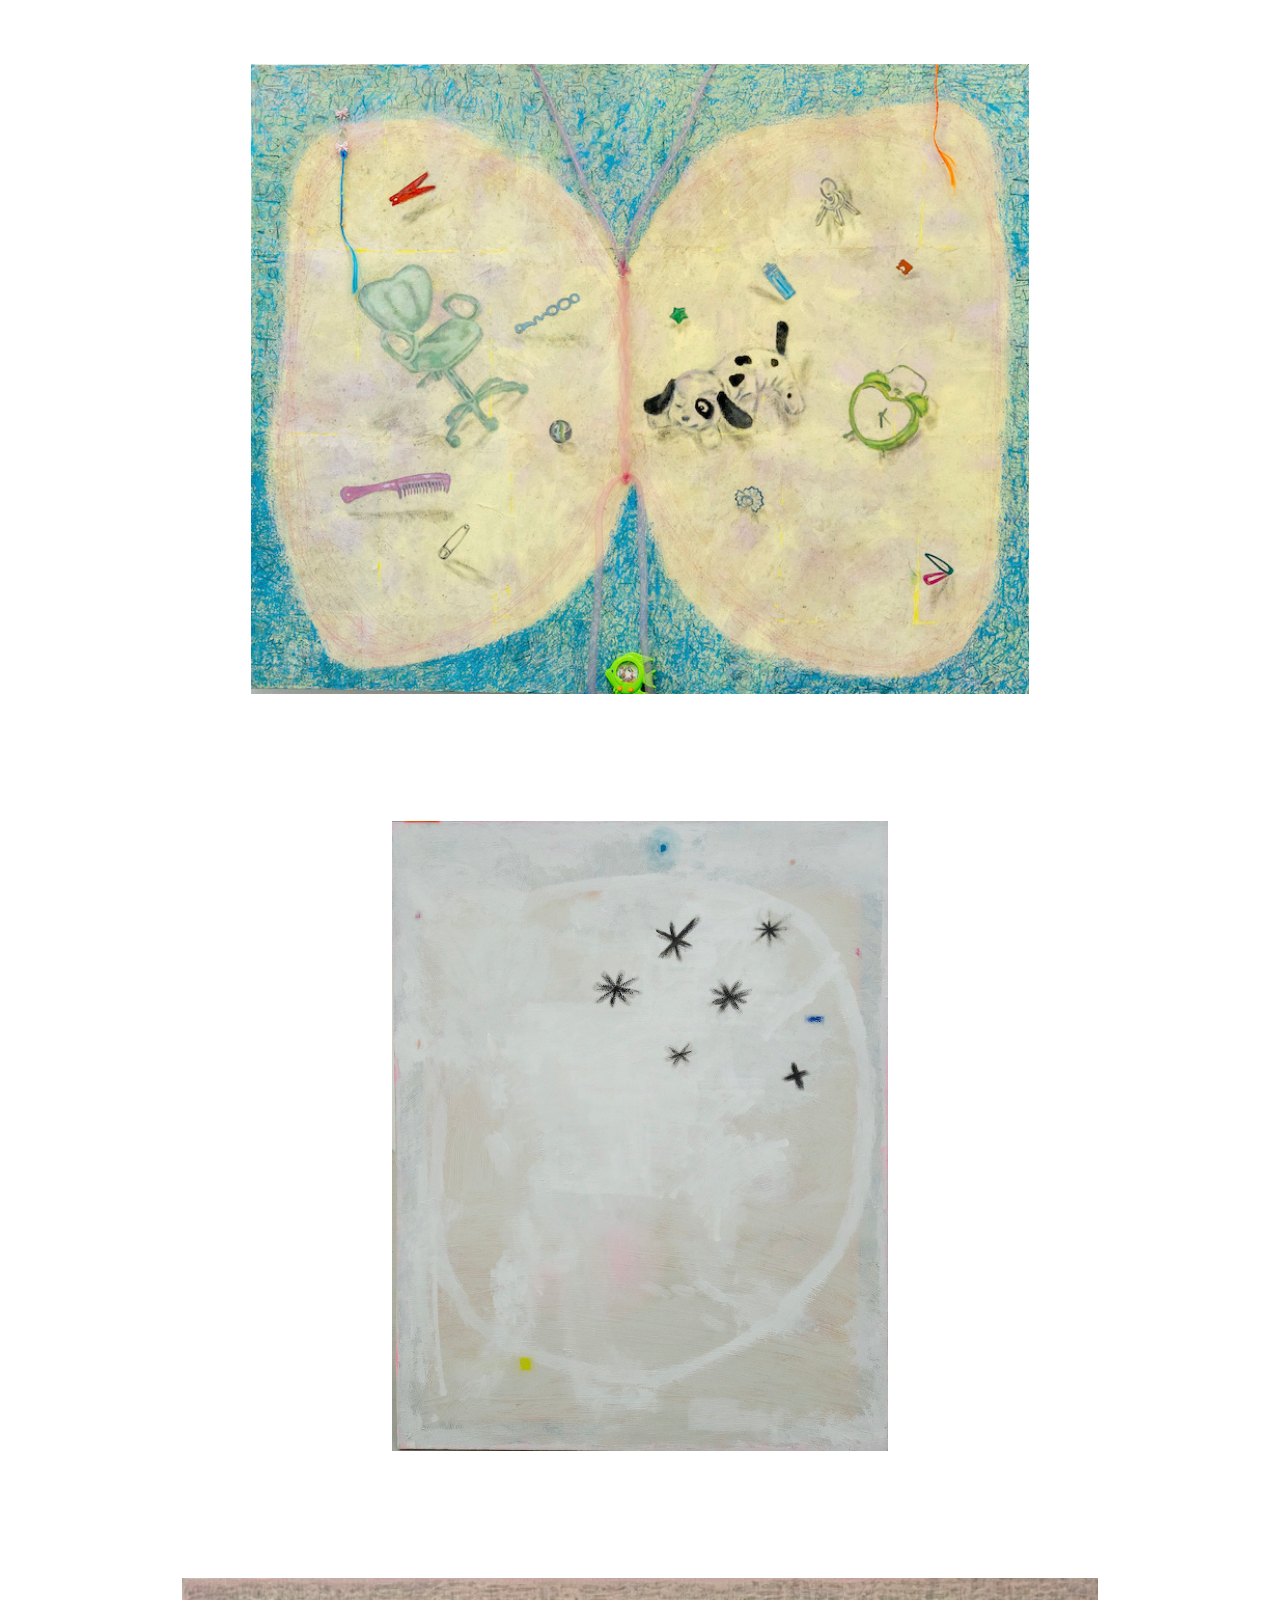
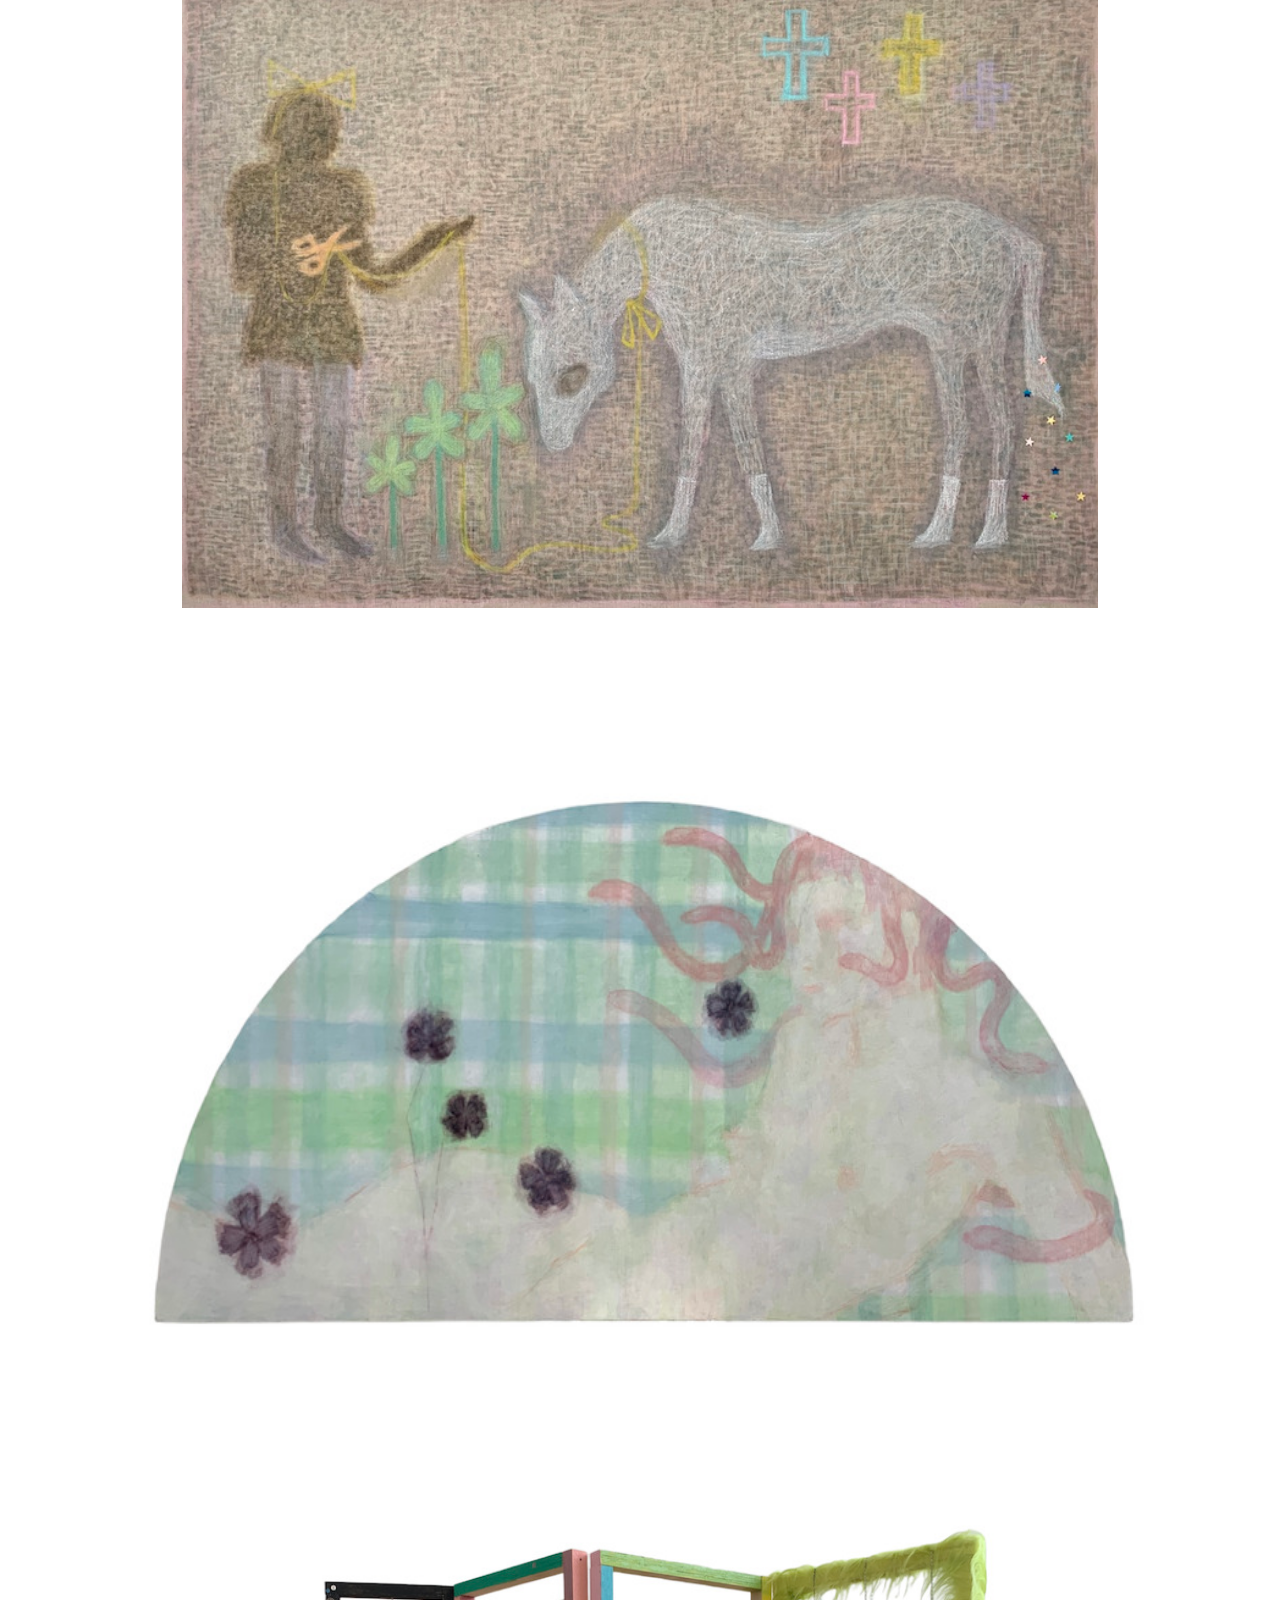
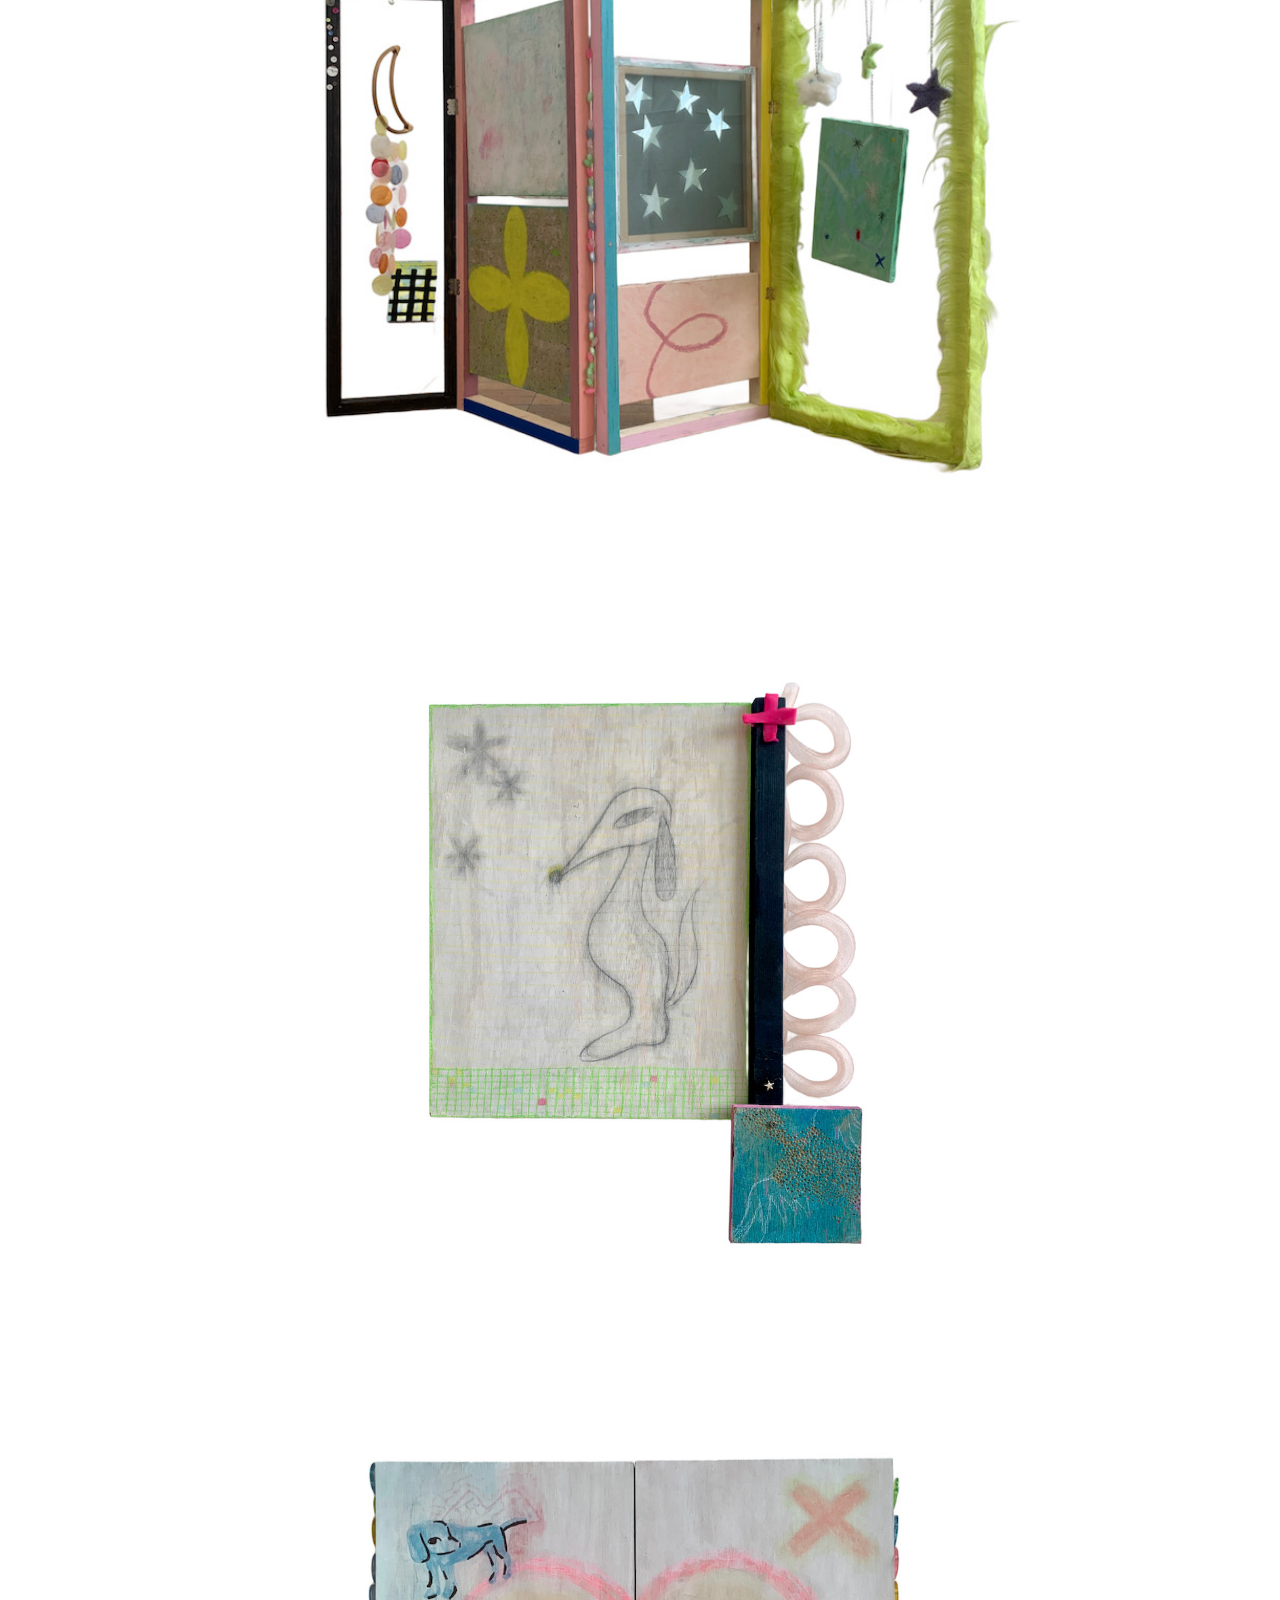
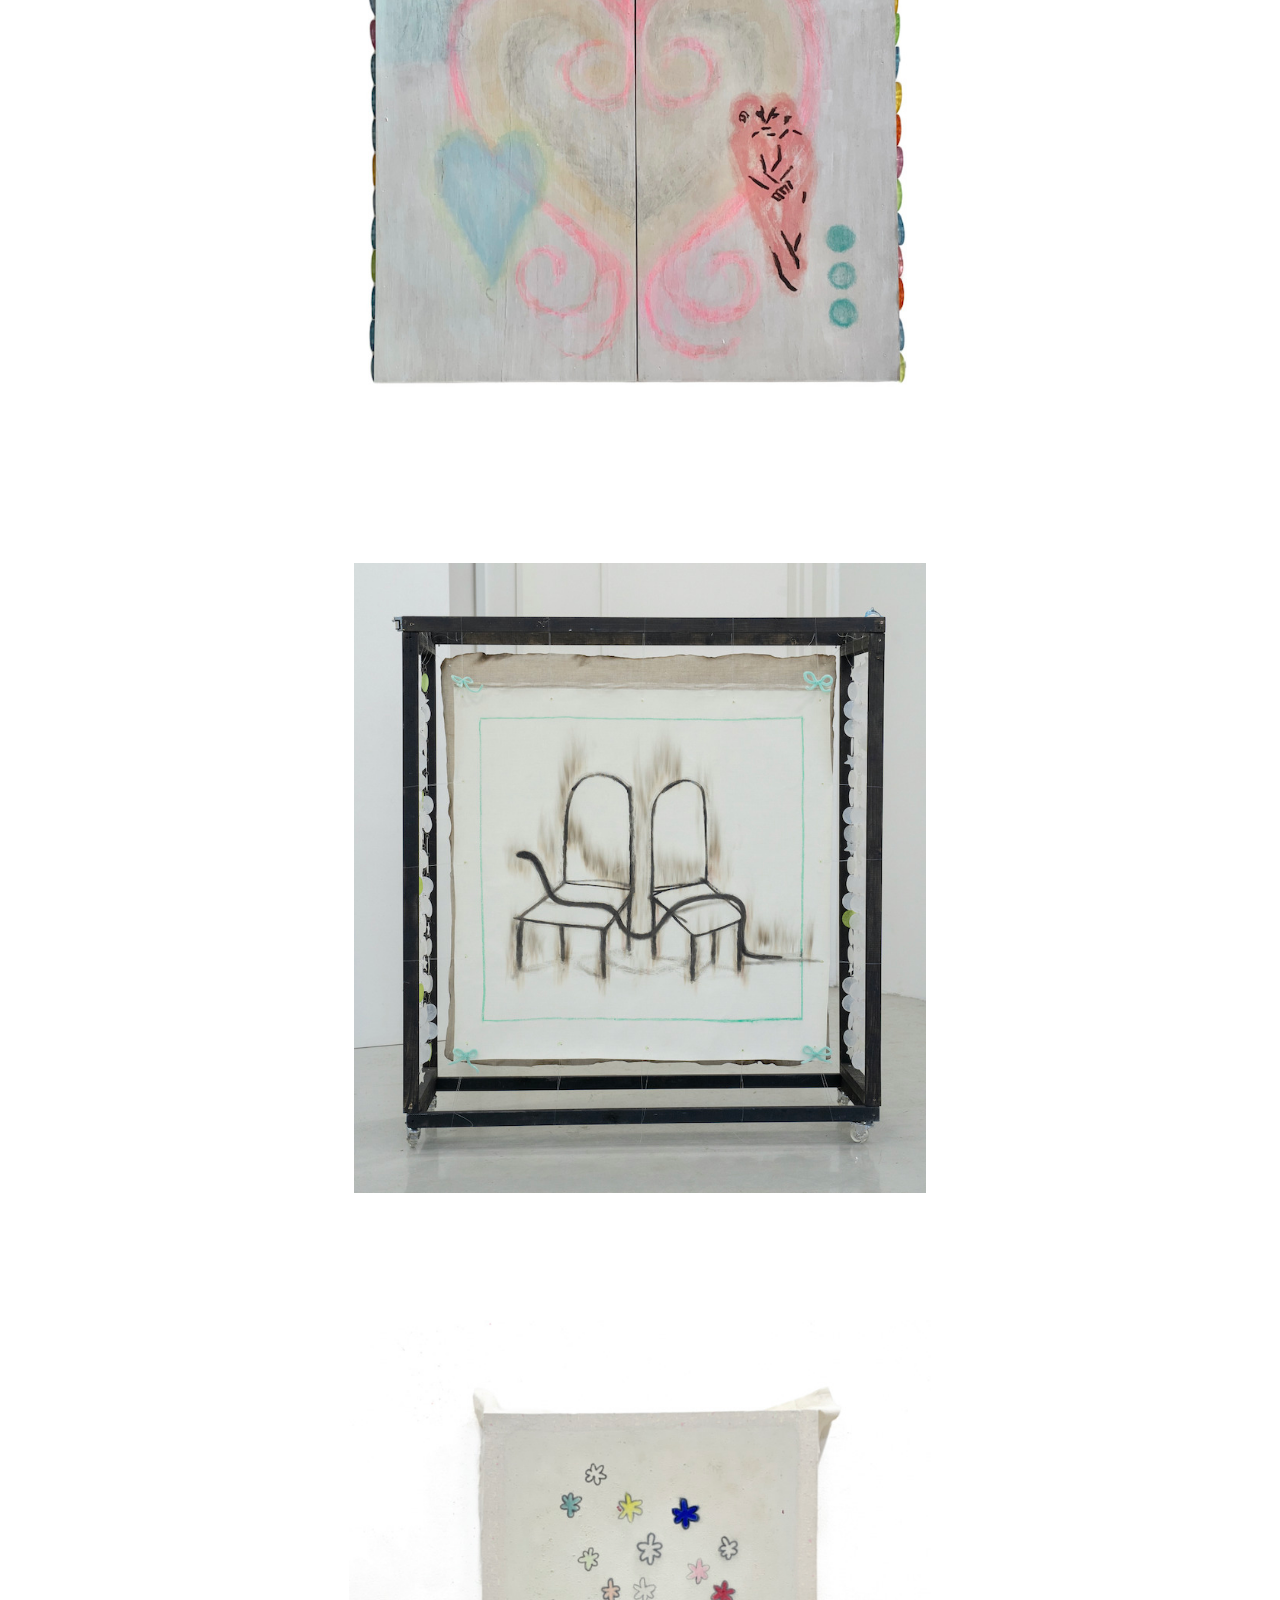
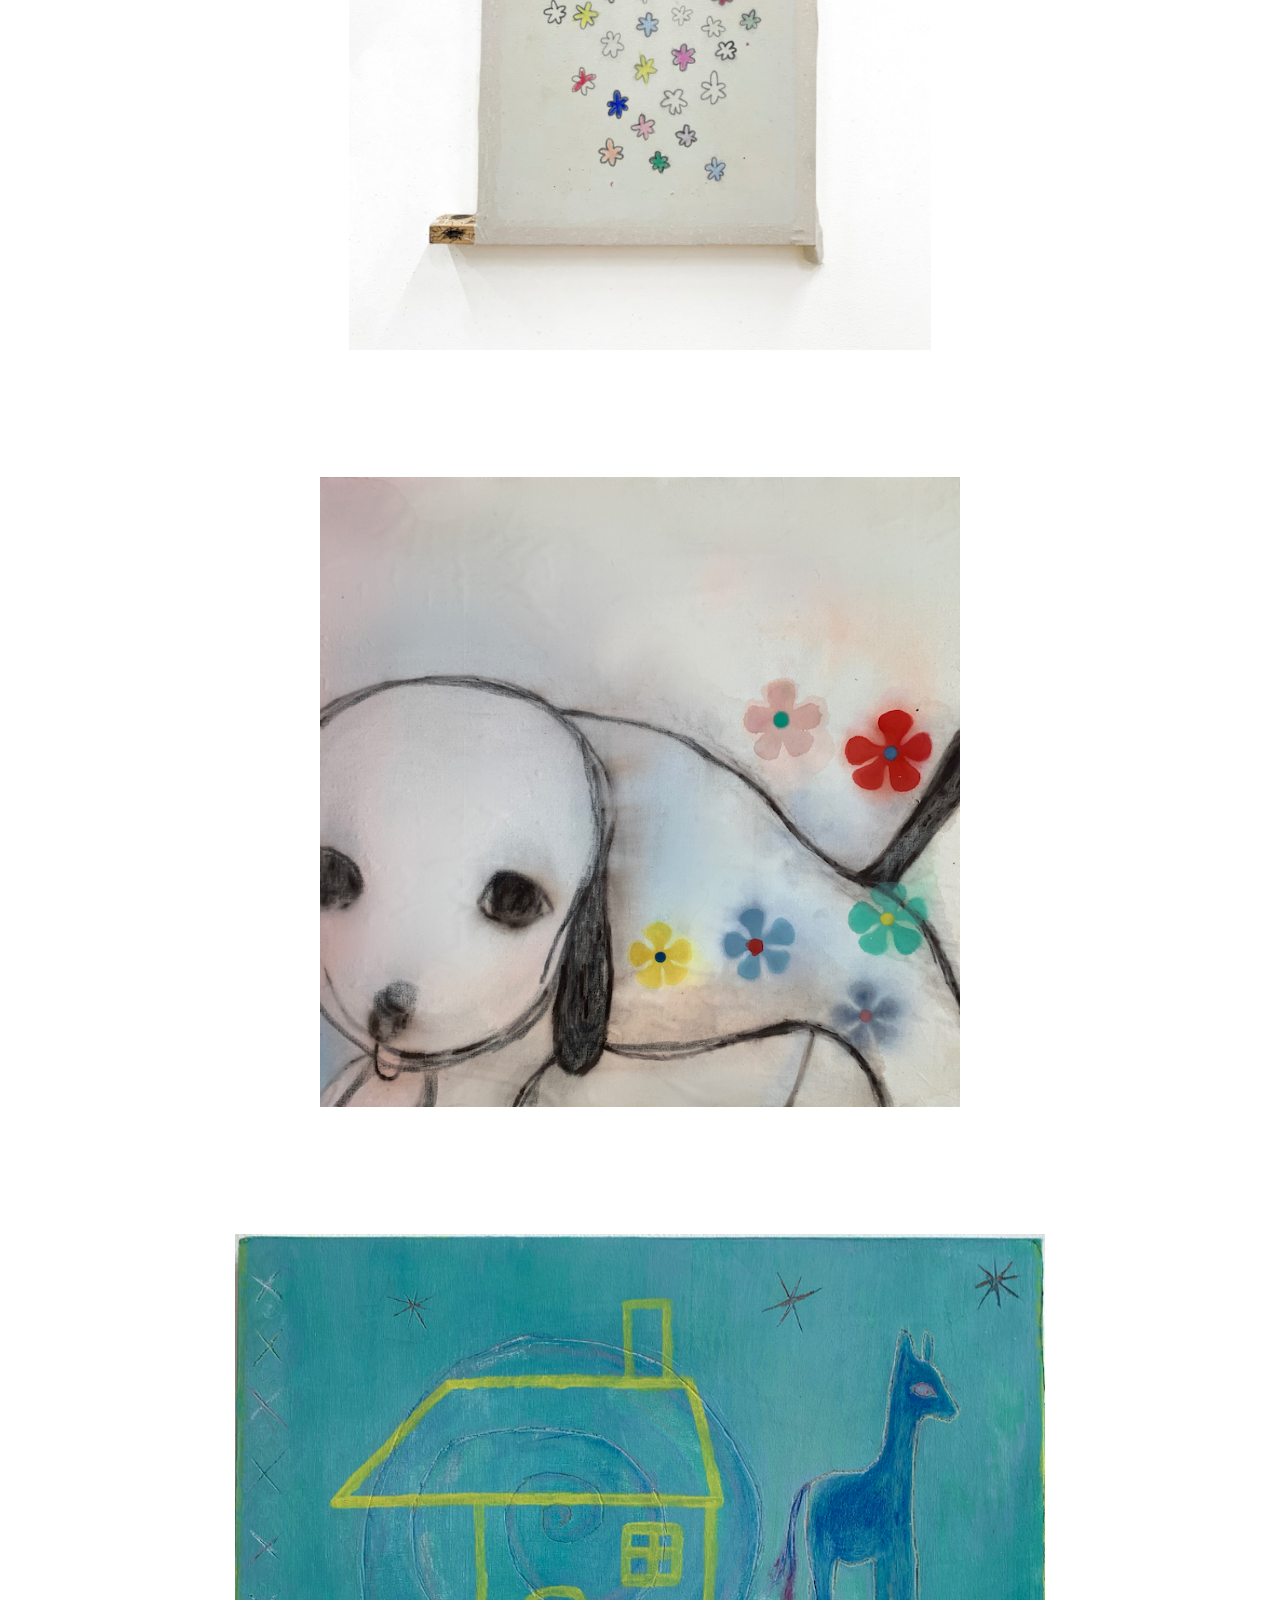
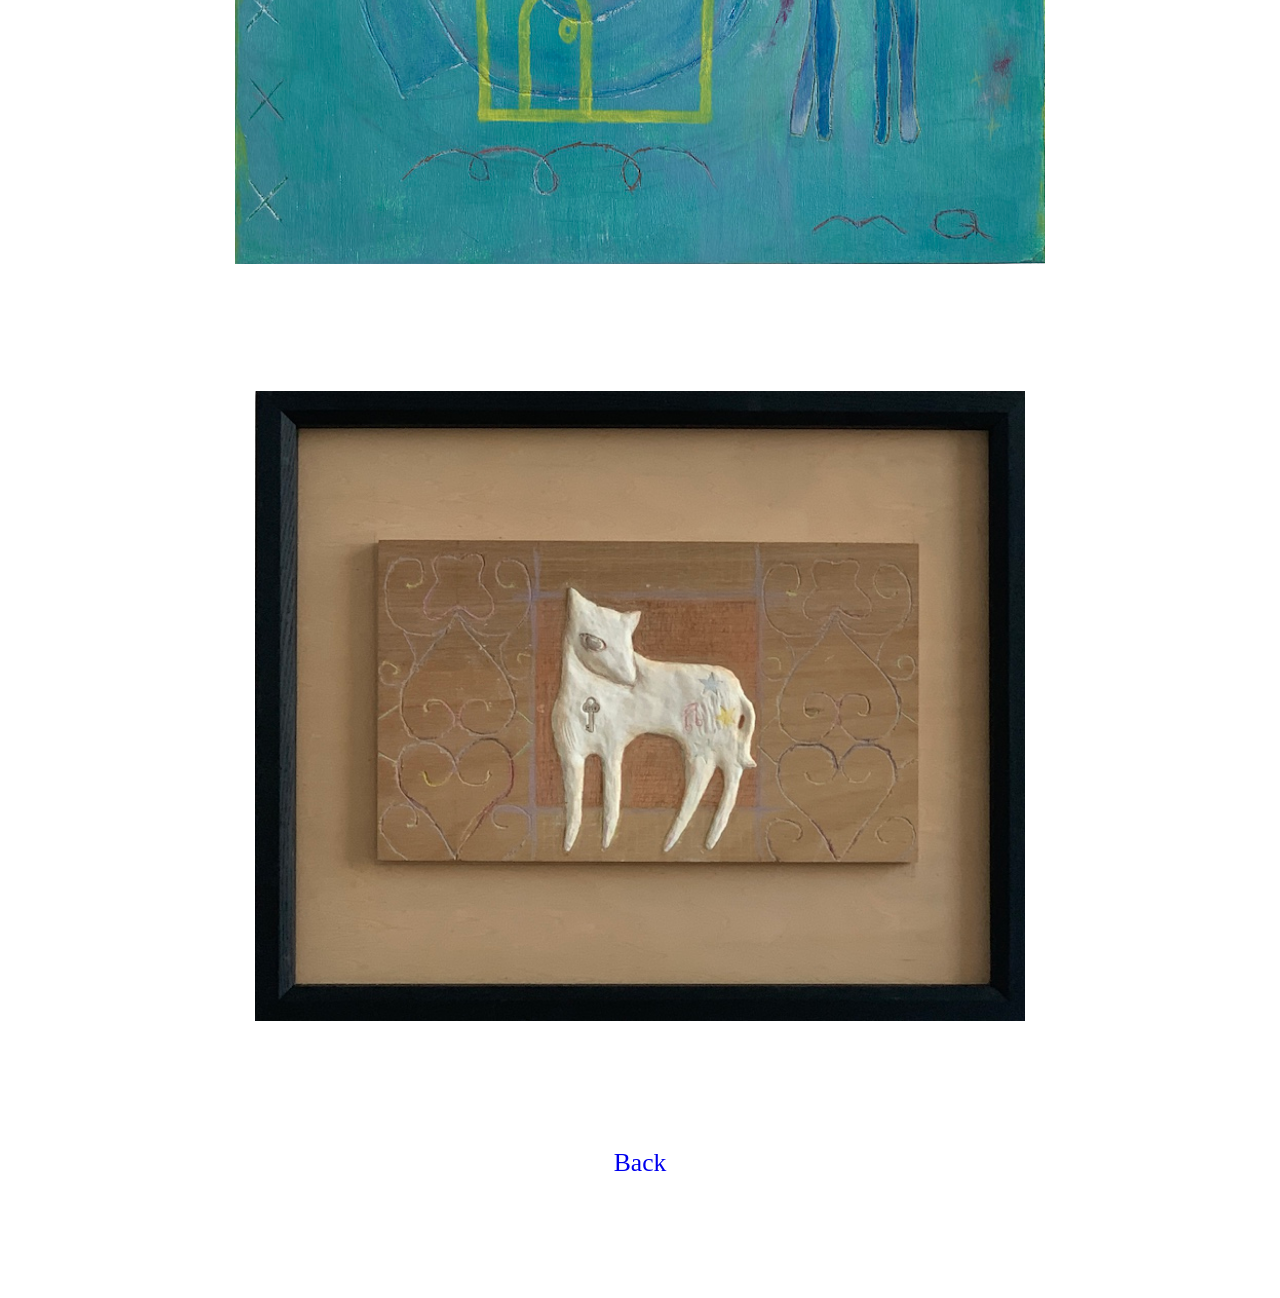
<file: html/2024_2025.html>
<!DOCTYPE html>
<html lang="ja">
  <head>
    <meta charset="UTF-8" />
    <meta name="viewport" content="width=device-width, initial-scale=1" />
    <link rel="stylesheet" href="../style.css" />
    <link rel="icon" href="../images/favicon.ico" type="image/x-icon">
    <link rel="icon" href="../images/favicon.ico" type="image/x-icon">
    <title>2024~2025</title>
  </head>
  <body>
    <div align="center">
      <br /><br />
      <br /><br /><br />
      <div id="image-container"></div>

      <div class="copyright">
        minky qian 2025
      </div>
      <a href="works.html">Back</a>
      <br /><br /><br /><br /><br />

      <script>
        const imageContainer = document.getElementById("image-container");
        const numImages = 14;
        const screenWidth = window.innerWidth;
        const screenHeight = window.innerHeight;
        for (let i = 1; i <= numImages; i++) {
          const img = document.createElement("img");
          img.src = `../images/2024_2025/${i}.jpg`;

          // Apply different styles based on device type
          if (screenWidth / screenHeight > 1 / 1) {
            // PC
            img.style.width = "auto";
            img.style.height = "70vh";
          } else {
            // Phone
            img.style.width = "100vw";
            img.style.height = "auto";
          }

          imageContainer.appendChild(img);

          for (let j = 0; j < 5; j++) {
            const br = document.createElement("br");
            imageContainer.appendChild(br);
          }
        }
      </script>
    </div>
  </body>
</html>
</file>
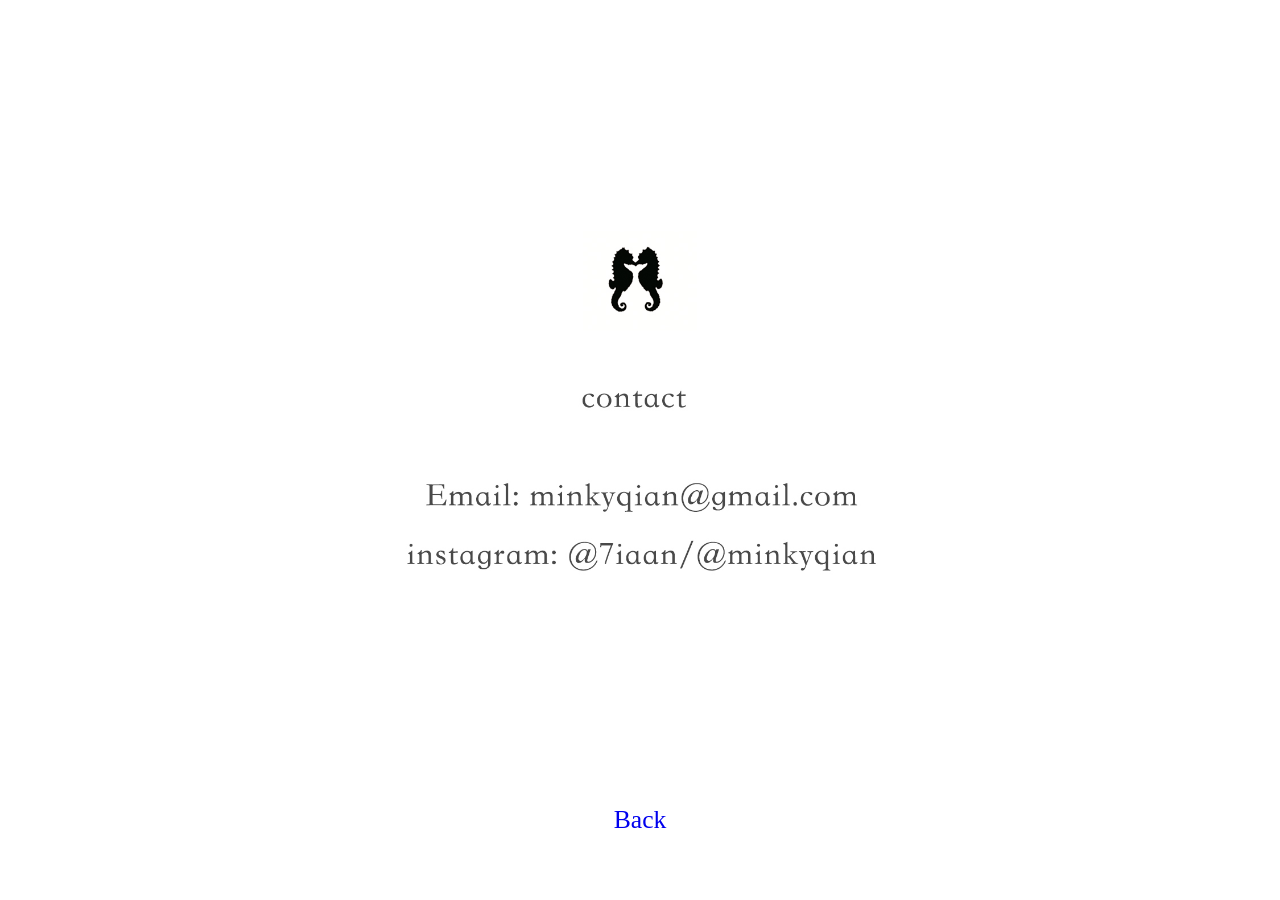
<file: html/contact.html>
<!DOCTYPE html>
  <html lang="ja">
  <head>
    <meta charset="UTF-8" />
    <meta
      name="”viewport”"
      content="”width"
      ="device-width,initial-scale"
      ="1″"
    />
    <link rel="stylesheet" href="../style.css" />
    <title>CV</title>
    <link rel="icon" href="../images/favicon.ico" type="image/x-icon">
  </head>
  <body class="center">
      <img src="../images/contact.jpg" alt="contact-image">

      <a href="../index.html">Back</a>
  </body>
</html>
</file>
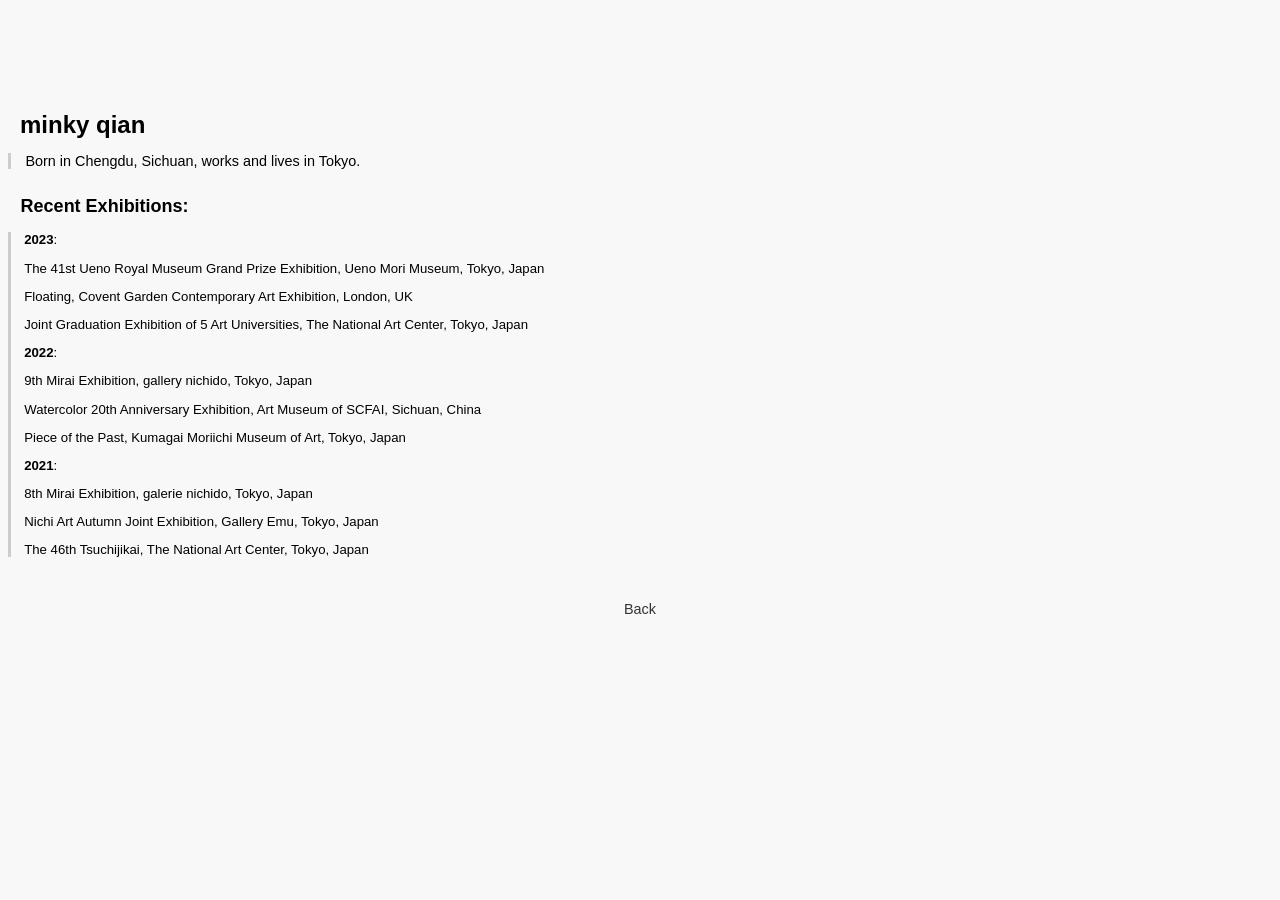
<file: html/cv.html>
<!DOCTYPE html>
<html lang="ja">
  <head>
    <meta charset="UTF-8" />
    <meta name="viewport" content="width=device-width, initial-scale=1">
    <link rel="stylesheet" href="cv.css" />
    <title>CV</title>
    <link rel="icon" href="../images/favicon.ico" type="image/x-icon">
  </head>
  <body style="font-family: Arial, sans-serif; text-align: center; background-color: #f8f8f8; font-size: 25px">
  <main>
      <br /><br /><br />
      <h1>minky qian</h1>
      <p>Born in Chengdu, Sichuan, works and lives in Tokyo.</p>
      <h2>Recent Exhibitions:</h2>
      <ul>
        <li><b>2023</b>:</br></li>
        <li>The 41st Ueno Royal Museum Grand Prize Exhibition, Ueno Mori Museum, Tokyo, Japan</li>
        <li>Floating, Covent Garden Contemporary Art Exhibition, London, UK</li> 
        <li>Joint Graduation Exhibition of 5 Art Universities, The National Art Center, Tokyo, Japan</li>
        <li><b>2022</b>:</br></li>
        <li>9th Mirai Exhibition, gallery nichido, Tokyo, Japan</li>
        <li>Watercolor 20th Anniversary Exhibition, Art Museum of SCFAI, Sichuan, China</li>
        <li>Piece of the Past, Kumagai Moriichi Museum of Art, Tokyo, Japan</li>
        <li><b>2021</b>:</br></li>
        <li>8th Mirai Exhibition, galerie nichido, Tokyo, Japan</li>
        <li>Nichi Art Autumn Joint Exhibition, Gallery Emu, Tokyo, Japan</li>
        <li>The 46th Tsuchijikai, The National Art Center, Tokyo, Japan</li>
      </ul><br/>
      <a href="../index.html">Back</a>
      <br /><br /><br /><br /><br />
    </main>
</body>

</html>
</file>
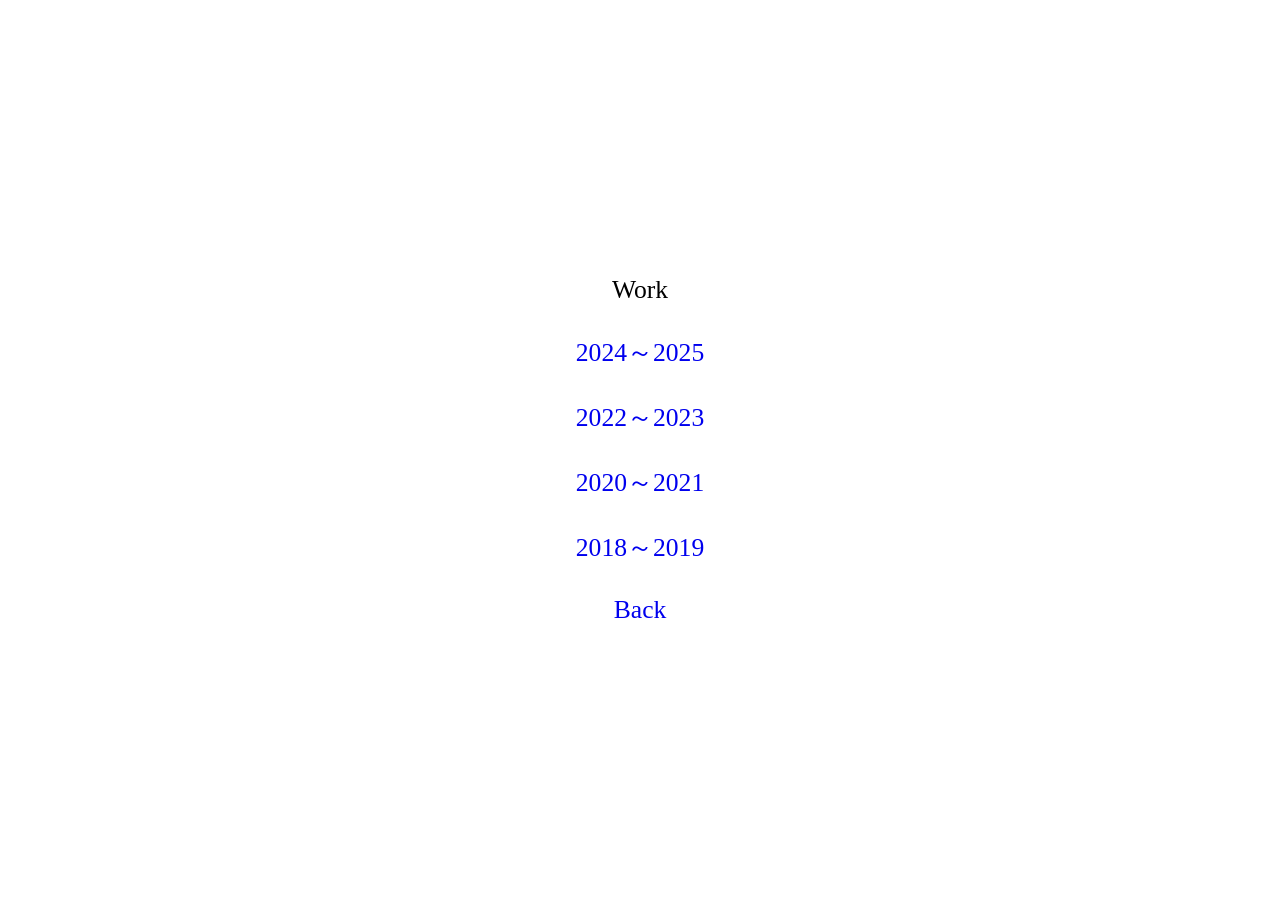
<file: html/works.html>
<!DOCTYPE html>
<html lang="ja">
  <head>
    <meta
      name="”viewport”"
      content="”width"
      ="device-width,initial-scale"
      ="1″"
    />
    <meta charset="UTF-8">
    <link rel="stylesheet" href="../style.css" />
    <title>work</title>
    <link rel="icon" href="../images/favicon.ico" type="image/x-icon">
  </head>
  <body class="center">
    <div align="center">
      Work<br /><br />
      <a href="2024_2025.html">2024～2025</a><br /><br />
      <a href="2022_2023.html">2022～2023</a><br /><br />
      <a href="2020_2021.html">2020～2021</a><br /><br />
      <a href="2018_2019.html">2018～2019</a><br /><br />
      <a href="../index.html">Back</a>
    </div>
  </body>
</html>
</file>
<file: minkyqian/style.css>
* CSS Reset */

/* Box sizing rules */
*,
*::before,
*::after {
  box-sizing: border-box;
}

/* Remove default margin */
body {
  margin: 0;
  padding: 0;
}

/* Remove list styles */
ul,
ol {
  list-style: none;
}

/* Set default font family and size */
body {
  font-family: American Typewriter, serif;
  font-size: 5vw;
  font-color: blue;

}
a {
  text-decoration: none;
}


/*写真の配列に対する操作*/

html {
  height: 100%;
  margin: 0;
}
body {
  height: 100%;
  margin: 0;
}

footer {
  text-align: center;
}
.mainFooter {
  background: brown;
  position: absolute;
  top: 50%;
}
.center {
  display: flex;
  justify-content: center;
  align-items: center;
  height: 100%;
  flex-flow: column;
}
/*ブロック要素を横並びに*/
.sideBySide {
  display: flex;
}

.image-vw {
  width: 100vw;
}
.image-vw2 {
  width: 50vw;
}
img {
  height: auto;
}

/*copyright*/
.copyright {
  font-size: 3vw;
  text-align: center;
  position: fixed;
  bottom: 5px;
  width: 100%;
  margin-bottom: 0;
}

/* Insert the copyright symbol using ::before pseudo-element */
.copyright::before {
  content: "\00a9"; /* Unicode for copyright symbol */
  display: inline-block;
  margin-right: 5px;
}




/*Must use separated CSS file for アットマークtag*/
/*PC設定*/
@media screen and (min-aspect-ratio: 1/1) {
  .image-vw {
    max-width: 40%;
    left: -75%;
    transform: translateX(75%);
  }
  .image-vw2 {
    max-width: 25%;
    left: -95%;
    transform: translateX(95%);
    height: 20%;
  }

  body {
    font-size: 2vw;
  }
  img {
    max-width: 80vw;
    height: auto;
  }

/*copyright*/
.copyright {
  font-size: 1vw;
  text-align: center;
  position: fixed;
  bottom: 5px;
  width: 100%;
  margin-bottom: 0;
  }
}


.topFixed {
  position: fixed;
  top: 20px;
  right: 20px;
  z-index: 999;
  }
}
</file>
<file: style.css>
* CSS Reset */

/* Box sizing rules */
*,
*::before,
*::after {
  box-sizing: border-box;
}

/* Remove default margin */
body {
  margin: 0;
  padding: 0;
}

/* Remove list styles */
ul,
ol {
  list-style: none;
}

/* Set default font family and size */
body {
  font-family: American Typewriter, serif;
  font-size: 5vw;
  font-color: blue;

}
a {
  text-decoration: none;
}


/*写真の配列に対する操作*/

html {
  height: 100%;
  margin: 0;
}
body {
  height: 100%;
  margin: 0;
}

footer {
  text-align: center;
}
.mainFooter {
  background: brown;
  position: absolute;
  top: 50%;
}
.center {
  display: flex;
  justify-content: center;
  align-items: center;
  height: 100%;
  flex-flow: column;
}
/*ブロック要素を横並びに*/
.sideBySide {
  display: flex;
}

.image-vw {
  width: 100vw;
}
.image-vw2 {
  width: 50vw;
}
img {
  height: auto;
}

/*copyright*/
.copyright {
  font-size: 3vw;
  text-align: center;
  position: fixed;
  bottom: 5px;
  width: 100%;
  margin-bottom: 0;
}

/* Insert the copyright symbol using ::before pseudo-element */
.copyright::before {
  content: "\00a9"; /* Unicode for copyright symbol */
  display: inline-block;
  margin-right: 5px;
}




/*Must use separated CSS file for アットマークtag*/
/*PC設定*/
@media screen and (min-aspect-ratio: 1/1) {
  .image-vw {
    max-width: 40%;
    left: -75%;
    transform: translateX(75%);
  }
  .image-vw2 {
    max-width: 25%;
    left: -95%;
    transform: translateX(95%);
    height: 20%;
  }

  body {
    font-size: 2vw;
  }
  img {
    max-width: 80vw;
    height: auto;
  }

/*copyright*/
.copyright {
  font-size: 1vw;
  text-align: center;
  position: fixed;
  bottom: 5px;
  width: 100%;
  margin-bottom: 0;
  }
}


.topFixed {
  position: fixed;
  top: 20px;
  right: 20px;
  z-index: 999;
  }
}
</file>
<file: html/cv.css>
/* Variables */
      :root {
        --font-size-phone: 0.7rem;
        --font-size-pc: 0.75rem;
      }

      body {
        font-family: Arial, sans-serif;
        text-align: center;
        background-color: #f8f8f8;
        font-size: var(--font-size-phone);
      }

      h1 {
        font-size: calc(2 * var(--font-size-phone));
        margin-bottom: 0.5em;
        text-align: left;
        padding-left: 0.5em;
      }

      p {
        font-size: calc(1.2 * var(--font-size-phone));
        margin-top: 1em;
        padding-left: 1em;
        text-align: left;
        border-left: 3px solid #ccc;
      }

      h2 {
        font-size: calc(1.5 * var(--font-size-phone));
        margin-top: 1.5em;
        text-align: left;
        padding-left: 0.7em;
      }

      ul {
        list-style-type: none;
        padding: 0;
        margin: 0;
        border-left: 3px solid #ccc;

      }

      ul li {
        font-size: calc(1.1 * var(--font-size-phone));
        margin-top: 1em;
        padding-left: 1em;
        text-align: left;
��������word-wrap: break-word; /* Enable automatic line breaks */
        
      }


      ul li span {
        display: inline-block;
        text-indent: 2em;
      }

      a {
        color: #333;
        text-decoration: none;
        font-size: calc(1.2 * var(--font-size-phone));
        display: block;
        margin-top: 1em;
      }

      /* Media Queries */
      @media screen and (min-aspect-ratio: 1/1) {
        body {
          font-size: var(--font-size-pc);
        }

        h1 {
          font-size: calc(2 * var(--font-size-pc));
        }

        p {
          font-size: calc(1.2 * var(--font-size-pc));
        }

        h2 {
          font-size: calc(1.5 * var(--font-size-pc));
        }

        ul li {
          font-size: calc(1.1 * var(--font-size-pc));
        }

        a {
          font-size: calc(1.2 * var(--font-size-pc));
        }
      }
</file>
